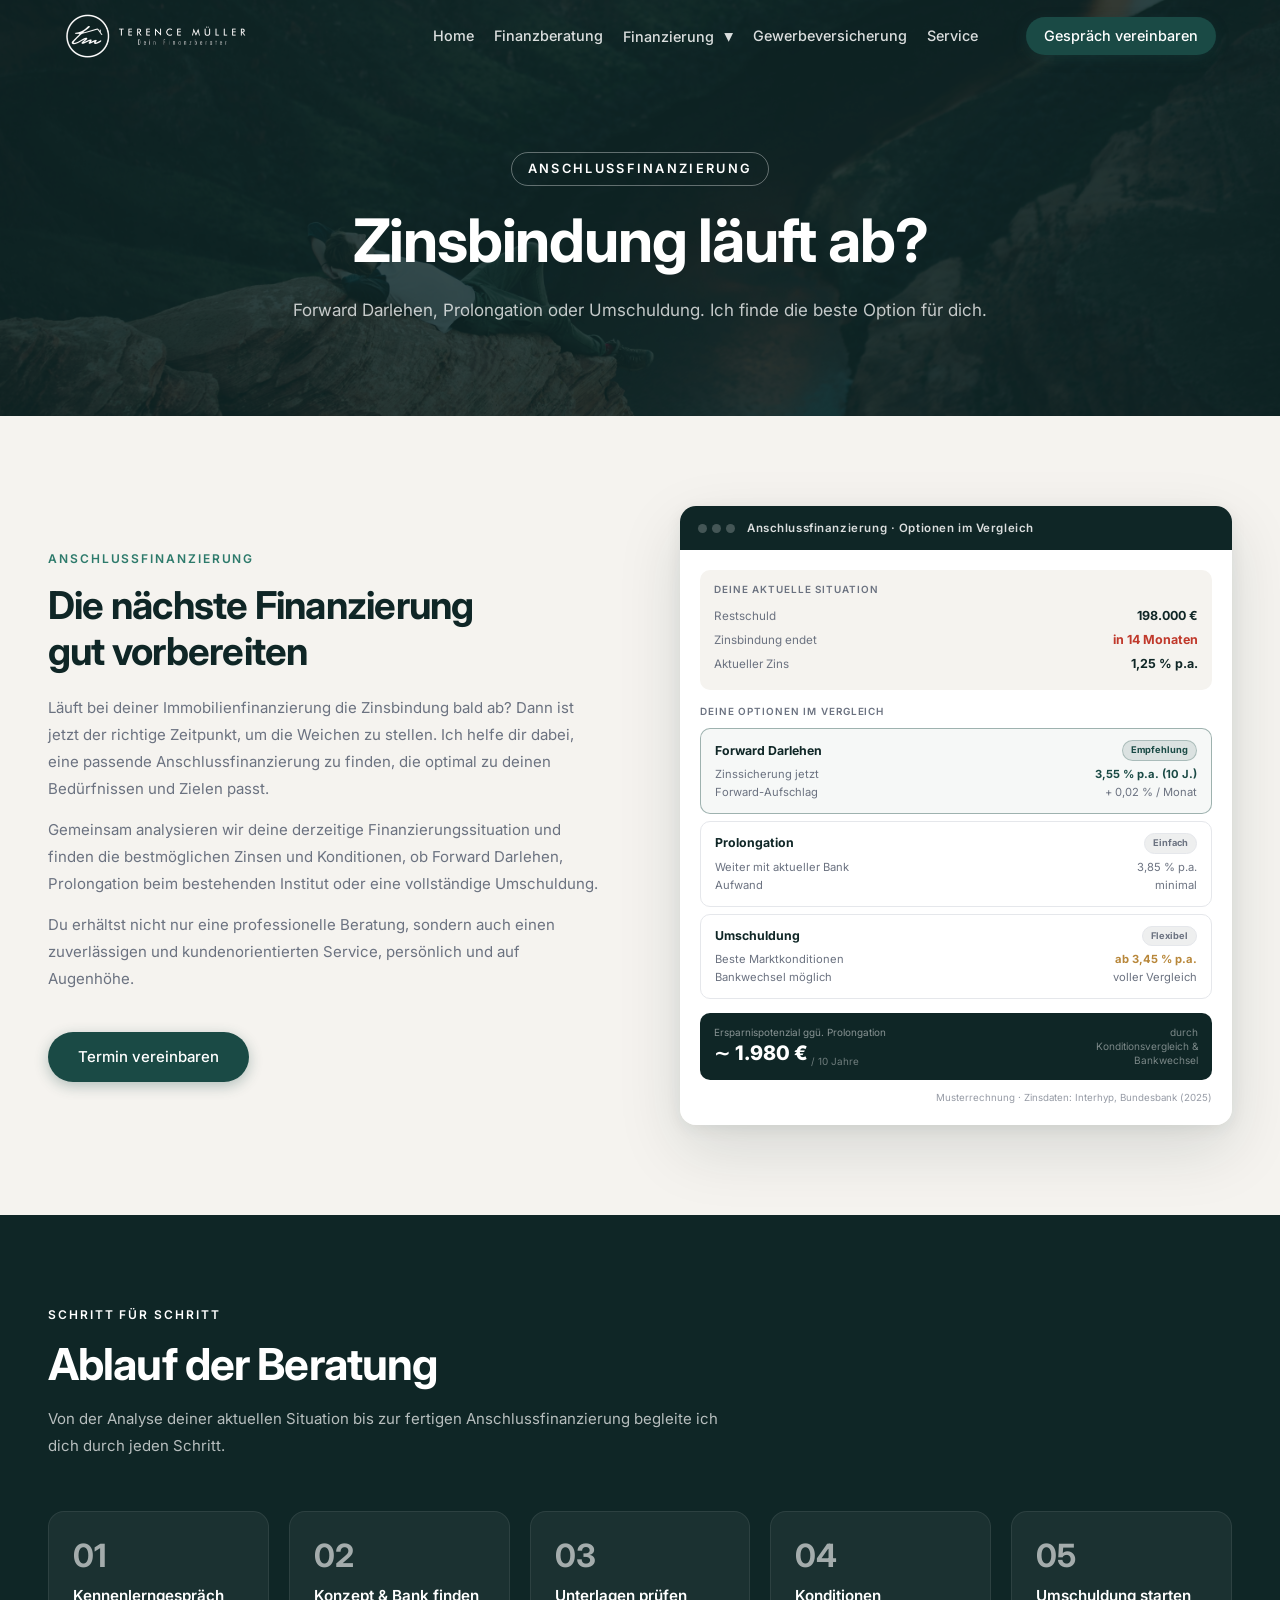
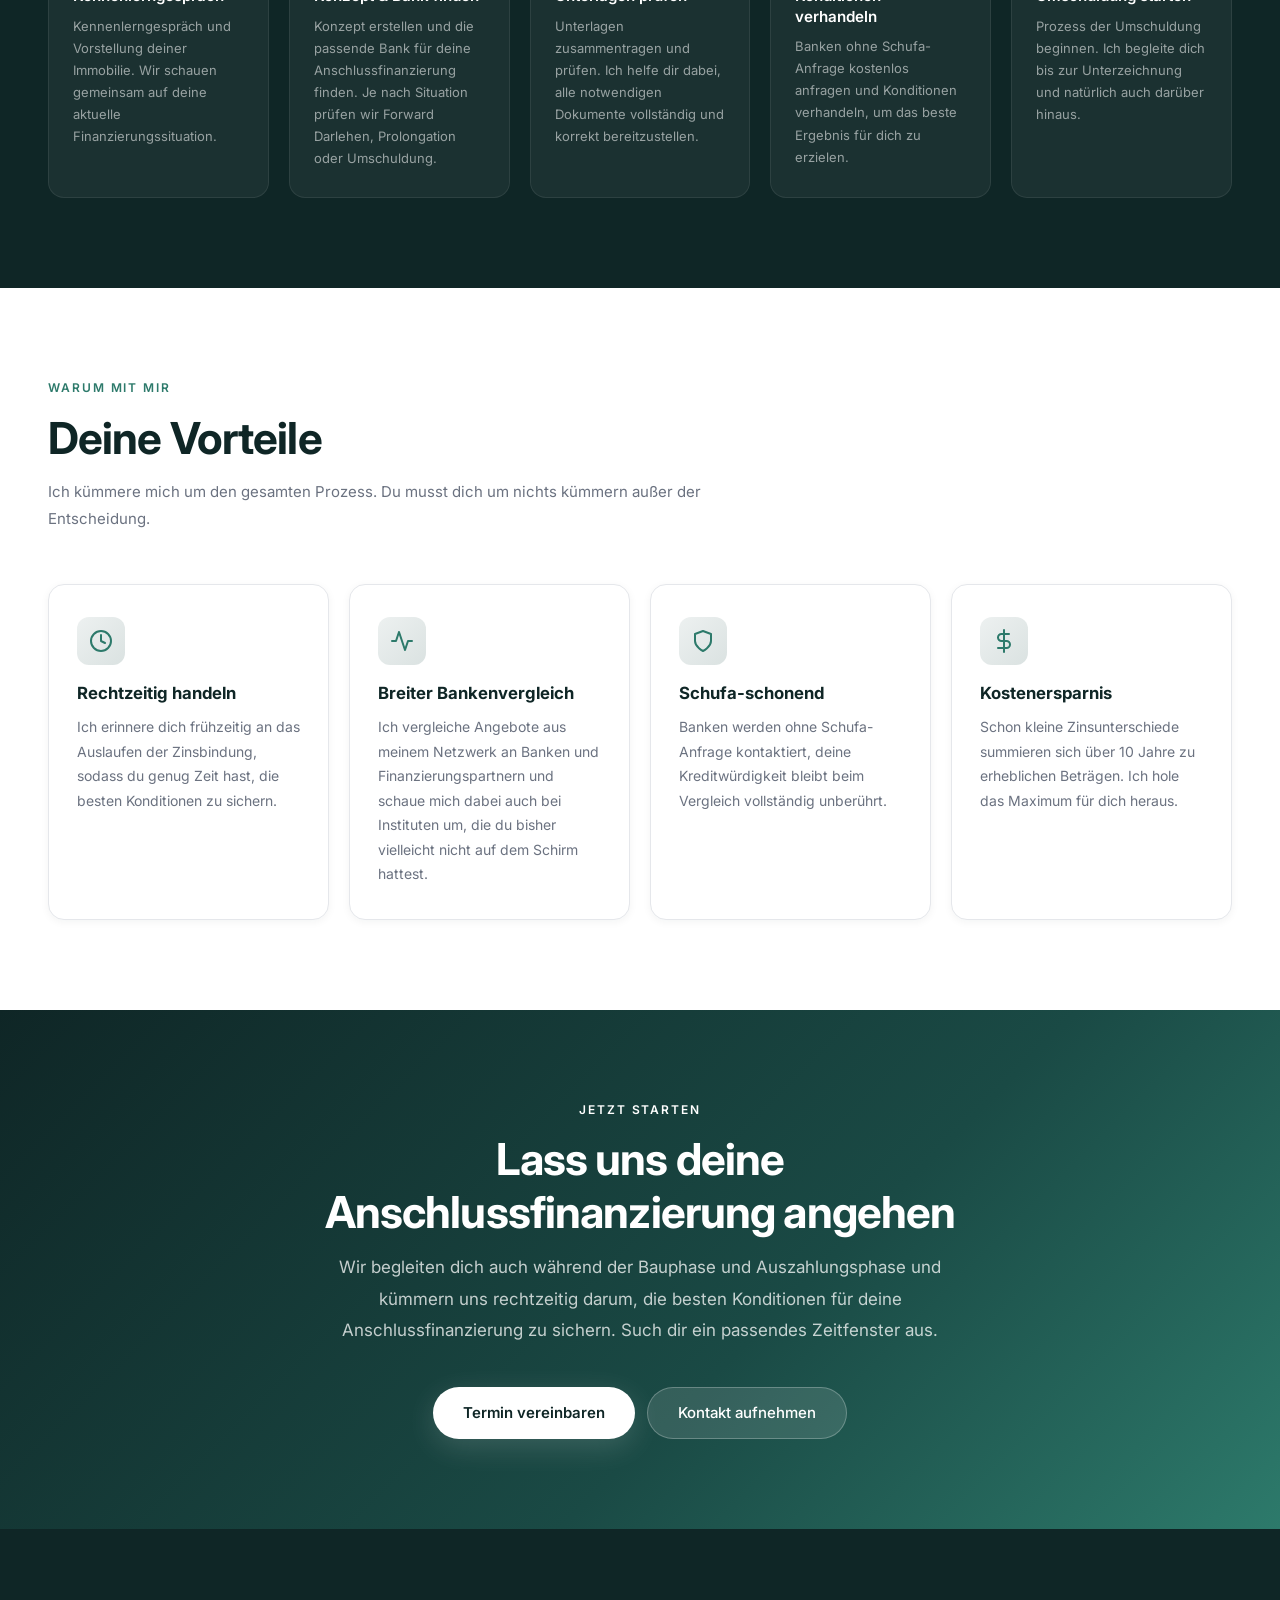
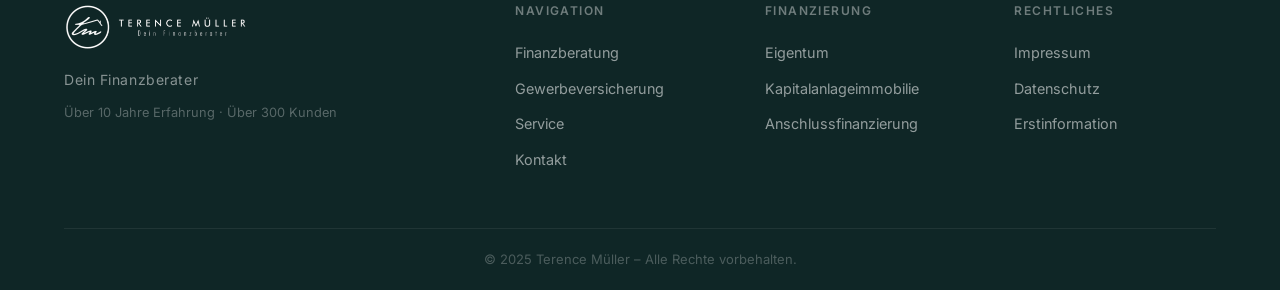
<file: anschlussfinanzierung.html>
<!DOCTYPE html>
<html lang="de">
<head>
  <meta charset="UTF-8" />
  <meta name="viewport" content="width=device-width, initial-scale=1.0" />
  <title>Anschlussfinanzierung – Finanzierung | Terence Müller</title>
  <meta name="description" content="Anschlussfinanzierung: Forward Darlehen, Prolongation oder Umschuldung – professionelle Beratung durch Terence Müller." />
  <link rel="preconnect" href="https://fonts.googleapis.com" />
  <link rel="preconnect" href="https://fonts.gstatic.com" crossorigin />
  <link href="https://fonts.googleapis.com/css2?family=Inter:wght@300;400;500;600;700&display=swap" rel="stylesheet" />
  <link rel="stylesheet" href="style.css" />
  <style>
    /* PAGE HERO */
    .page-hero {
      position: relative;
      background: var(--c-dark);
      padding: calc(var(--nav-h) + 80px) 24px 90px;
      overflow: hidden;
      text-align: center;
    }
    .page-hero::before {
      content: '';
      position: absolute; inset: 0;
      background: url('Bilder/Wallpaper.jpg') center/cover no-repeat;
      opacity: .18;
    }
    .page-hero__inner {
      position: relative; z-index: 2;
      max-width: 720px; margin: 0 auto;
    }
    .page-hero__eyebrow {
      display: inline-block;
      font-size: .8rem; font-weight: 600;
      letter-spacing: .18em; text-transform: uppercase;
      color: var(--c-gold); margin-bottom: 20px;
      padding: 6px 16px;
      border: 1px solid rgba(255,255,255,.35);
      border-radius: 50px;
    }
    .page-hero h1 {
      font-size: clamp(2.25rem, 5vw, 3.75rem);
      font-weight: 700; color: #fff;
      letter-spacing: -.02em; line-height: 1.15; margin-bottom: 20px;
    }
    .page-hero p { font-size: 1.0625rem; color: rgba(255,255,255,.75); line-height: 1.8; }

    /* === UNIFIED SECTION SYSTEM === */
    .gw-section { padding: 90px 0; }
    .gw-section--dark  { background: var(--c-dark); }
    .gw-section--light { background: var(--c-bg); }
    .gw-section--white { background: var(--c-bg-card); }

    .gw-inner { max-width: 1300px; margin: 0 auto; padding: 0 48px; }

    .gw-header { margin-bottom: 52px; max-width: 800px; }
    .gw-eyebrow {
      display: block; font-size: .75rem; font-weight: 600;
      letter-spacing: .16em; text-transform: uppercase; margin-bottom: 14px;
    }
    .gw-section--dark .gw-eyebrow  { color: var(--c-gold); }
    .gw-section--light .gw-eyebrow,
    .gw-section--white .gw-eyebrow { color: var(--c-teal-mid); }

    .gw-title {
      font-size: clamp(1.75rem, 3.5vw, 2.75rem);
      font-weight: 700; letter-spacing: -.02em; line-height: 1.2; margin-bottom: 14px;
    }
    .gw-section--dark .gw-title  { color: #fff; }
    .gw-section--light .gw-title,
    .gw-section--white .gw-title { color: var(--c-dark); }

    .gw-subtitle { font-size: .9375rem; line-height: 1.8; max-width: 680px; }
    .gw-section--dark .gw-subtitle  { color: rgba(255,255,255,.7); }
    .gw-section--light .gw-subtitle,
    .gw-section--white .gw-subtitle { color: var(--c-text-muted); }

    /* Grids */
    .gw-grid { display: grid; gap: 20px; }
    .gw-grid--4 { grid-template-columns: repeat(4, 1fr); }
    .gw-grid--3 { grid-template-columns: repeat(3, 1fr); }
    .gw-grid--2 { grid-template-columns: repeat(2, 1fr); }

    /* Base card */
    .gw-card {
      border-radius: var(--radius-md);
      padding: 32px 28px;
      position: relative; overflow: hidden;
      transition: transform var(--transition), border-color var(--transition), box-shadow var(--transition);
    }
    .gw-card::before {
      content: '';
      position: absolute; bottom: 0; left: 0; right: 0; height: 3px;
      transform: scaleX(0); transform-origin: left;
      transition: transform var(--transition);
    }
    .gw-card:hover { transform: translateY(-4px); }
    .gw-card:hover::before { transform: scaleX(1); }
    .gw-card__icon {
      width: 48px; height: 48px; border-radius: 12px;
      display: flex; align-items: center; justify-content: center;
      margin-bottom: 18px;
    }
    .gw-card__icon svg { width: 24px; height: 24px; }
    .gw-card h3 { font-size: 1.05rem; font-weight: 700; margin-bottom: 10px; line-height: 1.3; }
    .gw-card p  { font-size: .875rem; line-height: 1.75; }

    /* Dark section cards */
    .gw-section--dark .gw-card {
      background: rgba(255,255,255,.05);
      border: 1px solid rgba(255,255,255,.08);
    }
    .gw-section--dark .gw-card:hover { border-color: rgba(255,255,255,.3); }
    .gw-section--dark .gw-card::before { background: linear-gradient(90deg, var(--c-teal-mid), var(--c-gold)); }
    .gw-section--dark .gw-card__icon  { background: rgba(255,255,255,.12); }
    .gw-section--dark .gw-card__icon svg { color: var(--c-gold); }
    .gw-section--dark .gw-card h3 { color: #fff; }
    .gw-section--dark .gw-card p  { color: rgba(255,255,255,.6); }

    /* Light / white section cards */
    .gw-section--light .gw-card,
    .gw-section--white .gw-card {
      background: var(--c-bg-card);
      border: 1px solid var(--c-border);
      box-shadow: 0 2px 8px rgba(15,38,38,.05);
    }
    .gw-section--light .gw-card:hover,
    .gw-section--white .gw-card:hover { box-shadow: var(--shadow-lg); }
    .gw-section--light .gw-card::before,
    .gw-section--white .gw-card::before { background: linear-gradient(90deg, var(--c-teal), var(--c-gold)); }
    .gw-section--light .gw-card__icon,
    .gw-section--white .gw-card__icon { background: linear-gradient(135deg, rgba(26,74,69,.08), rgba(26,74,69,.16)); }
    .gw-section--light .gw-card__icon svg,
    .gw-section--white .gw-card__icon svg { color: var(--c-teal-mid); }
    .gw-section--light .gw-card h3,
    .gw-section--white .gw-card h3 { color: var(--c-dark); }
    .gw-section--light .gw-card p,
    .gw-section--white .gw-card p  { color: var(--c-text-muted); }

    /* Actions */
    .gw-actions { display: flex; gap: 12px; margin-top: 40px; flex-wrap: wrap; }

    /* Split layout */
    .split-row {
      display: grid;
      grid-template-columns: 1fr 1fr;
      gap: 80px;
      align-items: center;
    }
    .split-row--reversed { direction: rtl; }
    .split-row--reversed > * { direction: ltr; }

    .split-text .split-eyebrow {
      font-size: .75rem; font-weight: 600;
      letter-spacing: .16em; text-transform: uppercase;
      margin-bottom: 14px; display: block;
    }
    .gw-section--light .split-eyebrow,
    .gw-section--white .split-eyebrow { color: var(--c-teal-mid); }
    .gw-section--dark .split-eyebrow  { color: var(--c-gold); }

    .split-text h2 {
      font-size: clamp(1.75rem, 3vw, 2.5rem);
      font-weight: 700; letter-spacing: -.02em;
      line-height: 1.2; margin-bottom: 20px;
    }
    .gw-section--light .split-text h2,
    .gw-section--white .split-text h2 { color: var(--c-dark); }
    .gw-section--dark .split-text h2  { color: #fff; }

    .split-text p { font-size: .9375rem; line-height: 1.8; margin-bottom: 14px; }
    .gw-section--light .split-text p,
    .gw-section--white .split-text p { color: var(--c-text-muted); }
    .gw-section--dark .split-text p  { color: rgba(255,255,255,.7); }

    /* Mockup shared */
    .split-visual.mockup {
      background: none !important;
      border: none !important;
      padding: 0;
      align-items: stretch;
      display: flex;
    }
    .mock-card {
      width: 100%;
      border-radius: 16px;
      overflow: hidden;
      box-shadow: 0 24px 64px rgba(15,38,38,.13), 0 4px 16px rgba(15,38,38,.07);
      font-size: .8125rem;
    }
    .mock-header {
      display: flex; align-items: center; gap: 8px;
      padding: 13px 18px;
    }
    .mock-header__dots { display: flex; gap: 5px; }
    .mock-header__dots span {
      width: 9px; height: 9px; border-radius: 50%;
      background: rgba(255,255,255,.22);
    }
    .mock-header__title {
      font-size: .72rem; font-weight: 600;
      color: rgba(255,255,255,.85); letter-spacing: .05em;
      margin-left: 4px;
    }
    .mock-body { padding: 20px; background: #fff; }

    /* ── Mockup: Anschlussfinanzierung-Vergleich ── */
    .mock--anschluss .mock-header { background: var(--c-dark); }

    .ans-status-wrap {
      background: var(--c-bg);
      border-radius: 10px; padding: 12px 14px; margin-bottom: 14px;
    }
    .ans-status-label {
      font-size: .62rem; font-weight: 600; text-transform: uppercase;
      letter-spacing: .09em; color: var(--c-text-muted); margin-bottom: 8px;
    }
    .ans-status-row {
      display: flex; justify-content: space-between; align-items: center;
      margin-bottom: 4px;
    }
    .ans-status-row__key { font-size: .73rem; color: var(--c-text-muted); }
    .ans-status-row__val { font-size: .78rem; font-weight: 700; color: var(--c-dark); }
    .ans-status-row__val--alert { color: #c0392b; }

    .ans-options-label {
      font-size: .62rem; font-weight: 600; text-transform: uppercase;
      letter-spacing: .09em; color: var(--c-text-muted); margin: 14px 0 8px;
    }
    .ans-options { display: flex; flex-direction: column; gap: 7px; }
    .ans-option {
      border-radius: 10px; padding: 11px 14px;
      border: 1px solid var(--c-border);
      position: relative;
    }
    .ans-option--active {
      border-color: rgba(26,74,69,.4);
      background: rgba(26,74,69,.04);
    }
    .ans-option__top {
      display: flex; justify-content: space-between; align-items: center;
      margin-bottom: 5px;
    }
    .ans-option__name { font-size: .77rem; font-weight: 700; color: var(--c-dark); }
    .ans-option__badge {
      font-size: .58rem; font-weight: 700; padding: 2px 8px;
      border-radius: 99px;
    }
    .ans-option__badge--best {
      background: rgba(26,74,69,.12); color: var(--c-teal);
      border: 1px solid rgba(26,74,69,.25);
    }
    .ans-option__badge--neutral {
      background: rgba(15,38,38,.07); color: var(--c-text-muted);
      border: 1px solid var(--c-border);
    }
    .ans-option__row {
      display: flex; justify-content: space-between;
      font-size: .7rem; color: var(--c-text-muted);
    }
    .ans-option__row strong { color: var(--c-dark); font-weight: 600; }
    .ans-option__row .gold { color: #b8873a; font-weight: 700; }
    .ans-option__row .teal { color: var(--c-teal); font-weight: 700; }

    .ans-savings-box {
      display: flex; align-items: center; justify-content: space-between;
      background: var(--c-dark); border-radius: 10px; padding: 12px 14px; margin-top: 14px;
    }
    .ans-savings-box__left {}
    .ans-savings-lbl { font-size: .62rem; color: rgba(255,255,255,.5); margin-bottom: 2px; }
    .ans-savings-val { font-size: 1.25rem; font-weight: 800; color: var(--c-gold); line-height: 1; }
    .ans-savings-val sub { font-size: .62rem; font-weight: 400; color: rgba(255,255,255,.4); }
    .ans-savings-note { font-size: .63rem; color: rgba(255,255,255,.45); max-width: 110px; text-align: right; line-height: 1.4; }
    .ans-source {
      font-size: .61rem; color: var(--c-text-muted);
      margin-top: 10px; text-align: right; opacity: .7;
    }

    /* Numbered steps */
    .steps-grid {
      display: grid;
      grid-template-columns: repeat(5, 1fr);
      gap: 20px;
    }
    .step-card {
      border-radius: var(--radius-md);
      padding: 28px 24px;
      background: rgba(255,255,255,.05);
      border: 1px solid rgba(255,255,255,.08);
      position: relative;
      transition: transform var(--transition), border-color var(--transition);
    }
    .step-card:hover { transform: translateY(-4px); border-color: rgba(255,255,255,.3); }
    .step-num {
      font-size: 2rem; font-weight: 700;
      color: var(--c-gold); opacity: .6;
      line-height: 1; margin-bottom: 14px;
    }
    .step-card h3 { font-size: .95rem; font-weight: 600; color: #fff; margin-bottom: 8px; line-height: 1.35; }
    .step-card p  { font-size: .8125rem; color: rgba(255,255,255,.55); line-height: 1.7; }

    /* Gradient CTA */
    .gw-section--gradient { position: relative; }
    .gw-section--gradient::before {
      content: '';
      position: absolute; inset: 0;
      background: linear-gradient(135deg, var(--c-dark) 0%, var(--c-teal) 60%, var(--c-teal-mid) 100%);
      z-index: 0;
    }
    .gw-section--gradient .cta-inner { position: relative; z-index: 1; }
    .gw-section--gradient .gw-eyebrow { color: var(--c-gold); }
    .gw-section--gradient .gw-title   { color: #fff; }
    .gw-section--gradient .cta-inner p { color: rgba(255,255,255,.75); }
    .cta-inner { max-width: 640px; text-align: center; margin: 0 auto; }
    .cta-inner p { font-size: 1.0625rem; line-height: 1.85; margin-bottom: 36px; }

    /* Responsive */
    @media (max-width: 1023px) {
      .gw-grid--4 { grid-template-columns: repeat(2, 1fr); }
      .steps-grid { grid-template-columns: repeat(3, 1fr); }
    }

    /* ── Mobile (≤ 767px) ── */
    @media (max-width: 767px) {
      .page-hero { padding: calc(var(--nav-h) + 40px) 20px 56px; }
      .gw-section { padding: 60px 0; }
      .gw-inner { padding: 0 20px; }
      .gw-header { margin-bottom: 32px; }
      .split-row { grid-template-columns: 1fr; gap: 36px; padding: 0 20px; }
      .split-row--reversed { direction: ltr; }
      .steps-grid { grid-template-columns: 1fr; }
      .gw-actions { flex-direction: column; align-items: stretch; }
      .gw-actions .btn { justify-content: center; }
      .cta-inner { padding: 0 16px; }
    }

    @media (max-width: 480px) {
      .gw-grid--4,
      .gw-grid--3,
      .gw-grid--2 { grid-template-columns: 1fr; }
    }
  </style>
</head>
<body>

  <!-- NAVIGATION -->
  <nav class="nav" id="navbar">
    <div class="nav__inner">
      <a href="index.html" class="nav__logo">
        <img src="Bilder/Logo.png" alt="Terence Müller Logo" class="nav__logo-img" />
      </a>
      <ul class="nav__links">
        <li><a href="index.html">Home</a></li>
        <li><a href="finanzberatung.html">Finanzberatung</a></li>
        <li class="nav__has-dropdown">
          <a href="eigentum.html">Finanzierung <span class="nav__chevron">▾</span></a>
          <ul class="nav__dropdown">
            <li><a href="eigentum.html">Eigentum</a></li>
            <li><a href="kapitalanlage.html">Kapitalanlageimmobilie</a></li>
            <li><a href="anschlussfinanzierung.html">Anschlussfinanzierung</a></li>
          </ul>
        </li>
        <li><a href="gewerbeversicherung.html">Gewerbeversicherung</a></li>
        <li><a href="service.html">Service</a></li>
      </ul>
      <a href="index.html#kontakt" class="btn btn--primary nav__cta">Gespräch vereinbaren</a>
      <button class="nav__burger" id="burger" aria-label="Menü öffnen">
        <span></span><span></span><span></span>
      </button>
    </div>
  </nav>
  <div class="nav__mobile" id="mobileMenu">
      <ul>
        <li><a href="index.html" class="mobile-link">Home</a></li>
        <li><a href="finanzberatung.html" class="mobile-link">Finanzberatung</a></li>
        <li class="nav__mobile-group">
          <a href="#" class="mobile-link mobile-link--parent">Finanzierung</a>
          <ul class="nav__mobile-sub">
            <li><a href="eigentum.html" class="mobile-link mobile-link--sub">Eigentum</a></li>
            <li><a href="kapitalanlage.html" class="mobile-link mobile-link--sub">Kapitalanlageimmobilie</a></li>
            <li><a href="anschlussfinanzierung.html" class="mobile-link mobile-link--sub">Anschlussfinanzierung</a></li>
          </ul>
        </li>
        <li><a href="gewerbeversicherung.html" class="mobile-link">Gewerbeversicherung</a></li>
        <li><a href="service.html" class="mobile-link">Service</a></li>
        <li><a href="index.html#kontakt" class="btn btn--primary mobile-link">Gespräch vereinbaren</a></li>
      </ul>
  </div>

  <!-- PAGE HERO -->
  <section class="page-hero">
    <div class="page-hero__inner">
      <span class="page-hero__eyebrow">Anschlussfinanzierung</span>
      <h1>Zinsbindung<br class="mobile-br"> läuft ab?</h1>
      <p>Forward Darlehen, Prolongation oder Umschuldung. Ich finde die beste Option für dich.</p>
    </div>
  </section>

  <!-- INTRO + MOCKUP SPLIT -->
  <section class="gw-section gw-section--light">
    <div class="gw-inner">
      <div class="split-row">
        <div class="split-text">
          <span class="split-eyebrow">Anschlussfinanzierung</span>
          <h2>Die nächste Finanzierung<br>gut vorbereiten</h2>
          <p>Läuft bei deiner Immobilienfinanzierung die Zinsbindung bald ab? Dann ist jetzt der richtige Zeitpunkt, um die Weichen zu stellen. Ich helfe dir dabei, eine passende Anschlussfinanzierung zu finden, die optimal zu deinen Bedürfnissen und Zielen passt.</p>
          <p>Gemeinsam analysieren wir deine derzeitige Finanzierungssituation und finden die bestmöglichen Zinsen und Konditionen, ob Forward Darlehen, Prolongation beim bestehenden Institut oder eine vollständige Umschuldung.</p>
          <p>Du erhältst nicht nur eine professionelle Beratung, sondern auch einen zuverlässigen und kundenorientierten Service, persönlich und auf Augenhöhe.</p>
          <div class="gw-actions">
            <a href="http://anschlussfinanzierung.terence-mueller.de" target="_blank" class="btn btn--primary">Termin vereinbaren</a>
          </div>
        </div>
        <div class="split-visual mockup">
          <div class="mock-card mock--anschluss">
            <div class="mock-header">
              <div class="mock-header__dots"><span></span><span></span><span></span></div>
              <span class="mock-header__title">Anschlussfinanzierung · Optionen im Vergleich</span>
            </div>
            <div class="mock-body">
              <div class="ans-status-wrap">
                <p class="ans-status-label">Deine aktuelle Situation</p>
                <div class="ans-status-row">
                  <span class="ans-status-row__key">Restschuld</span>
                  <span class="ans-status-row__val">198.000 €</span>
                </div>
                <div class="ans-status-row">
                  <span class="ans-status-row__key">Zinsbindung endet</span>
                  <span class="ans-status-row__val ans-status-row__val--alert">in 14 Monaten</span>
                </div>
                <div class="ans-status-row">
                  <span class="ans-status-row__key">Aktueller Zins</span>
                  <span class="ans-status-row__val">1,25 % p.a.</span>
                </div>
              </div>

              <p class="ans-options-label">Deine Optionen im Vergleich</p>
              <div class="ans-options">

                <div class="ans-option ans-option--active">
                  <div class="ans-option__top">
                    <span class="ans-option__name">Forward Darlehen</span>
                    <span class="ans-option__badge ans-option__badge--best">Empfehlung</span>
                  </div>
                  <div class="ans-option__row">
                    <span>Zinssicherung jetzt</span>
                    <span class="teal">3,55 % p.a. (10 J.)</span>
                  </div>
                  <div class="ans-option__row">
                    <span>Forward-Aufschlag</span>
                    <span>+ 0,02 % / Monat</span>
                  </div>
                </div>

                <div class="ans-option">
                  <div class="ans-option__top">
                    <span class="ans-option__name">Prolongation</span>
                    <span class="ans-option__badge ans-option__badge--neutral">Einfach</span>
                  </div>
                  <div class="ans-option__row">
                    <span>Weiter mit aktueller Bank</span>
                    <span>3,85 % p.a.</span>
                  </div>
                  <div class="ans-option__row">
                    <span>Aufwand</span>
                    <span>minimal</span>
                  </div>
                </div>

                <div class="ans-option">
                  <div class="ans-option__top">
                    <span class="ans-option__name">Umschuldung</span>
                    <span class="ans-option__badge ans-option__badge--neutral">Flexibel</span>
                  </div>
                  <div class="ans-option__row">
                    <span>Beste Marktkonditionen</span>
                    <span class="gold">ab 3,45 % p.a.</span>
                  </div>
                  <div class="ans-option__row">
                    <span>Bankwechsel möglich</span>
                    <span>voller Vergleich</span>
                  </div>
                </div>

              </div>

              <div class="ans-savings-box">
                <div class="ans-savings-box__left">
                  <div class="ans-savings-lbl">Ersparnispotenzial ggü. Prolongation</div>
                  <div class="ans-savings-val">∼ 1.980 €<sub> / 10 Jahre</sub></div>
                </div>
                <div class="ans-savings-note">durch Konditionsvergleich &amp; Bankwechsel</div>
              </div>
              <p class="ans-source">Musterrechnung · Zinsdaten: Interhyp, Bundesbank (2025)</p>
            </div>
          </div>
        </div>
      </div>
    </div>
  </section>

  <!-- ABLAUF DER BERATUNG -->
  <section class="gw-section gw-section--dark">
    <div class="gw-inner">
      <div class="gw-header">
        <span class="gw-eyebrow">Schritt für Schritt</span>
        <h2 class="gw-title">Ablauf der Beratung</h2>
        <p class="gw-subtitle">Von der Analyse deiner aktuellen Situation bis zur fertigen Anschlussfinanzierung begleite ich dich durch jeden Schritt.</p>
      </div>
      <div class="steps-grid">
        <div class="step-card">
          <div class="step-num">01</div>
          <h3>Kennenlerngespräch</h3>
          <p>Kennenlerngespräch und Vorstellung deiner Immobilie. Wir schauen gemeinsam auf deine aktuelle Finanzierungssituation.</p>
        </div>
        <div class="step-card">
          <div class="step-num">02</div>
          <h3>Konzept &amp; Bank finden</h3>
          <p>Konzept erstellen und die passende Bank für deine Anschlussfinanzierung finden. Je nach Situation prüfen wir Forward Darlehen, Prolongation oder Umschuldung.</p>
        </div>
        <div class="step-card">
          <div class="step-num">03</div>
          <h3>Unterlagen prüfen</h3>
          <p>Unterlagen zusammentragen und prüfen. Ich helfe dir dabei, alle notwendigen Dokumente vollständig und korrekt bereitzustellen.</p>
        </div>
        <div class="step-card">
          <div class="step-num">04</div>
          <h3>Konditionen verhandeln</h3>
          <p>Banken ohne Schufa-Anfrage kostenlos anfragen und Konditionen verhandeln, um das beste Ergebnis für dich zu erzielen.</p>
        </div>
        <div class="step-card">
          <div class="step-num">05</div>
          <h3>Umschuldung starten</h3>
          <p>Prozess der Umschuldung beginnen. Ich begleite dich bis zur Unterzeichnung und natürlich auch darüber hinaus.</p>
        </div>
      </div>
    </div>
  </section>

  <!-- DEINE VORTEILE -->
  <section class="gw-section gw-section--white">
    <div class="gw-inner">
      <div class="gw-header">
        <span class="gw-eyebrow">Warum mit mir</span>
        <h2 class="gw-title">Deine Vorteile</h2>
        <p class="gw-subtitle">Ich kümmere mich um den gesamten Prozess. Du musst dich um nichts kümmern außer der Entscheidung.</p>
      </div>
      <div class="gw-grid gw-grid--4">

        <div class="gw-card">
          <div class="gw-card__icon">
            <svg viewBox="0 0 24 24" fill="none" stroke="currentColor" stroke-width="2" stroke-linecap="round" stroke-linejoin="round">
              <circle cx="12" cy="12" r="10"/><path d="M12 6v6l4 2"/>
            </svg>
          </div>
          <h3>Rechtzeitig handeln</h3>
          <p>Ich erinnere dich frühzeitig an das Auslaufen der Zinsbindung, sodass du genug Zeit hast, die besten Konditionen zu sichern.</p>
        </div>

        <div class="gw-card">
          <div class="gw-card__icon">
            <svg viewBox="0 0 24 24" fill="none" stroke="currentColor" stroke-width="2" stroke-linecap="round" stroke-linejoin="round">
              <polyline points="22 12 18 12 15 21 9 3 6 12 2 12"/>
            </svg>
          </div>
          <h3>Breiter Bankenvergleich</h3>
          <p>Ich vergleiche Angebote aus meinem Netzwerk an Banken und Finanzierungspartnern und schaue mich dabei auch bei Instituten um, die du bisher vielleicht nicht auf dem Schirm hattest.</p>
        </div>

        <div class="gw-card">
          <div class="gw-card__icon">
            <svg viewBox="0 0 24 24" fill="none" stroke="currentColor" stroke-width="2" stroke-linecap="round" stroke-linejoin="round">
              <path d="M12 22s8-4 8-10V5l-8-3-8 3v7c0 6 8 10 8 10z"/>
            </svg>
          </div>
          <h3>Schufa-schonend</h3>
          <p>Banken werden ohne Schufa-Anfrage kontaktiert, deine Kreditwürdigkeit bleibt beim Vergleich vollständig unberührt.</p>
        </div>

        <div class="gw-card">
          <div class="gw-card__icon">
            <svg viewBox="0 0 24 24" fill="none" stroke="currentColor" stroke-width="2" stroke-linecap="round" stroke-linejoin="round">
              <line x1="12" y1="1" x2="12" y2="23"/>
              <path d="M17 5H9.5a3.5 3.5 0 0 0 0 7h5a3.5 3.5 0 0 1 0 7H6"/>
            </svg>
          </div>
          <h3>Kostenersparnis</h3>
          <p>Schon kleine Zinsunterschiede summieren sich über 10 Jahre zu erheblichen Beträgen. Ich hole das Maximum für dich heraus.</p>
        </div>

      </div>
    </div>
  </section>

  <!-- CTA -->
  <section class="gw-section gw-section--gradient" style="padding: 90px 0;">
    <div class="gw-inner">
      <div class="cta-inner">
        <span class="gw-eyebrow">Jetzt starten</span>
        <h2 class="gw-title">Lass uns deine Anschlussfinanzierung angehen</h2>
        <p>Wir begleiten dich auch während der Bauphase und Auszahlungsphase und kümmern uns rechtzeitig darum, die besten Konditionen für deine Anschlussfinanzierung zu sichern. Such dir ein passendes Zeitfenster aus.</p>
        <div class="gw-actions" style="justify-content:center;">
          <a href="http://anschlussfinanzierung.terence-mueller.de" target="_blank" class="btn btn--gold">Termin vereinbaren</a>
          <a href="index.html#kontakt" class="btn" style="background:rgba(255,255,255,.12);color:#fff;border:1px solid rgba(255,255,255,.25);">Kontakt aufnehmen</a>
        </div>
      </div>
    </div>
  </section>

  <!-- FOOTER -->
  <footer class="footer">
    <div class="container">
      <div class="footer__grid">
        <div class="footer__brand">
          <div class="footer__logo">
            <img src="Bilder/Logo.png" alt="Terence Müller Logo" class="nav__logo-img" />
          </div>
          <p class="footer__tagline">Dein Finanzberater</p>
          <p class="footer__copy">Über 10 Jahre Erfahrung · Über 300 Kunden</p>
        </div>
        <div class="footer__links">
          <h4>Navigation</h4>
          <ul>
            <li><a href="finanzberatung.html">Finanzberatung</a></li>
            <li><a href="gewerbeversicherung.html">Gewerbeversicherung</a></li>
            <li><a href="service.html">Service</a></li>
            <li><a href="index.html#kontakt">Kontakt</a></li>
          </ul>
        </div>
        <div class="footer__links">
          <h4>Finanzierung</h4>
          <ul>
            <li><a href="eigentum.html">Eigentum</a></li>
            <li><a href="kapitalanlage.html">Kapitalanlageimmobilie</a></li>
            <li><a href="anschlussfinanzierung.html">Anschlussfinanzierung</a></li>
          </ul>
        </div>
        <div class="footer__links">
          <h4>Rechtliches</h4>
          <ul>
            <li><a href="impressum.html">Impressum</a></li>
            <li><a href="#">Datenschutz</a></li>
            <li><a href="#">Erstinformation</a></li>
          </ul>
        </div>
      </div>
      <div class="footer__bottom">
        <p>© 2025 Terence Müller – Alle Rechte vorbehalten.</p>
      </div>
    </div>
  </footer>

  <script src="script.js"></script>
</body>
</html>
</file>
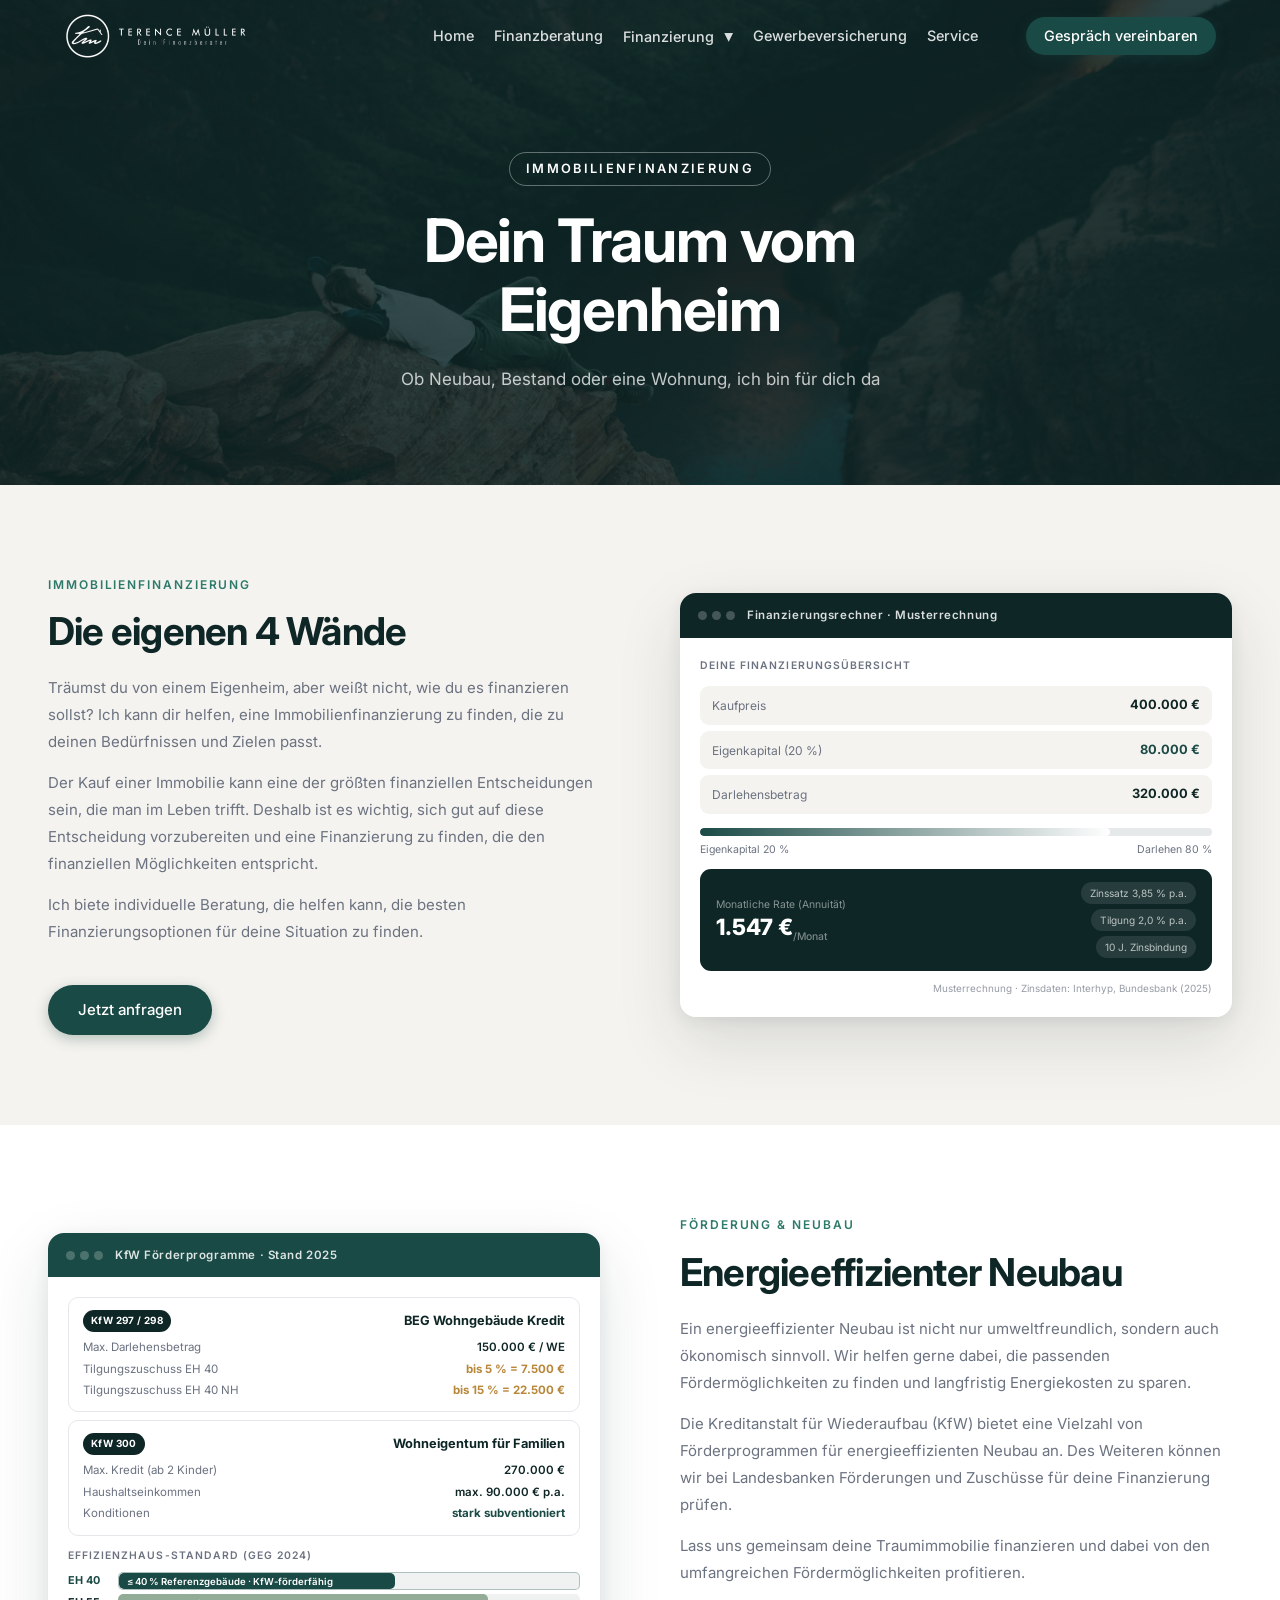
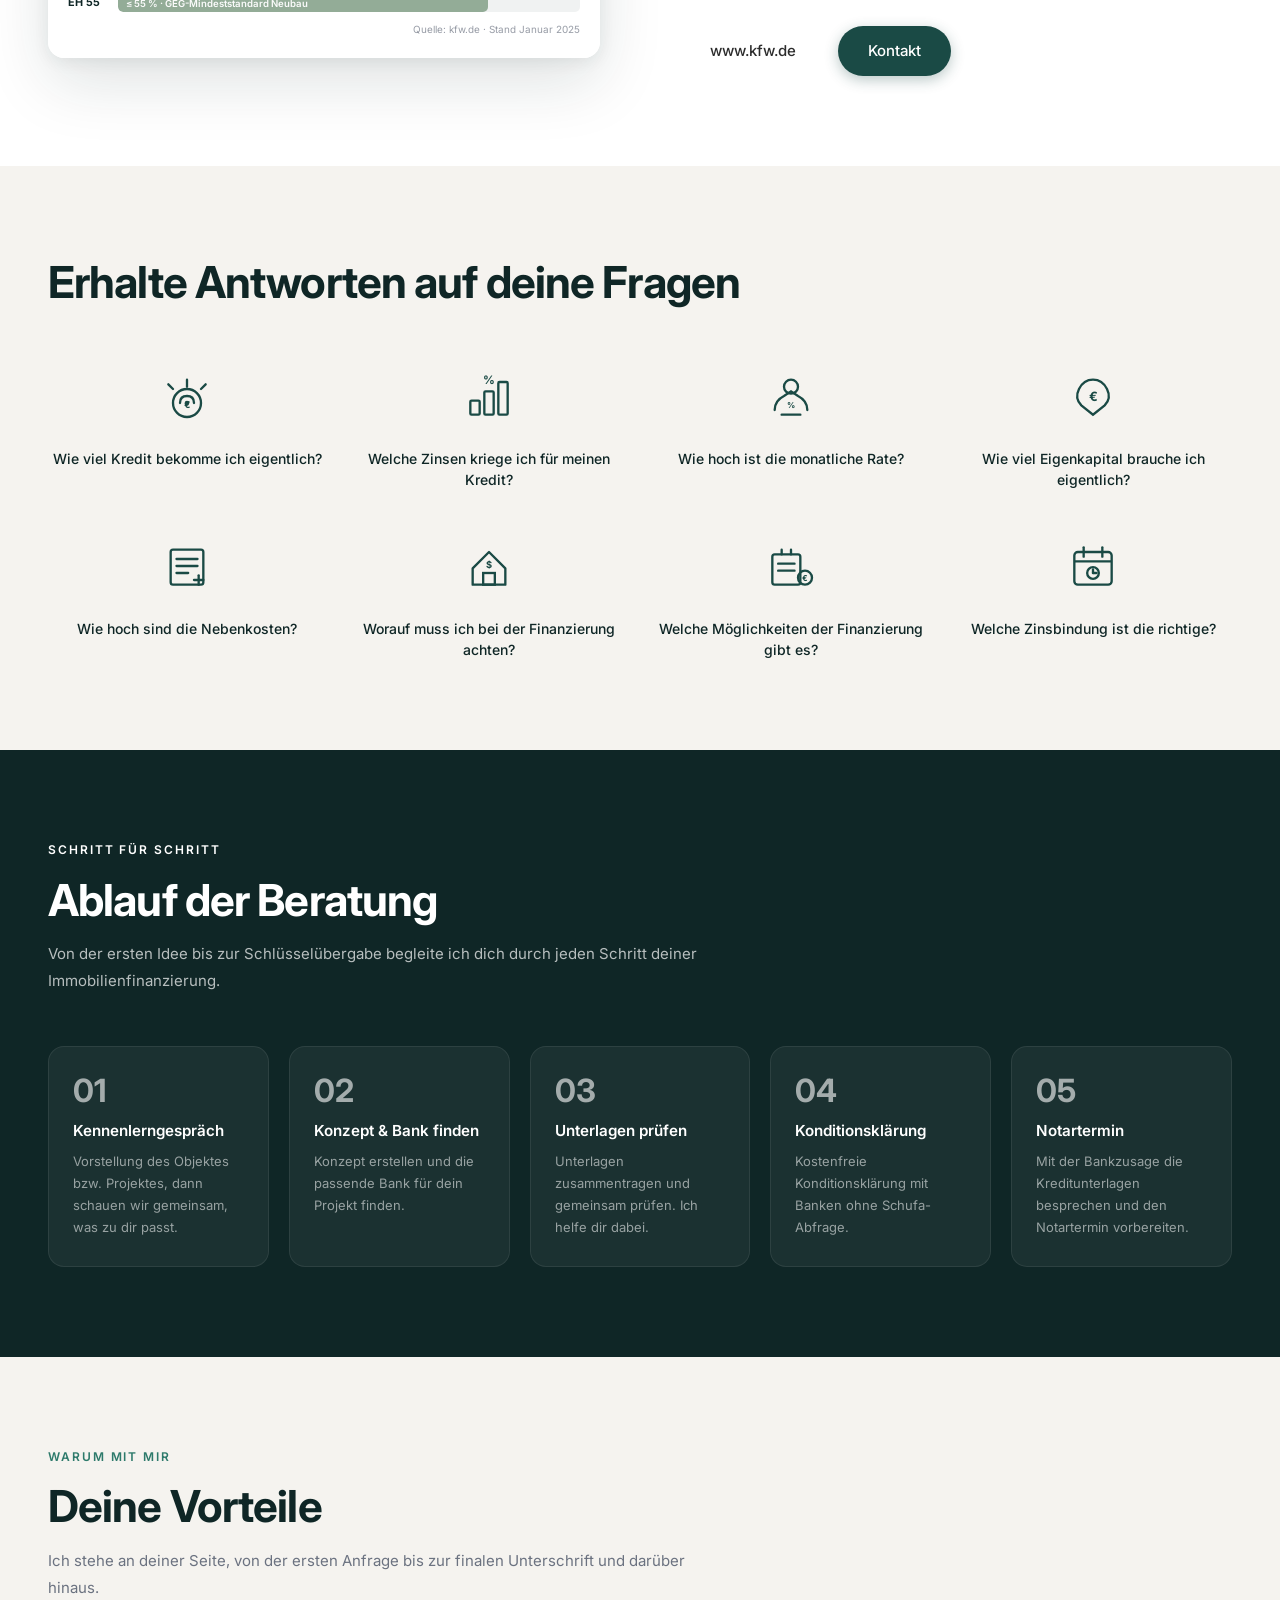
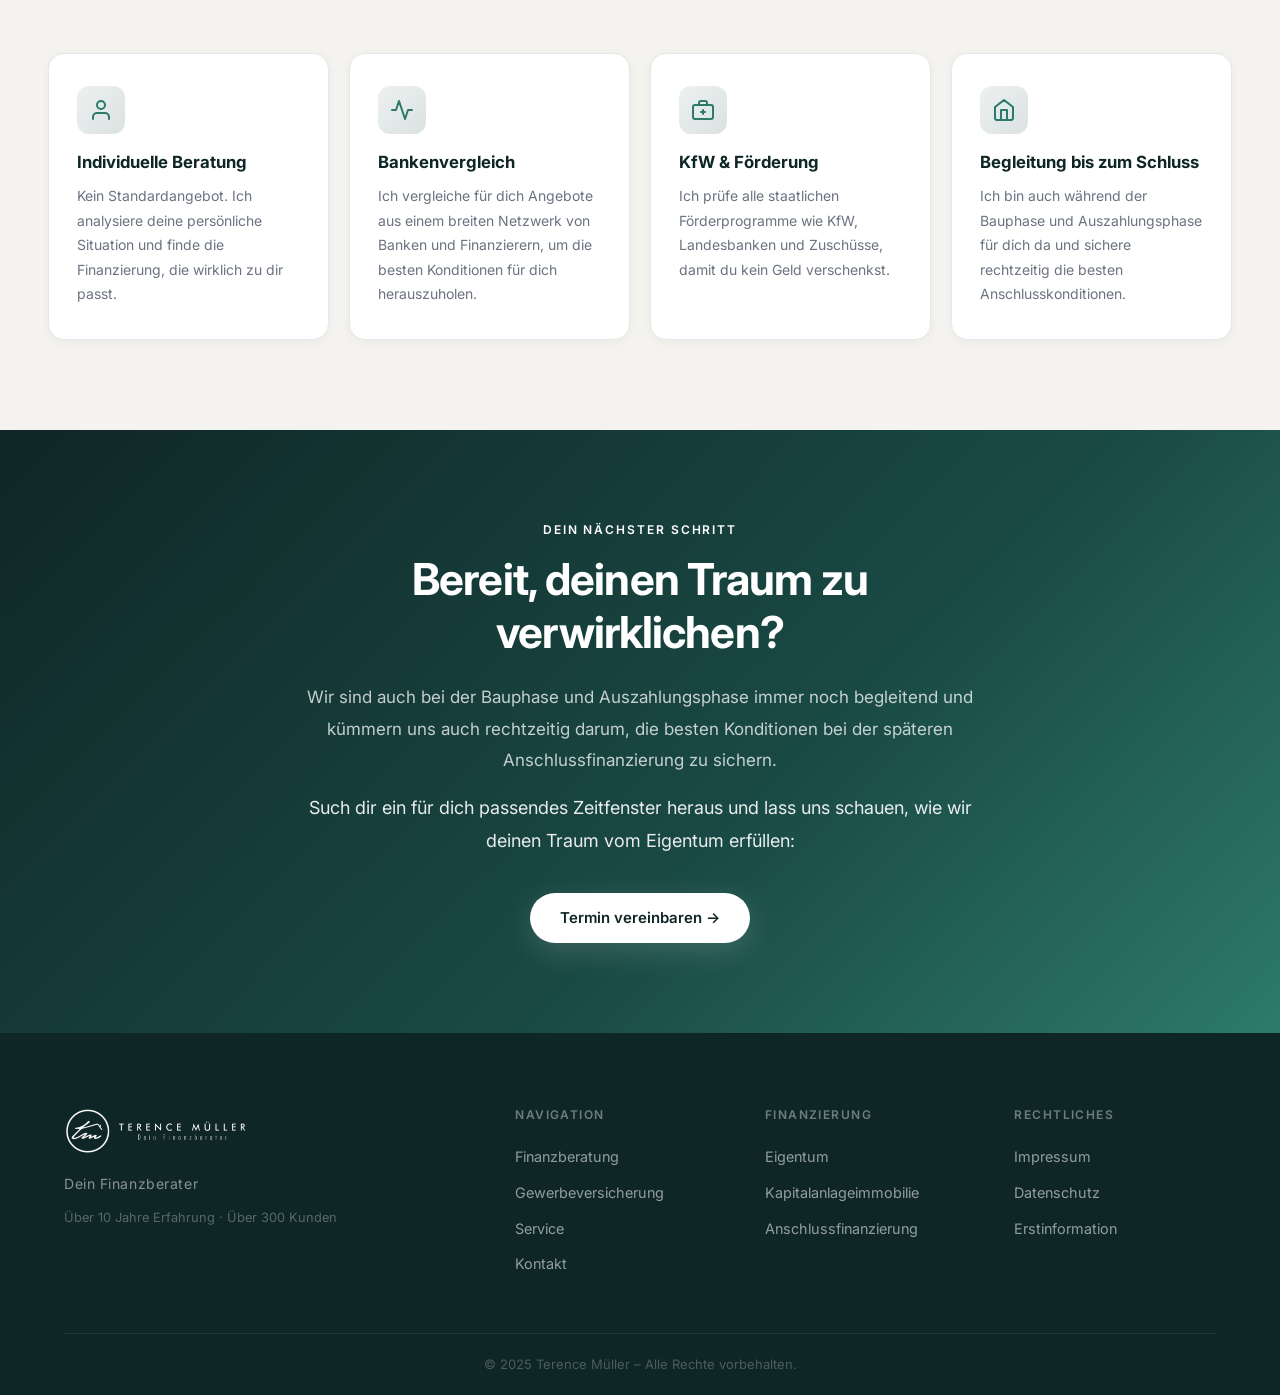
<file: eigentum.html>
<!DOCTYPE html>
<html lang="de">
<head>
  <meta charset="UTF-8" />
  <meta name="viewport" content="width=device-width, initial-scale=1.0" />
  <title>Eigentum – Immobilienfinanzierung | Terence Müller</title>
  <meta name="description" content="Dein Traum vom Eigenheim. Ob Neubau, Bestand oder eine Wohnung, ich bin für dich da." />
  <link rel="preconnect" href="https://fonts.googleapis.com" />
  <link rel="preconnect" href="https://fonts.gstatic.com" crossorigin />
  <link href="https://fonts.googleapis.com/css2?family=Inter:wght@300;400;500;600;700&display=swap" rel="stylesheet" />
  <link rel="stylesheet" href="style.css" />
  <style>
    /* PAGE HERO */
    .page-hero {
      position: relative;
      background: var(--c-dark);
      padding: calc(var(--nav-h) + 80px) 24px 90px;
      overflow: hidden;
      text-align: center;
    }
    .page-hero::before {
      content: '';
      position: absolute; inset: 0;
      background: url('Bilder/Wallpaper.jpg') center/cover no-repeat;
      opacity: .18;
    }
    .page-hero__inner {
      position: relative; z-index: 2;
      max-width: 720px; margin: 0 auto;
    }
    .page-hero__eyebrow {
      display: inline-block;
      font-size: .8rem; font-weight: 600;
      letter-spacing: .18em; text-transform: uppercase;
      color: var(--c-gold); margin-bottom: 20px;
      padding: 6px 16px;
      border: 1px solid rgba(255,255,255,.35);
      border-radius: 50px;
    }
    .page-hero h1 {
      font-size: clamp(2.25rem, 5vw, 3.75rem);
      font-weight: 700; color: #fff;
      letter-spacing: -.02em; line-height: 1.15; margin-bottom: 20px;
    }
    .page-hero p { font-size: 1.0625rem; color: rgba(255,255,255,.75); line-height: 1.8; }

    /* === UNIFIED SECTION SYSTEM === */
    .gw-section { padding: 90px 0; }
    .gw-section--dark  { background: var(--c-dark); }
    .gw-section--light { background: var(--c-bg); }
    .gw-section--white { background: var(--c-bg-card); }

    .gw-inner { max-width: 1300px; margin: 0 auto; padding: 0 48px; }

    /* Section header */
    .gw-header { margin-bottom: 52px; max-width: 800px; }
    .gw-eyebrow {
      display: block; font-size: .75rem; font-weight: 600;
      letter-spacing: .16em; text-transform: uppercase; margin-bottom: 14px;
    }
    .gw-section--dark .gw-eyebrow  { color: var(--c-gold); }
    .gw-section--light .gw-eyebrow,
    .gw-section--white .gw-eyebrow { color: var(--c-teal-mid); }

    .gw-title {
      font-size: clamp(1.75rem, 3.5vw, 2.75rem);
      font-weight: 700; letter-spacing: -.02em; line-height: 1.2; margin-bottom: 14px;
    }
    .gw-section--dark .gw-title  { color: #fff; }
    .gw-section--light .gw-title,
    .gw-section--white .gw-title { color: var(--c-dark); }

    .gw-subtitle { font-size: .9375rem; line-height: 1.8; max-width: 680px; }
    .gw-section--dark .gw-subtitle  { color: rgba(255,255,255,.7); }
    .gw-section--light .gw-subtitle,
    .gw-section--white .gw-subtitle { color: var(--c-text-muted); }

    /* Grids */
    .gw-grid { display: grid; gap: 20px; }
    .gw-grid--4 { grid-template-columns: repeat(4, 1fr); }
    .gw-grid--3 { grid-template-columns: repeat(3, 1fr); }
    .gw-grid--2 { grid-template-columns: repeat(2, 1fr); }

    /* Base card */
    .gw-card {
      border-radius: var(--radius-md);
      padding: 32px 28px;
      position: relative; overflow: hidden;
      transition: transform var(--transition), border-color var(--transition), box-shadow var(--transition);
    }
    .gw-card::before {
      content: '';
      position: absolute; bottom: 0; left: 0; right: 0; height: 3px;
      transform: scaleX(0); transform-origin: left;
      transition: transform var(--transition);
    }
    .gw-card:hover { transform: translateY(-4px); }
    .gw-card:hover::before { transform: scaleX(1); }
    .gw-card__icon {
      width: 48px; height: 48px; border-radius: 12px;
      display: flex; align-items: center; justify-content: center;
      margin-bottom: 18px;
    }
    .gw-card__icon svg { width: 24px; height: 24px; }
    .gw-card h3 { font-size: 1.05rem; font-weight: 700; margin-bottom: 10px; line-height: 1.3; }
    .gw-card p  { font-size: .875rem; line-height: 1.75; }

    /* Dark section cards */
    .gw-section--dark .gw-card {
      background: rgba(255,255,255,.05);
      border: 1px solid rgba(255,255,255,.08);
    }
    .gw-section--dark .gw-card:hover { border-color: rgba(255,255,255,.3); }
    .gw-section--dark .gw-card::before { background: linear-gradient(90deg, var(--c-teal-mid), var(--c-gold)); }
    .gw-section--dark .gw-card__icon  { background: rgba(255,255,255,.12); }
    .gw-section--dark .gw-card__icon svg { color: var(--c-gold); }
    .gw-section--dark .gw-card h3 { color: #fff; }
    .gw-section--dark .gw-card p  { color: rgba(255,255,255,.6); }

    /* Light / white section cards */
    .gw-section--light .gw-card,
    .gw-section--white .gw-card {
      background: var(--c-bg-card);
      border: 1px solid var(--c-border);
      box-shadow: 0 2px 8px rgba(15,38,38,.05);
    }
    .gw-section--light .gw-card:hover,
    .gw-section--white .gw-card:hover { box-shadow: var(--shadow-lg); }
    .gw-section--light .gw-card::before,
    .gw-section--white .gw-card::before { background: linear-gradient(90deg, var(--c-teal), var(--c-gold)); }
    .gw-section--light .gw-card__icon,
    .gw-section--white .gw-card__icon { background: linear-gradient(135deg, rgba(26,74,69,.08), rgba(26,74,69,.16)); }
    .gw-section--light .gw-card__icon svg,
    .gw-section--white .gw-card__icon svg { color: var(--c-teal-mid); }
    .gw-section--light .gw-card h3,
    .gw-section--white .gw-card h3 { color: var(--c-dark); }
    .gw-section--light .gw-card p,
    .gw-section--white .gw-card p  { color: var(--c-text-muted); }

    /* Actions row */
    .gw-actions { display: flex; gap: 12px; margin-top: 40px; flex-wrap: wrap; }

    /* Split layout */
    .split-row {
      display: grid;
      grid-template-columns: 1fr 1fr;
      gap: 80px;
      align-items: center;
    }
    .split-row--reversed { direction: rtl; }
    .split-row--reversed > * { direction: ltr; }

    .split-text .split-eyebrow {
      font-size: .75rem; font-weight: 600;
      letter-spacing: .16em; text-transform: uppercase;
      margin-bottom: 14px; display: block;
    }
    .gw-section--light .split-eyebrow,
    .gw-section--white .split-eyebrow { color: var(--c-teal-mid); }
    .gw-section--dark .split-eyebrow  { color: var(--c-gold); }

    .split-text h2 {
      font-size: clamp(1.75rem, 3vw, 2.5rem);
      font-weight: 700; letter-spacing: -.02em;
      line-height: 1.2; margin-bottom: 20px;
    }
    .gw-section--light .split-text h2,
    .gw-section--white .split-text h2 { color: var(--c-dark); }
    .gw-section--dark .split-text h2  { color: #fff; }

    .split-text p {
      font-size: .9375rem; line-height: 1.8; margin-bottom: 14px;
    }
    .gw-section--light .split-text p,
    .gw-section--white .split-text p { color: var(--c-text-muted); }
    .gw-section--dark .split-text p  { color: rgba(255,255,255,.7); }

    .split-visual {
      border-radius: var(--radius-lg);
      min-height: 320px;
      display: flex; align-items: center; justify-content: center;
    }
    .gw-section--light .split-visual,
    .gw-section--white .split-visual {
      background: linear-gradient(135deg, rgba(26,74,69,.07) 0%, rgba(255,255,255,.1) 100%);
      border: 1px solid var(--c-border);
    }
    .gw-section--dark .split-visual {
      background: rgba(255,255,255,.04);
      border: 1px solid rgba(255,255,255,.08);
    }
    .split-visual svg {
      width: 120px; height: 120px; opacity: .35;
    }
    .gw-section--light .split-visual svg,
    .gw-section--white .split-visual svg { color: var(--c-teal); }
    .gw-section--dark .split-visual svg  { color: var(--c-gold); }

    /* ── Mockup shared ── */
    .split-visual.mockup {
      background: none !important;
      border: none !important;
      padding: 0;
      align-items: stretch;
    }
    .mock-card {
      width: 100%;
      border-radius: 16px;
      overflow: hidden;
      box-shadow: 0 24px 64px rgba(15,38,38,.13), 0 4px 16px rgba(15,38,38,.07);
      font-size: .8125rem;
    }
    .mock-header {
      display: flex; align-items: center; gap: 8px;
      padding: 13px 18px;
    }
    .mock-header__dots { display: flex; gap: 5px; }
    .mock-header__dots span {
      width: 9px; height: 9px; border-radius: 50%;
      background: rgba(255,255,255,.22);
    }
    .mock-header__title {
      font-size: .72rem; font-weight: 600;
      color: rgba(255,255,255,.85); letter-spacing: .05em;
      margin-left: 4px;
    }
    .mock-body { padding: 20px; background: #fff; }

    /* ── Mockup 1 – Finanzierungsrechner ── */
    .mock--fin .mock-header { background: var(--c-dark); }
    .fin-label {
      font-size: .65rem; font-weight: 600;
      text-transform: uppercase; letter-spacing: .1em;
      color: var(--c-text-muted); margin-bottom: 12px;
    }
    .fin-row {
      display: flex; justify-content: space-between; align-items: center;
      padding: 9px 12px; border-radius: 9px;
      background: var(--c-bg); margin-bottom: 6px;
    }
    .fin-row__key { color: var(--c-text-muted); font-size: .75rem; }
    .fin-row__val { font-weight: 700; color: var(--c-dark); font-size: .8rem; }
    .fin-row__val--teal { color: var(--c-teal); }
    .fin-bar-wrap { margin: 14px 0 10px; }
    .fin-bar-track {
      height: 8px; background: rgba(15,38,38,.1);
      border-radius: 99px; overflow: hidden; margin-bottom: 6px;
    }
    .fin-bar-fill {
      height: 100%;
      background: linear-gradient(90deg, var(--c-teal) 0%, var(--c-gold) 100%);
      border-radius: 99px; width: 80%;
    }
    .fin-bar-labels {
      display: flex; justify-content: space-between;
      font-size: .66rem; color: var(--c-text-muted);
    }
    .fin-rate-box {
      display: flex; align-items: center; justify-content: space-between;
      padding: 13px 16px; border-radius: 11px;
      background: var(--c-dark); margin-top: 4px;
    }
    .fin-rate-box__left {}
    .fin-rate-lbl { font-size: .65rem; color: rgba(255,255,255,.5); margin-bottom: 2px; }
    .fin-rate-num {
      font-size: 1.4rem; font-weight: 800; color: var(--c-gold); line-height: 1;
    }
    .fin-rate-num sub { font-size: .65rem; font-weight: 500; color: rgba(255,255,255,.45); }
    .fin-chips { display: flex; flex-direction: column; gap: 5px; align-items: flex-end; }
    .fin-chip {
      font-size: .63rem; padding: 3px 9px; border-radius: 99px;
      background: rgba(255,255,255,.1); color: rgba(255,255,255,.7); white-space: nowrap;
    }
    .fin-source {
      font-size: .62rem; color: var(--c-text-muted);
      margin-top: 10px; text-align: right; opacity: .7;
    }

    /* ── Mockup 2 – KfW Programme ── */
    .mock--kfw .mock-header { background: #1a4a45; }
    .kfw-prog {
      border-radius: 10px; padding: 12px 14px; margin-bottom: 8px;
      border: 1px solid var(--c-border);
    }
    .kfw-prog__top {
      display: flex; align-items: center; justify-content: space-between;
      margin-bottom: 6px;
    }
    .kfw-prog__badge {
      font-size: .62rem; font-weight: 700;
      padding: 3px 8px; border-radius: 99px;
      background: var(--c-dark); color: var(--c-gold);
      letter-spacing: .04em;
    }
    .kfw-prog__name { font-weight: 700; color: var(--c-dark); font-size: .8rem; }
    .kfw-prog__rows { display: flex; flex-direction: column; gap: 3px; }
    .kfw-prog__row {
      display: flex; justify-content: space-between;
      font-size: .72rem; color: var(--c-text-muted);
    }
    .kfw-prog__row strong { color: var(--c-dark); font-weight: 600; }
    .kfw-prog__row .gold { color: #b8873a; font-weight: 700; }
    .kfw-prog__row .teal { color: var(--c-teal); font-weight: 700; }
    .kfw-ef-wrap { margin-top: 12px; }
    .kfw-ef-title {
      font-size: .65rem; font-weight: 600; text-transform: uppercase;
      letter-spacing: .1em; color: var(--c-text-muted); margin-bottom: 8px;
    }
    .kfw-ef-bars { display: flex; flex-direction: column; gap: 4px; }
    .kfw-ef-row { display: flex; align-items: center; gap: 8px; }
    .kfw-ef-label { font-size: .68rem; font-weight: 700; width: 42px; color: var(--c-dark); flex-shrink: 0; }
    .kfw-ef-bar-track { flex: 1; height: 18px; background: rgba(15,38,38,.06); border-radius: 5px; overflow: hidden; position: relative; }
    .kfw-ef-bar-fill { height: 100%; border-radius: 5px; display: flex; align-items: center; padding-left: 8px; }
    .kfw-ef-bar-fill span { font-size: .6rem; color: #fff; font-weight: 600; white-space: nowrap; }
    .kfw-ef-row--active .kfw-ef-label { color: var(--c-teal); }
    .kfw-ef-row--active .kfw-ef-bar-track { border: 1px solid rgba(26,74,69,.3); }
    .kfw-source {
      font-size: .62rem; color: var(--c-text-muted);
      margin-top: 10px; text-align: right; opacity: .7;
    }

    /* Numbered steps */
    .steps-grid {
      display: grid;
      grid-template-columns: repeat(5, 1fr);
      gap: 20px;
    }
    .step-card {
      border-radius: var(--radius-md);
      padding: 28px 24px;
      background: rgba(255,255,255,.05);
      border: 1px solid rgba(255,255,255,.08);
      position: relative;
      transition: transform var(--transition), border-color var(--transition);
    }
    .step-card:hover { transform: translateY(-4px); border-color: rgba(255,255,255,.3); }
    .step-num {
      font-size: 2rem; font-weight: 700;
      color: var(--c-gold); opacity: .6;
      line-height: 1; margin-bottom: 14px;
      font-family: var(--font-serif);
    }
    .step-card h3 { font-size: .95rem; font-weight: 600; color: #fff; margin-bottom: 8px; line-height: 1.35; }
    .step-card p  { font-size: .8125rem; color: rgba(255,255,255,.55); line-height: 1.7; }

    /* Bauphase section */
    .gw-section--gradient {
      position: relative;
    }
    .gw-section--gradient::before {
      content: '';
      position: absolute; inset: 0;
      background: linear-gradient(135deg, var(--c-dark) 0%, var(--c-teal) 60%, var(--c-teal-mid) 100%);
      z-index: 0;
    }
    .gw-section--gradient .bauphase-inner {
      position: relative; z-index: 1;
    }
    .gw-section--gradient .gw-eyebrow { color: var(--c-gold); }
    .gw-section--gradient .gw-title   { color: #fff; }
    .gw-section--gradient .bauphase-inner p { color: rgba(255,255,255,.75); }
    .gw-section--gradient .bauphase-inner .lead-text { color: rgba(255,255,255,.9); }
    .bauphase-inner {
      max-width: 760px;
      text-align: center;
      margin: 0 auto;
      padding: 0 24px;
    }
    .bauphase-inner p {
      font-size: 1.0625rem;
      color: rgba(255,255,255,.75);
      line-height: 1.85;
      margin-bottom: 14px;
    }
    .bauphase-inner .lead-text {
      font-size: 1.125rem;
      color: rgba(255,255,255,.85);
      margin-bottom: 36px;
    }

    /* Fragen Grid */
    .fragen-grid {
      display: grid;
      grid-template-columns: repeat(4, 1fr);
      gap: 40px 24px;
    }
    .frage-item {
      display: flex;
      flex-direction: column;
      align-items: center;
      text-align: center;
      gap: 16px;
    }
    .frage-icon {
      width: 72px; height: 72px;
      display: flex; align-items: center; justify-content: center;
    }
    .frage-icon svg {
      width: 56px; height: 56px;
      color: var(--c-teal);
    }
    .frage-item p {
      font-size: .875rem;
      color: var(--c-dark);
      line-height: 1.5;
      font-weight: 500;
    }

    /* Responsive */
    @media (max-width: 1023px) {
      .fragen-grid { grid-template-columns: repeat(4, 1fr); }
      .steps-grid { grid-template-columns: repeat(3, 1fr); }
      .gw-grid--4 { grid-template-columns: repeat(2, 1fr); }
    }

    /* ── Mobile (≤ 767px) ── */
    @media (max-width: 767px) {
      .page-hero { padding: calc(var(--nav-h) + 40px) 20px 56px; }
      .gw-section { padding: 60px 0; }
      .gw-inner { padding: 0 20px; }
      .gw-header { margin-bottom: 32px; }
      .split-row { grid-template-columns: 1fr; gap: 36px; padding: 0 20px; }
      .split-row--reversed { direction: ltr; }
      .split-visual { min-height: 160px; padding: 24px; }
      .steps-grid { grid-template-columns: 1fr 1fr; }
      .gw-grid--3 { grid-template-columns: 1fr 1fr; }
      .fragen-grid { grid-template-columns: repeat(2, 1fr); gap: 28px 16px; }
      .bauphase-inner { padding: 0 16px; }
      .gw-actions { flex-direction: column; align-items: stretch; }
      .gw-actions .btn { justify-content: center; }
    }

    @media (max-width: 480px) {
      .steps-grid { grid-template-columns: 1fr; }
      .fragen-grid { grid-template-columns: repeat(2, 1fr); }
      .gw-grid--4,
      .gw-grid--3,
      .gw-grid--2 { grid-template-columns: 1fr; }
    }
  </style>
</head>
<body>

  <!-- NAVIGATION -->
  <nav class="nav" id="navbar">
    <div class="nav__inner">
      <a href="index.html" class="nav__logo">
        <img src="Bilder/Logo.png" alt="Terence Müller Logo" class="nav__logo-img" />
      </a>
      <ul class="nav__links">
        <li><a href="index.html">Home</a></li>
        <li><a href="finanzberatung.html">Finanzberatung</a></li>
        <li class="nav__has-dropdown">
          <a href="eigentum.html">Finanzierung <span class="nav__chevron">▾</span></a>
          <ul class="nav__dropdown">
            <li><a href="eigentum.html">Eigentum</a></li>
            <li><a href="kapitalanlage.html">Kapitalanlageimmobilie</a></li>
            <li><a href="anschlussfinanzierung.html">Anschlussfinanzierung</a></li>
          </ul>
        </li>
        <li><a href="gewerbeversicherung.html">Gewerbeversicherung</a></li>
        <li><a href="service.html">Service</a></li>
      </ul>
      <a href="index.html#kontakt" class="btn btn--primary nav__cta">Gespräch vereinbaren</a>
      <button class="nav__burger" id="burger" aria-label="Menü öffnen">
        <span></span><span></span><span></span>
      </button>
    </div>
  </nav>
  <div class="nav__mobile" id="mobileMenu">
      <ul>
        <li><a href="index.html" class="mobile-link">Home</a></li>
        <li><a href="finanzberatung.html" class="mobile-link">Finanzberatung</a></li>
        <li class="nav__mobile-group">
          <a href="#" class="mobile-link mobile-link--parent">Finanzierung</a>
          <ul class="nav__mobile-sub">
            <li><a href="eigentum.html" class="mobile-link mobile-link--sub">Eigentum</a></li>
            <li><a href="kapitalanlage.html" class="mobile-link mobile-link--sub">Kapitalanlageimmobilie</a></li>
            <li><a href="anschlussfinanzierung.html" class="mobile-link mobile-link--sub">Anschlussfinanzierung</a></li>
          </ul>
        </li>
        <li><a href="gewerbeversicherung.html" class="mobile-link">Gewerbeversicherung</a></li>
        <li><a href="service.html" class="mobile-link">Service</a></li>
        <li><a href="index.html#kontakt" class="btn btn--primary mobile-link">Gespräch vereinbaren</a></li>
      </ul>
  </div>

  <!-- PAGE HERO -->
  <section class="page-hero">
    <div class="page-hero__inner">
      <span class="page-hero__eyebrow">Immobilienfinanzierung</span>
      <h1>Dein Traum vom Eigenheim</h1>
      <p>Ob Neubau, Bestand oder eine Wohnung, ich bin für dich da</p>
    </div>
  </section>

  <!-- DIE EIGENEN 4 WÄNDE -->
  <section class="gw-section gw-section--light">
    <div class="gw-inner">
      <div class="split-row">
        <div class="split-text">
          <span class="split-eyebrow">Immobilienfinanzierung</span>
          <h2>Die eigenen 4 Wände</h2>
          <p>Träumst du von einem Eigenheim, aber weißt nicht, wie du es finanzieren sollst? Ich kann dir helfen, eine Immobilienfinanzierung zu finden, die zu deinen Bedürfnissen und Zielen passt.</p>
          <p>Der Kauf einer Immobilie kann eine der größten finanziellen Entscheidungen sein, die man im Leben trifft. Deshalb ist es wichtig, sich gut auf diese Entscheidung vorzubereiten und eine Finanzierung zu finden, die den finanziellen Möglichkeiten entspricht.</p>
          <p>Ich biete individuelle Beratung, die helfen kann, die besten Finanzierungsoptionen für deine Situation zu finden.</p>
          <div class="gw-actions">
            <a href="index.html#kontakt" class="btn btn--primary">Jetzt anfragen</a>
          </div>
        </div>
        <div class="split-visual mockup">
          <div class="mock-card mock--fin">
            <div class="mock-header">
              <div class="mock-header__dots"><span></span><span></span><span></span></div>
              <span class="mock-header__title">Finanzierungsrechner · Musterrechnung</span>
            </div>
            <div class="mock-body">
              <p class="fin-label">Deine Finanzierungsübersicht</p>
              <div class="fin-row">
                <span class="fin-row__key">Kaufpreis</span>
                <span class="fin-row__val">400.000 €</span>
              </div>
              <div class="fin-row">
                <span class="fin-row__key">Eigenkapital (20 %)</span>
                <span class="fin-row__val fin-row__val--teal">80.000 €</span>
              </div>
              <div class="fin-row">
                <span class="fin-row__key">Darlehensbetrag</span>
                <span class="fin-row__val">320.000 €</span>
              </div>
              <div class="fin-bar-wrap">
                <div class="fin-bar-track"><div class="fin-bar-fill"></div></div>
                <div class="fin-bar-labels">
                  <span>Eigenkapital 20 %</span>
                  <span>Darlehen 80 %</span>
                </div>
              </div>
              <div class="fin-rate-box">
                <div class="fin-rate-box__left">
                  <div class="fin-rate-lbl">Monatliche Rate (Annuität)</div>
                  <div class="fin-rate-num">1.547 €<sub>/Monat</sub></div>
                </div>
                <div class="fin-chips">
                  <span class="fin-chip">Zinssatz 3,85 % p.a.</span>
                  <span class="fin-chip">Tilgung 2,0 % p.a.</span>
                  <span class="fin-chip">10 J. Zinsbindung</span>
                </div>
              </div>
              <p class="fin-source">Musterrechnung · Zinsdaten: Interhyp, Bundesbank (2025)</p>
            </div>
          </div>
        </div>
      </div>
    </div>
  </section>

  <!-- ENERGIEEFFIZIENTER NEUBAU -->
  <section class="gw-section gw-section--white">
    <div class="gw-inner">
      <div class="split-row split-row--reversed">
        <div class="split-text">
          <span class="split-eyebrow">Förderung &amp; Neubau</span>
          <h2>Energieeffizienter Neubau</h2>
          <p>Ein energieeffizienter Neubau ist nicht nur umweltfreundlich, sondern auch ökonomisch sinnvoll. Wir helfen gerne dabei, die passenden Fördermöglichkeiten zu finden und langfristig Energiekosten zu sparen.</p>
          <p>Die Kreditanstalt für Wiederaufbau (KfW) bietet eine Vielzahl von Förderprogrammen für energieeffizienten Neubau an. Des Weiteren können wir bei Landesbanken Förderungen und Zuschüsse für deine Finanzierung prüfen.</p>
          <p>Lass uns gemeinsam deine Traumimmobilie finanzieren und dabei von den umfangreichen Fördermöglichkeiten profitieren.</p>
          <div class="gw-actions">
            <a href="https://www.kfw.de" target="_blank" class="btn btn--outline">www.kfw.de</a>
            <a href="index.html#kontakt" class="btn btn--primary">Kontakt</a>
          </div>
        </div>
        <div class="split-visual mockup">
          <div class="mock-card mock--kfw">
            <div class="mock-header">
              <div class="mock-header__dots"><span></span><span></span><span></span></div>
              <span class="mock-header__title">KfW Förderprogramme · Stand 2025</span>
            </div>
            <div class="mock-body">
              <div class="kfw-prog">
                <div class="kfw-prog__top">
                  <span class="kfw-prog__badge">KfW 297 / 298</span>
                  <span class="kfw-prog__name">BEG Wohngebäude Kredit</span>
                </div>
                <div class="kfw-prog__rows">
                  <div class="kfw-prog__row"><span>Max. Darlehensbetrag</span><strong>150.000 € / WE</strong></div>
                  <div class="kfw-prog__row"><span>Tilgungszuschuss EH 40</span><span class="gold">bis 5 % = 7.500 €</span></div>
                  <div class="kfw-prog__row"><span>Tilgungszuschuss EH 40 NH</span><span class="gold">bis 15 % = 22.500 €</span></div>
                </div>
              </div>
              <div class="kfw-prog">
                <div class="kfw-prog__top">
                  <span class="kfw-prog__badge">KfW 300</span>
                  <span class="kfw-prog__name">Wohneigentum für Familien</span>
                </div>
                <div class="kfw-prog__rows">
                  <div class="kfw-prog__row"><span>Max. Kredit (ab 2 Kinder)</span><strong>270.000 €</strong></div>
                  <div class="kfw-prog__row"><span>Haushaltseinkommen</span><strong>max. 90.000 € p.a.</strong></div>
                  <div class="kfw-prog__row"><span>Konditionen</span><span class="teal">stark subventioniert</span></div>
                </div>
              </div>
              <div class="kfw-ef-wrap">
                <p class="kfw-ef-title">Effizienzhaus-Standard (GEG 2024)</p>
                <div class="kfw-ef-bars">
                  <div class="kfw-ef-row kfw-ef-row--active">
                    <span class="kfw-ef-label">EH 40</span>
                    <div class="kfw-ef-bar-track">
                      <div class="kfw-ef-bar-fill" style="width:60%;background:#1a4a45;">
                        <span>≤ 40 % Referenzgebäude · KfW-förderfähig</span>
                      </div>
                    </div>
                  </div>
                  <div class="kfw-ef-row">
                    <span class="kfw-ef-label">EH 55</span>
                    <div class="kfw-ef-bar-track">
                      <div class="kfw-ef-bar-fill" style="width:80%;background:#6b8f71;opacity:.7;">
                        <span>≤ 55 % · GEG-Mindeststandard Neubau</span>
                      </div>
                    </div>
                  </div>
                </div>
              </div>
              <p class="kfw-source">Quelle: kfw.de · Stand Januar 2025</p>
            </div>
          </div>
        </div>
      </div>
    </div>
  </section>

  <!-- FRAGEN -->
  <section class="gw-section gw-section--light">
    <div class="gw-inner">
      <div class="gw-header">
        <h2 class="gw-title">Erhalte Antworten auf deine Fragen</h2>
      </div>
      <div class="fragen-grid">
        <div class="frage-item">
          <div class="frage-icon">
            <svg viewBox="0 0 48 48" fill="none" xmlns="http://www.w3.org/2000/svg">
              <circle cx="24" cy="30" r="12" stroke="currentColor" stroke-width="2"/>
              <path d="M18 30 Q18 24 24 24 Q30 24 30 30" stroke="currentColor" stroke-width="2" stroke-linecap="round"/>
              <path d="M12 18 L8 14 M36 18 L40 14 M24 16 L24 10" stroke="currentColor" stroke-width="2" stroke-linecap="round"/>
              <circle cx="24" cy="30" r="2" fill="currentColor"/>
              <text x="24" y="34" text-anchor="middle" font-size="8" fill="currentColor" font-weight="700">€</text>
            </svg>
          </div>
          <p>Wie viel Kredit bekomme ich eigentlich?</p>
        </div>
        <div class="frage-item">
          <div class="frage-icon">
            <svg viewBox="0 0 48 48" fill="none" xmlns="http://www.w3.org/2000/svg">
              <rect x="8" y="28" width="8" height="12" rx="1" stroke="currentColor" stroke-width="2"/>
              <rect x="20" y="20" width="8" height="20" rx="1" stroke="currentColor" stroke-width="2"/>
              <rect x="32" y="12" width="8" height="28" rx="1" stroke="currentColor" stroke-width="2"/>
              <text x="24" y="14" text-anchor="middle" font-size="10" fill="currentColor" font-weight="700">%</text>
            </svg>
          </div>
          <p>Welche Zinsen kriege ich für meinen Kredit?</p>
        </div>
        <div class="frage-item">
          <div class="frage-icon">
            <svg viewBox="0 0 48 48" fill="none" xmlns="http://www.w3.org/2000/svg">
              <path d="M10 36 Q10 28 18 24 L24 20 L30 24 Q38 28 38 36" stroke="currentColor" stroke-width="2" stroke-linecap="round"/>
              <circle cx="24" cy="16" r="6" stroke="currentColor" stroke-width="2"/>
              <text x="24" y="34" text-anchor="middle" font-size="7" fill="currentColor" font-weight="700">%</text>
              <path d="M16 40 L32 40" stroke="currentColor" stroke-width="2" stroke-linecap="round"/>
            </svg>
          </div>
          <p>Wie hoch ist die monatliche Rate?</p>
        </div>
        <div class="frage-item">
          <div class="frage-icon">
            <svg viewBox="0 0 48 48" fill="none" xmlns="http://www.w3.org/2000/svg">
              <path d="M24 10 Q32 10 36 18 Q40 26 34 32 L24 40 L14 32 Q8 26 12 18 Q16 10 24 10Z" stroke="currentColor" stroke-width="2"/>
              <text x="24" y="28" text-anchor="middle" font-size="11" fill="currentColor" font-weight="700">€</text>
            </svg>
          </div>
          <p>Wie viel Eigenkapital brauche ich eigentlich?</p>
        </div>
        <div class="frage-item">
          <div class="frage-icon">
            <svg viewBox="0 0 48 48" fill="none" xmlns="http://www.w3.org/2000/svg">
              <rect x="10" y="10" width="28" height="30" rx="2" stroke="currentColor" stroke-width="2"/>
              <line x1="15" y1="18" x2="33" y2="18" stroke="currentColor" stroke-width="2" stroke-linecap="round"/>
              <line x1="15" y1="24" x2="33" y2="24" stroke="currentColor" stroke-width="2" stroke-linecap="round"/>
              <line x1="15" y1="30" x2="25" y2="30" stroke="currentColor" stroke-width="2" stroke-linecap="round"/>
              <line x1="30" y1="36" x2="38" y2="36" stroke="currentColor" stroke-width="2" stroke-linecap="round"/>
              <line x1="34" y1="32" x2="34" y2="40" stroke="currentColor" stroke-width="2" stroke-linecap="round"/>
            </svg>
          </div>
          <p>Wie hoch sind die Nebenkosten?</p>
        </div>
        <div class="frage-item">
          <div class="frage-icon">
            <svg viewBox="0 0 48 48" fill="none" xmlns="http://www.w3.org/2000/svg">
              <path d="M10 26 L24 12 L38 26 L38 40 L10 40 Z" stroke="currentColor" stroke-width="2" stroke-linejoin="round"/>
              <rect x="19" y="30" width="10" height="10" stroke="currentColor" stroke-width="2"/>
              <text x="24" y="26" text-anchor="middle" font-size="8" fill="currentColor" font-weight="700">$</text>
            </svg>
          </div>
          <p>Worauf muss ich bei der Finanzierung achten?</p>
        </div>
        <div class="frage-item">
          <div class="frage-icon">
            <svg viewBox="0 0 48 48" fill="none" xmlns="http://www.w3.org/2000/svg">
              <rect x="8" y="14" width="24" height="26" rx="2" stroke="currentColor" stroke-width="2"/>
              <path d="M16 14 L16 10 M24 14 L24 10" stroke="currentColor" stroke-width="2" stroke-linecap="round"/>
              <line x1="13" y1="22" x2="27" y2="22" stroke="currentColor" stroke-width="2" stroke-linecap="round"/>
              <line x1="13" y1="28" x2="27" y2="28" stroke="currentColor" stroke-width="2" stroke-linecap="round"/>
              <circle cx="36" cy="34" r="6" stroke="currentColor" stroke-width="2"/>
              <text x="36" y="37" text-anchor="middle" font-size="7" fill="currentColor" font-weight="700">€</text>
            </svg>
          </div>
          <p>Welche Möglichkeiten der Finanzierung gibt es?</p>
        </div>
        <div class="frage-item">
          <div class="frage-icon">
            <svg viewBox="0 0 48 48" fill="none" xmlns="http://www.w3.org/2000/svg">
              <rect x="8" y="12" width="32" height="28" rx="3" stroke="currentColor" stroke-width="2"/>
              <line x1="8" y1="20" x2="40" y2="20" stroke="currentColor" stroke-width="2"/>
              <line x1="16" y1="8" x2="16" y2="16" stroke="currentColor" stroke-width="2" stroke-linecap="round"/>
              <line x1="32" y1="8" x2="32" y2="16" stroke="currentColor" stroke-width="2" stroke-linecap="round"/>
              <circle cx="24" cy="30" r="5" stroke="currentColor" stroke-width="2"/>
              <line x1="24" y1="27" x2="24" y2="30" stroke="currentColor" stroke-width="2" stroke-linecap="round"/>
              <line x1="24" y1="30" x2="27" y2="30" stroke="currentColor" stroke-width="2" stroke-linecap="round"/>
            </svg>
          </div>
          <p>Welche Zinsbindung ist die richtige?</p>
        </div>
      </div>
    </div>
  </section>

  <!-- ABLAUF DER BERATUNG -->
  <section class="gw-section gw-section--dark">
    <div class="gw-inner">
      <div class="gw-header">
        <span class="gw-eyebrow">Schritt für Schritt</span>
        <h2 class="gw-title">Ablauf der Beratung</h2>
        <p class="gw-subtitle">Von der ersten Idee bis zur Schlüsselübergabe begleite ich dich durch jeden Schritt deiner Immobilienfinanzierung.</p>
      </div>
      <div class="steps-grid">
        <div class="step-card">
          <div class="step-num">01</div>
          <h3>Kennenlerngespräch</h3>
          <p>Vorstellung des Objektes bzw. Projektes, dann schauen wir gemeinsam, was zu dir passt.</p>
        </div>
        <div class="step-card">
          <div class="step-num">02</div>
          <h3>Konzept &amp; Bank finden</h3>
          <p>Konzept erstellen und die passende Bank für dein Projekt finden.</p>
        </div>
        <div class="step-card">
          <div class="step-num">03</div>
          <h3>Unterlagen prüfen</h3>
          <p>Unterlagen zusammentragen und gemeinsam prüfen. Ich helfe dir dabei.</p>
        </div>
        <div class="step-card">
          <div class="step-num">04</div>
          <h3>Konditionsklärung</h3>
          <p>Kostenfreie Konditionsklärung mit Banken ohne Schufa-Abfrage.</p>
        </div>
        <div class="step-card">
          <div class="step-num">05</div>
          <h3>Notartermin</h3>
          <p>Mit der Bankzusage die Kreditunterlagen besprechen und den Notartermin vorbereiten.</p>
        </div>
      </div>
    </div>
  </section>

  <!-- DEINE VORTEILE -->
  <section class="gw-section gw-section--light">
    <div class="gw-inner">
      <div class="gw-header">
        <span class="gw-eyebrow">Warum mit mir</span>
        <h2 class="gw-title">Deine Vorteile</h2>
        <p class="gw-subtitle">Ich stehe an deiner Seite, von der ersten Anfrage bis zur finalen Unterschrift und darüber hinaus.</p>
      </div>
      <div class="gw-grid gw-grid--4">
        <div class="gw-card">
          <div class="gw-card__icon">
            <svg viewBox="0 0 24 24" fill="none" stroke="currentColor" stroke-width="2" stroke-linecap="round" stroke-linejoin="round"><path d="M20 21v-2a4 4 0 0 0-4-4H8a4 4 0 0 0-4 4v2"/><circle cx="12" cy="7" r="4"/></svg>
          </div>
          <h3>Individuelle Beratung</h3>
          <p>Kein Standardangebot. Ich analysiere deine persönliche Situation und finde die Finanzierung, die wirklich zu dir passt.</p>
        </div>
        <div class="gw-card">
          <div class="gw-card__icon">
            <svg viewBox="0 0 24 24" fill="none" stroke="currentColor" stroke-width="2" stroke-linecap="round" stroke-linejoin="round"><polyline points="22 12 18 12 15 21 9 3 6 12 2 12"/></svg>
          </div>
          <h3>Bankenvergleich</h3>
          <p>Ich vergleiche für dich Angebote aus einem breiten Netzwerk von Banken und Finanzierern, um die besten Konditionen für dich herauszuholen.</p>
        </div>
        <div class="gw-card">
          <div class="gw-card__icon">
            <svg viewBox="0 0 24 24" fill="none" stroke="currentColor" stroke-width="2" stroke-linecap="round" stroke-linejoin="round"><rect x="2" y="7" width="20" height="14" rx="2"/><path d="M16 7V5a2 2 0 0 0-2-2h-4a2 2 0 0 0-2 2v2"/><line x1="12" y1="12" x2="12" y2="16"/><line x1="10" y1="14" x2="14" y2="14"/></svg>
          </div>
          <h3>KfW &amp; Förderung</h3>
          <p>Ich prüfe alle staatlichen Förderprogramme wie KfW, Landesbanken und Zuschüsse, damit du kein Geld verschenkst.</p>
        </div>
        <div class="gw-card">
          <div class="gw-card__icon">
            <svg viewBox="0 0 24 24" fill="none" stroke="currentColor" stroke-width="2" stroke-linecap="round" stroke-linejoin="round"><path d="M3 9l9-7 9 7v11a2 2 0 0 1-2 2H5a2 2 0 0 1-2-2z"/><polyline points="9 22 9 12 15 12 15 22"/></svg>
          </div>
          <h3>Begleitung bis zum Schluss</h3>
          <p>Ich bin auch während der Bauphase und Auszahlungsphase für dich da und sichere rechtzeitig die besten Anschlusskonditionen.</p>
        </div>
      </div>
    </div>
  </section>

  <!-- BAUPHASE & TERMIN -->
  <section class="gw-section gw-section--gradient">
    <div class="bauphase-inner">
      <span class="gw-eyebrow" style="text-align:center;">Dein nächster Schritt</span>
      <h2 class="gw-title" style="color:#fff;text-align:center;margin-bottom:24px;">Bereit, deinen Traum zu verwirklichen?</h2>
      <p>Wir sind auch bei der Bauphase und Auszahlungsphase immer noch begleitend und kümmern uns auch rechtzeitig darum, die besten Konditionen bei der späteren Anschlussfinanzierung zu sichern.</p>
      <p class="lead-text">Such dir ein für dich passendes Zeitfenster heraus und lass uns schauen, wie wir deinen Traum vom Eigentum erfüllen:</p>
      <a href="http://immobilienfinanzierung.terence-mueller.de" target="_blank" class="btn btn--gold">Termin vereinbaren →</a>
    </div>
  </section>

  <!-- FOOTER -->
  <footer class="footer">
    <div class="container">
      <div class="footer__grid">
        <div class="footer__brand">
          <div class="footer__logo">
            <img src="Bilder/Logo.png" alt="Terence Müller Logo" class="nav__logo-img" />
          </div>
          <p class="footer__tagline">Dein Finanzberater</p>
          <p class="footer__copy">Über 10 Jahre Erfahrung · Über 300 Kunden</p>
        </div>
        <div class="footer__links">
          <h4>Navigation</h4>
          <ul>
            <li><a href="finanzberatung.html">Finanzberatung</a></li>
            <li><a href="gewerbeversicherung.html">Gewerbeversicherung</a></li>
            <li><a href="service.html">Service</a></li>
            <li><a href="index.html#kontakt">Kontakt</a></li>
          </ul>
        </div>
        <div class="footer__links">
          <h4>Finanzierung</h4>
          <ul>
            <li><a href="eigentum.html">Eigentum</a></li>
            <li><a href="kapitalanlage.html">Kapitalanlageimmobilie</a></li>
            <li><a href="anschlussfinanzierung.html">Anschlussfinanzierung</a></li>
          </ul>
        </div>
        <div class="footer__links">
          <h4>Rechtliches</h4>
          <ul>
            <li><a href="impressum.html">Impressum</a></li>
            <li><a href="#">Datenschutz</a></li>
            <li><a href="#">Erstinformation</a></li>
          </ul>
        </div>
      </div>
      <div class="footer__bottom">
        <p>© 2025 Terence Müller – Alle Rechte vorbehalten.</p>
      </div>
    </div>
  </footer>

  <script src="script.js"></script>
</body>
</html>
</file>
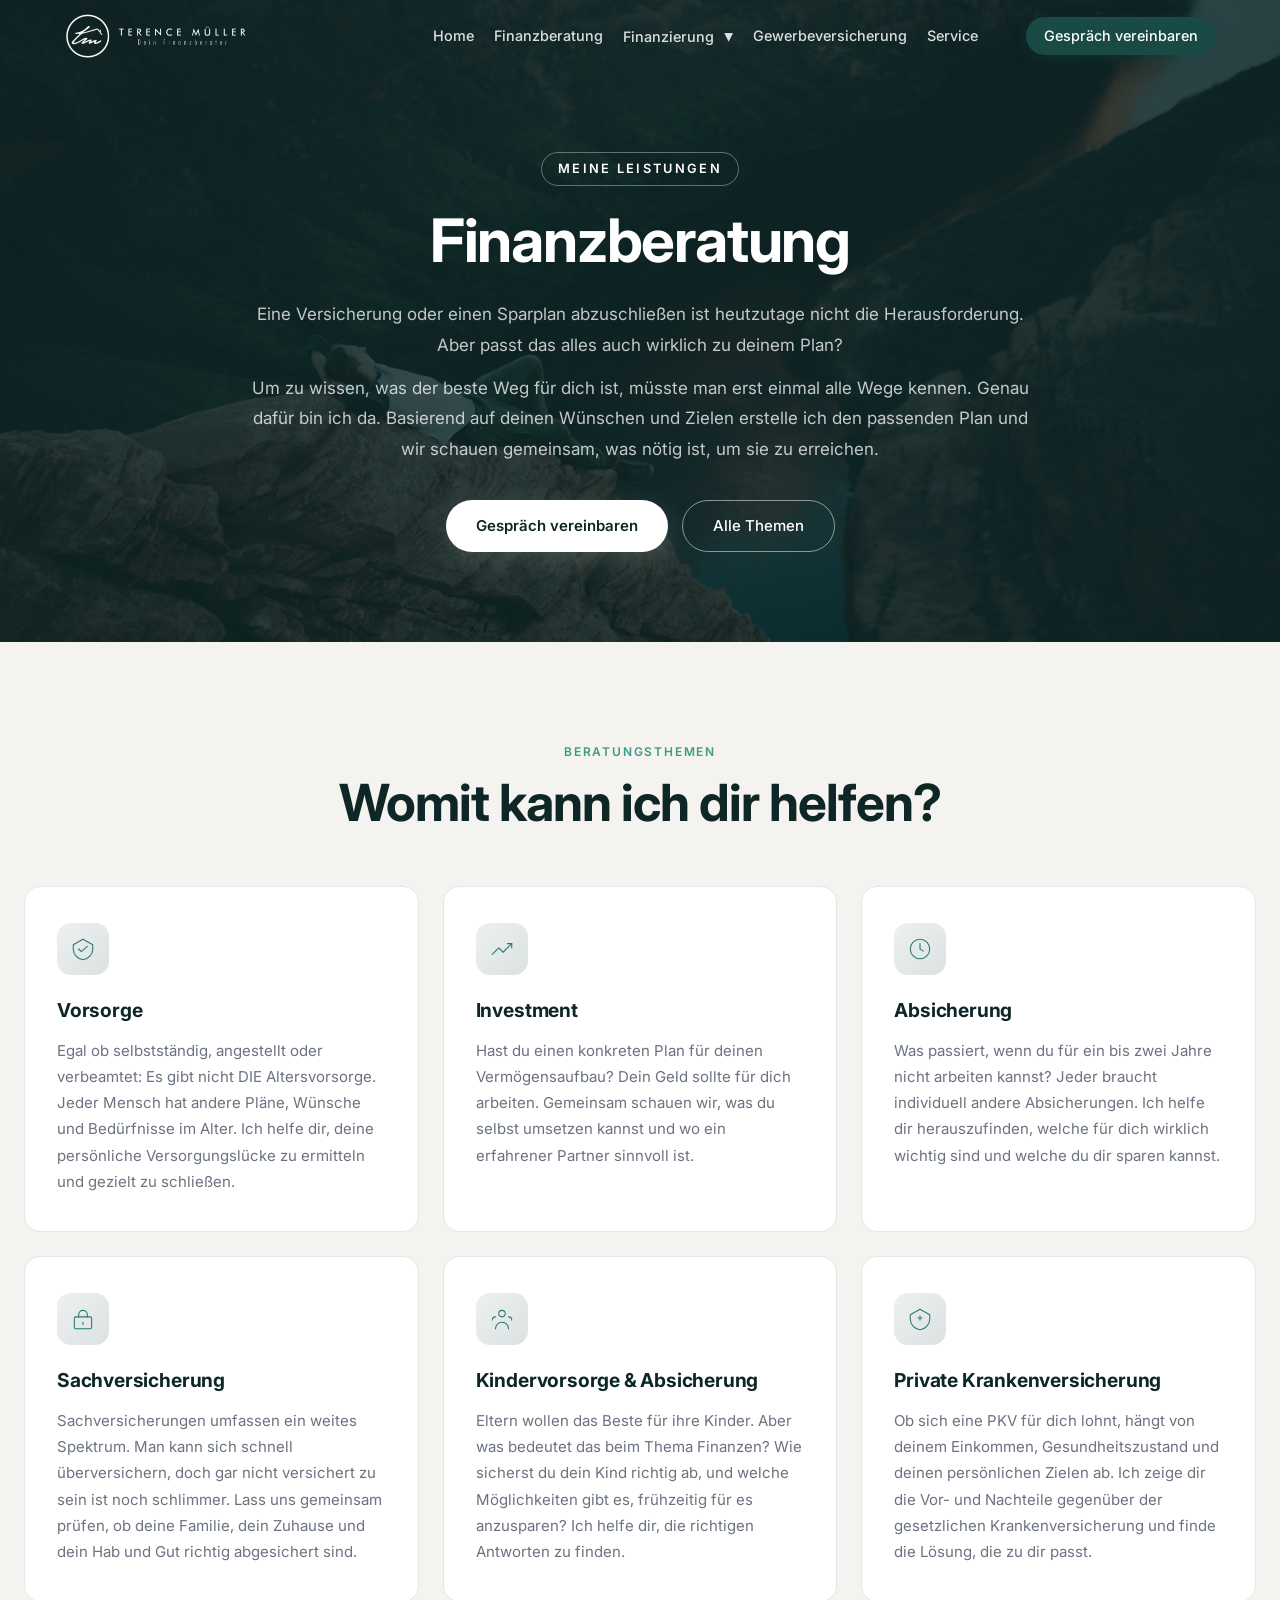
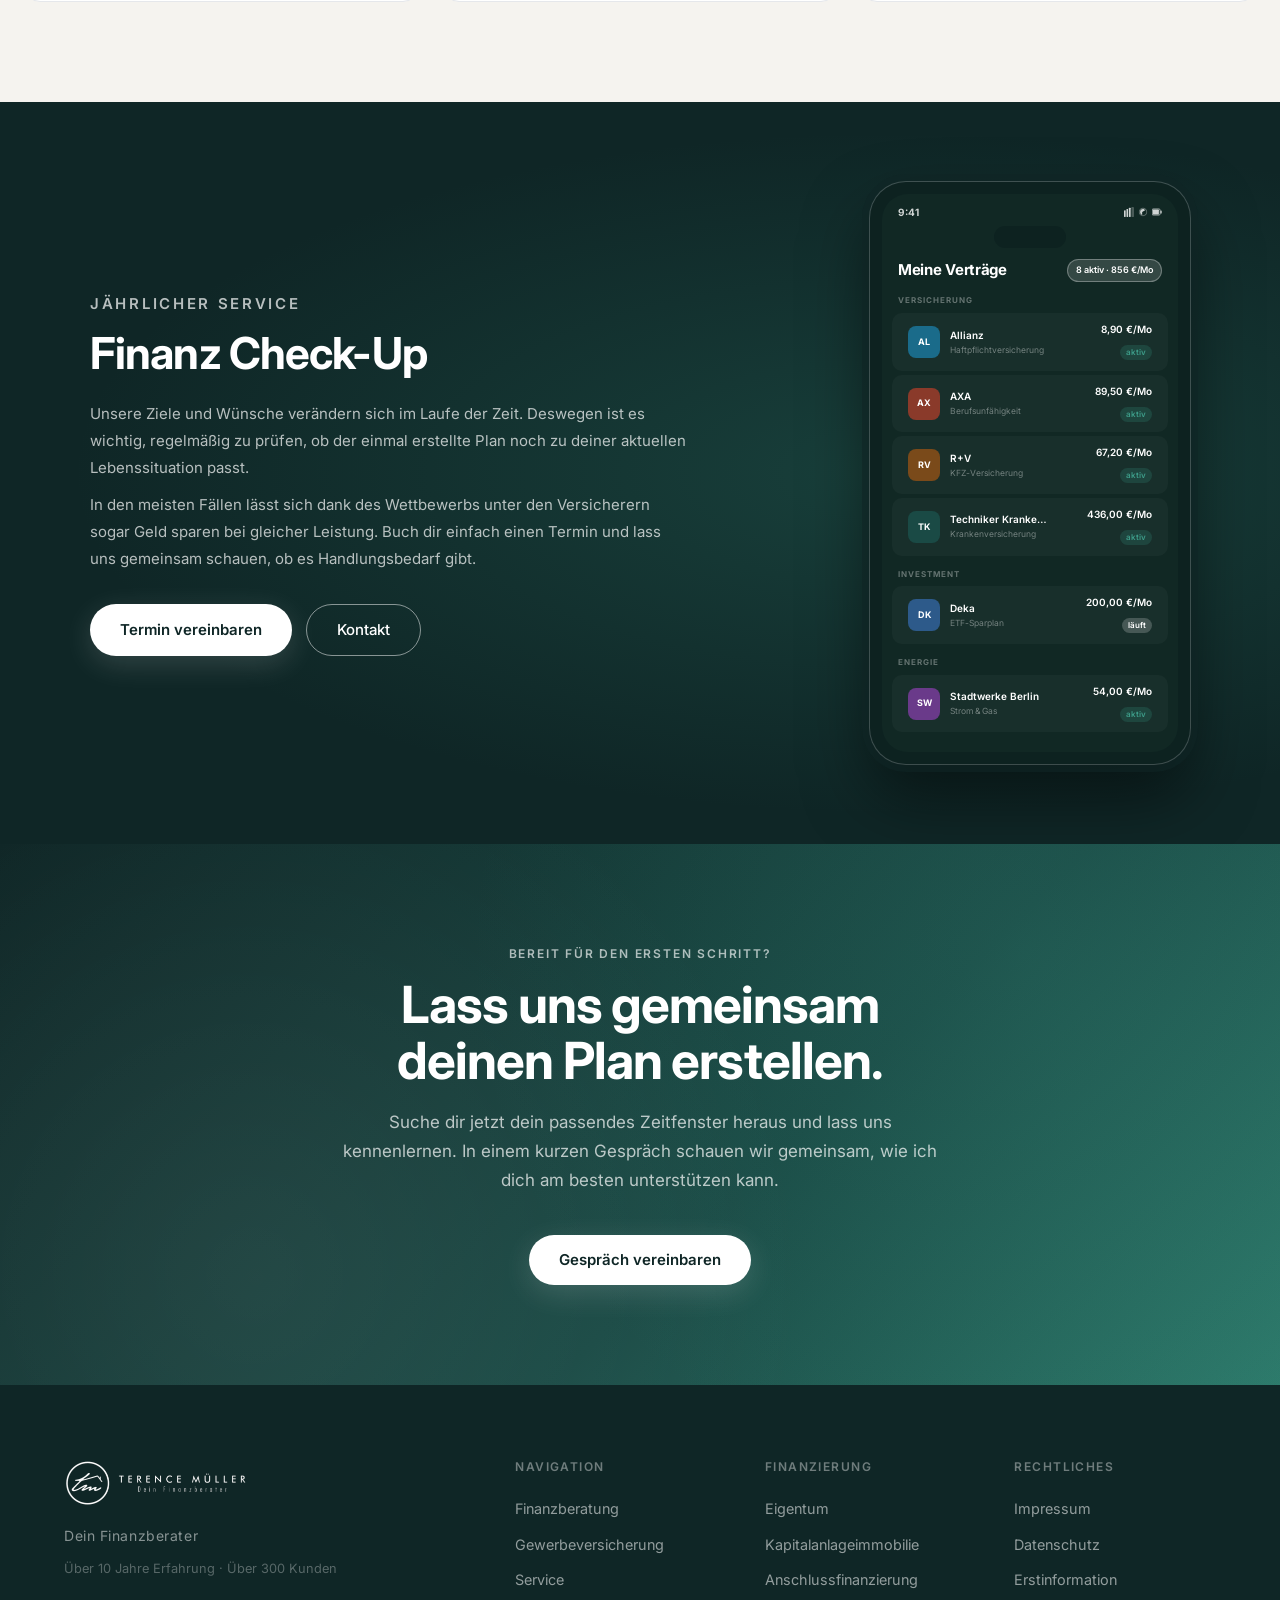
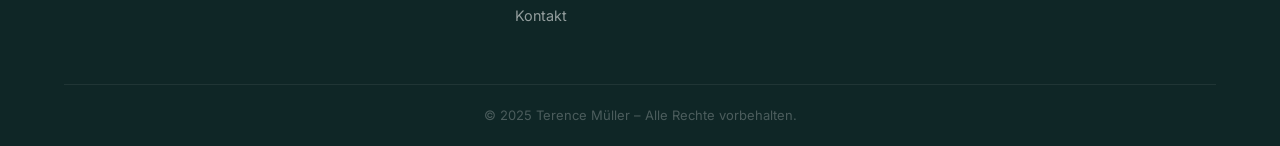
<file: finanzberatung.html>
<!DOCTYPE html>
<html lang="de">
<head>
  <meta charset="UTF-8" />
  <meta name="viewport" content="width=device-width, initial-scale=1.0" />
  <title>Finanzberatung – Terence Müller</title>
  <link rel="preconnect" href="https://fonts.googleapis.com" />
  <link rel="preconnect" href="https://fonts.gstatic.com" crossorigin />
  <link href="https://fonts.googleapis.com/css2?family=Inter:wght@300;400;500;600;700&display=swap" rel="stylesheet" />
  <link rel="stylesheet" href="style.css" />
  <style>
    /* ── Page Hero ── */
    .page-hero {
      position: relative;
      background: var(--c-dark);
      padding: calc(var(--nav-h) + 80px) 24px 90px;
      overflow: hidden;
      text-align: center;
    }
    .page-hero::before {
      content: '';
      position: absolute;
      inset: 0;
      background: url('Bilder/Wallpaper.jpg') center/cover no-repeat;
      opacity: .18;
    }
    .page-hero__inner {
      position: relative;
      z-index: 2;
      max-width: 780px;
      margin: 0 auto;
    }
    .page-hero__eyebrow {
      display: inline-block;
      font-size: .8rem;
      font-weight: 600;
      letter-spacing: .18em;
      text-transform: uppercase;
      color: var(--c-gold);
      margin-bottom: 20px;
      padding: 6px 16px;
      border: 1px solid rgba(255,255,255,.35);
      border-radius: 50px;
    }
    .page-hero h1 {
      font-size: clamp(2.25rem, 5vw, 3.75rem);
      font-weight: 700;
      color: #fff;
      letter-spacing: -.02em;
      line-height: 1.15;
      margin-bottom: 24px;
    }
    .page-hero p {
      font-size: 1.0625rem;
      color: rgba(255,255,255,.75);
      line-height: 1.8;
      margin-bottom: 12px;
    }
    .page-hero__actions {
      display: flex;
      gap: 14px;
      justify-content: center;
      flex-wrap: wrap;
      margin-top: 36px;
    }

    /* ── Topics Grid ── */
    .fb-topics {
      padding: 100px 0;
      background: var(--c-bg);
    }
    .fb-topics .container {
      max-width: 1300px;
    }
    .fb-topics__grid {
      display: grid;
      grid-template-columns: repeat(3, 1fr);
      gap: 24px;
      margin-top: 56px;
    }
    .fb-card {
      background: var(--c-bg-card);
      border-radius: var(--radius-md);
      padding: 36px 32px;
      border: 1px solid var(--c-border);
      position: relative;
      overflow: hidden;
      transition: transform var(--transition), box-shadow var(--transition), border-color var(--transition);
    }
    .fb-card::before {
      content: '';
      position: absolute;
      bottom: 0; left: 0; right: 0;
      height: 3px;
      background: linear-gradient(90deg, var(--c-teal), var(--c-gold));
      transform: scaleX(0);
      transform-origin: left;
      transition: transform var(--transition);
    }
    .fb-card:hover {
      transform: translateY(-5px);
      box-shadow: var(--shadow-lg);
      border-color: transparent;
    }
    .fb-card:hover::before { transform: scaleX(1); }

    .fb-card__icon {
      width: 52px; height: 52px;
      background: linear-gradient(135deg, rgba(26,74,69,.08), rgba(26,74,69,.16));
      border-radius: 14px;
      display: flex; align-items: center; justify-content: center;
      margin-bottom: 20px;
    }
    .fb-card__icon svg {
      width: 26px; height: 26px;
      color: var(--c-teal-mid);
    }
    .fb-card h3 {
      font-size: 1.2rem;
      font-weight: 700;
      color: var(--c-dark);
      margin-bottom: 12px;
      letter-spacing: -.01em;
    }
    .fb-card p {
      font-size: .9375rem;
      color: var(--c-text-muted);
      line-height: 1.75;
    }

    /* ── Check-Up Banner ── */
    .fb-checkup {
      background: var(--c-dark);
      padding: 80px 24px;
      position: relative;
      overflow: hidden;
    }
    .fb-checkup::before {
      content: '';
      position: absolute;
      inset: 0;
      background: radial-gradient(ellipse at 70% 50%, rgba(45,122,107,.3) 0%, transparent 65%);
    }
    .fb-checkup__inner {
      position: relative;
      z-index: 2;
      max-width: 1100px;
      margin: 0 auto;
      display: grid;
      grid-template-columns: 1fr auto;
      gap: 60px;
      align-items: center;
    }
    .fb-checkup__label {
      font-size: .8rem;
      font-weight: 600;
      letter-spacing: .18em;
      text-transform: uppercase;
      color: var(--c-gold);
      margin-bottom: 16px;
    }
    .fb-checkup h2 {
      font-size: clamp(1.75rem, 3.5vw, 2.75rem);
      font-weight: 700;
      color: #fff;
      letter-spacing: -.02em;
      line-height: 1.2;
      margin-bottom: 20px;
    }
    .fb-checkup p {
      font-size: .9375rem;
      color: rgba(255,255,255,.7);
      line-height: 1.8;
      margin-bottom: 10px;
      max-width: 600px;
    }
    .fb-checkup__actions {
      display: flex;
      gap: 14px;
      flex-wrap: wrap;
      margin-top: 32px;
    }
    /* ── Phone Mockup ── */
    .phone-mockup {
      flex-shrink: 0;
      width: 320px;
      background: #0d2220;
      border-radius: 36px;
      padding: 12px;
      box-shadow:
        0 0 0 1px rgba(255,255,255,.2),
        0 0 0 8px rgba(15,38,38,.6),
        0 32px 64px rgba(0,0,0,.5);
      position: relative;
    }
    .phone-screen {
      background: #112824;
      border-radius: 26px;
      overflow: hidden;
      padding: 0 0 16px;
    }
    /* Status bar */
    .phone-status {
      display: flex;
      justify-content: space-between;
      align-items: center;
      padding: 10px 16px 6px;
      font-size: 9px;
      font-weight: 600;
      color: rgba(255,255,255,.8);
    }
    .phone-status__time { font-size: 10px; font-weight: 700; }
    .phone-status__icons { display: flex; gap: 4px; align-items: center; }
    .phone-status__icons svg { width: 10px; height: 10px; }
    /* Dynamic island */
    .phone-island {
      width: 72px; height: 22px;
      background: #0d2220;
      border-radius: 20px;
      margin: 0 auto 10px;
    }
    /* App content */
    .phone-header {
      padding: 0 16px 12px;
      display: flex;
      align-items: center;
      justify-content: space-between;
    }
    .phone-header h4 {
      font-size: 15px;
      font-weight: 700;
      color: #fff;
      letter-spacing: -.02em;
    }
    .phone-badge {
      font-size: 9px;
      font-weight: 600;
      background: rgba(255,255,255,.15);
      color: var(--c-gold);
      border: 1px solid rgba(255,255,255,.3);
      border-radius: 20px;
      padding: 3px 8px;
      white-space: nowrap;
    }
    .phone-section-label {
      font-size: 8px;
      font-weight: 700;
      letter-spacing: .12em;
      text-transform: uppercase;
      color: rgba(255,255,255,.35);
      padding: 0 16px 6px;
    }
    .phone-item {
      display: flex;
      align-items: center;
      gap: 10px;
      padding: 8px 16px;
      background: rgba(255,255,255,.03);
      margin: 0 10px 4px;
      border-radius: 10px;
    }
    .phone-item__avatar {
      width: 32px; height: 32px;
      border-radius: 8px;
      display: flex; align-items: center; justify-content: center;
      font-size: 9px; font-weight: 700; color: #fff;
      flex-shrink: 0;
    }
    .phone-item__info { flex: 1; min-width: 0; }
    .phone-item__name {
      font-size: 10px; font-weight: 600;
      color: #fff;
      white-space: nowrap; overflow: hidden; text-overflow: ellipsis;
    }
    .phone-item__sub {
      font-size: 8.5px; color: rgba(255,255,255,.4);
      margin-top: 1px;
    }
    .phone-item__right { text-align: right; flex-shrink: 0; }
    .phone-item__amount { font-size: 10px; font-weight: 600; color: #fff; }
    .phone-item__status {
      font-size: 8px; font-weight: 600;
      border-radius: 20px;
      padding: 1px 6px;
      margin-top: 2px;
      display: inline-block;
    }
    .phone-item__status--aktiv {
      background: rgba(45,122,107,.3);
      color: #3d9b88;
    }
    .phone-item__status--lauft {
      background: rgba(255,255,255,.2);
      color: #ffffff;
    }
    .phone-spacer { height: 8px; }

    /* ── Mobile (≤ 767px) ── */
    @media (max-width: 767px) {
      .page-hero { padding: calc(var(--nav-h) + 40px) 20px 56px; }
      .fb-topics { padding: 60px 0; }
      .fb-topics__grid { grid-template-columns: 1fr; gap: 16px; margin-top: 32px; }
      .fb-card { padding: 24px 20px; }
      .fb-checkup { padding: 56px 20px; }
      .fb-checkup__inner { grid-template-columns: 1fr; gap: 40px; }
      .phone-mockup { width: 100%; max-width: 300px; margin: 0 auto; flex-shrink: 1; }
      .fb-checkup__actions { flex-direction: column; align-items: stretch; }
      .fb-checkup__actions .btn { justify-content: center; }
    }

    /* ── Tablet (768px – 1023px) ── */
    @media (min-width: 768px) and (max-width: 1023px) {
      .page-hero { padding: calc(var(--nav-h) + 60px) 24px 70px; }
      .fb-topics { padding: 80px 0; }
      .fb-topics__grid { grid-template-columns: repeat(2, 1fr); gap: 20px; }
      .fb-checkup__inner { gap: 40px; }
      .phone-mockup { width: 260px; }
    }
  </style>
</head>
<body>

  <!-- NAVIGATION -->
  <nav class="nav" id="navbar">
    <div class="nav__inner">
      <a href="index.html" class="nav__logo">
        <img src="Bilder/Logo.png" alt="Terence Müller Logo" class="nav__logo-img" />
      </a>
      <ul class="nav__links">
        <li><a href="index.html">Home</a></li>
        <li><a href="finanzberatung.html">Finanzberatung</a></li>
        <li class="nav__has-dropdown">
          <a href="eigentum.html">Finanzierung <span class="nav__chevron">▾</span></a>
          <ul class="nav__dropdown">
            <li><a href="eigentum.html">Eigentum</a></li>
            <li><a href="kapitalanlage.html">Kapitalanlageimmobilie</a></li>
            <li><a href="anschlussfinanzierung.html">Anschlussfinanzierung</a></li>
          </ul>
        </li>
        <li><a href="gewerbeversicherung.html">Gewerbeversicherung</a></li>
        <li><a href="service.html">Service</a></li>
      </ul>
      <a href="index.html#kontakt" class="btn btn--primary nav__cta">Gespräch vereinbaren</a>
      <button class="nav__burger" id="burger" aria-label="Menü öffnen">
        <span></span><span></span><span></span>
      </button>
    </div>
  </nav>
  <div class="nav__mobile" id="mobileMenu">
      <ul>
        <li><a href="index.html" class="mobile-link">Home</a></li>
        <li><a href="finanzberatung.html" class="mobile-link">Finanzberatung</a></li>
        <li class="nav__mobile-group">
          <a href="#" class="mobile-link mobile-link--parent">Finanzierung</a>
          <ul class="nav__mobile-sub">
            <li><a href="eigentum.html" class="mobile-link mobile-link--sub">Eigentum</a></li>
            <li><a href="kapitalanlage.html" class="mobile-link mobile-link--sub">Kapitalanlageimmobilie</a></li>
            <li><a href="anschlussfinanzierung.html" class="mobile-link mobile-link--sub">Anschlussfinanzierung</a></li>
          </ul>
        </li>
        <li><a href="gewerbeversicherung.html" class="mobile-link">Gewerbeversicherung</a></li>
        <li><a href="service.html" class="mobile-link">Service</a></li>
        <li><a href="index.html#kontakt" class="btn btn--primary mobile-link">Gespräch vereinbaren</a></li>
      </ul>
  </div>

  <!-- PAGE HERO -->
  <section class="page-hero">
    <div class="page-hero__inner">
      <span class="page-hero__eyebrow">Meine Leistungen</span>
      <h1>Finanzberatung</h1>
      <p>Eine Versicherung oder einen Sparplan abzuschließen ist heutzutage nicht die Herausforderung. Aber passt das alles auch wirklich zu deinem Plan?</p>
      <p>Um zu wissen, was der beste Weg für dich ist, müsste man erst einmal alle Wege kennen. Genau dafür bin ich da. Basierend auf deinen Wünschen und Zielen erstelle ich den passenden Plan und wir schauen gemeinsam, was nötig ist, um sie zu erreichen.</p>
      <div class="page-hero__actions">
        <a href="index.html#kontakt" class="btn btn--gold">Gespräch vereinbaren</a>
        <a href="#themen" class="btn btn--ghost">Alle Themen</a>
      </div>
    </div>
  </section>

  <!-- TOPICS GRID -->
  <section class="fb-topics" id="themen">
    <div class="container">
      <div class="section-header">
        <p class="section-eyebrow">Beratungsthemen</p>
        <h2 class="section-title">Womit kann ich dir helfen?</h2>
      </div>
      <div class="fb-topics__grid">

        <!-- Vorsorge -->
        <div class="fb-card">
          <div class="fb-card__icon">
            <svg viewBox="0 0 48 48" fill="none"><path d="M24 6L6 16v8c0 10 8 18 18 20 10-2 18-10 18-20v-8L24 6z" stroke="currentColor" stroke-width="2" stroke-linejoin="round"/><path d="M16 24l5 5 11-10" stroke="currentColor" stroke-width="2" stroke-linecap="round" stroke-linejoin="round"/></svg>
          </div>
          <h3>Vorsorge</h3>
          <p>Egal ob selbstständig, angestellt oder verbeamtet: Es gibt nicht DIE Altersvorsorge. Jeder Mensch hat andere Pläne, Wünsche und Bedürfnisse im Alter. Ich helfe dir, deine persönliche Versorgungslücke zu ermitteln und gezielt zu schließen.</p>
        </div>

        <!-- Investment -->
        <div class="fb-card">
          <div class="fb-card__icon">
            <svg viewBox="0 0 48 48" fill="none"><polyline points="6,34 18,22 26,30 42,14" stroke="currentColor" stroke-width="2" stroke-linecap="round" stroke-linejoin="round"/><path d="M34 14h8v8" stroke="currentColor" stroke-width="2" stroke-linecap="round" stroke-linejoin="round"/></svg>
          </div>
          <h3>Investment</h3>
          <p>Hast du einen konkreten Plan für deinen Vermögensaufbau? Dein Geld sollte für dich arbeiten. Gemeinsam schauen wir, was du selbst umsetzen kannst und wo ein erfahrener Partner sinnvoll ist.</p>
        </div>

        <!-- Absicherung -->
        <div class="fb-card">
          <div class="fb-card__icon">
            <svg viewBox="0 0 48 48" fill="none"><circle cx="24" cy="24" r="18" stroke="currentColor" stroke-width="2"/><path d="M24 14v10l6 4" stroke="currentColor" stroke-width="2" stroke-linecap="round"/></svg>
          </div>
          <h3>Absicherung</h3>
          <p>Was passiert, wenn du für ein bis zwei Jahre nicht arbeiten kannst? Jeder braucht individuell andere Absicherungen. Ich helfe dir herauszufinden, welche für dich wirklich wichtig sind und welche du dir sparen kannst.</p>
        </div>

        <!-- Sachversicherung -->
        <div class="fb-card">
          <div class="fb-card__icon">
            <svg viewBox="0 0 48 48" fill="none"><rect x="8" y="20" width="32" height="22" rx="3" stroke="currentColor" stroke-width="2"/><path d="M16 20v-4a8 8 0 0116 0v4" stroke="currentColor" stroke-width="2" stroke-linecap="round"/><path d="M24 30v4" stroke="currentColor" stroke-width="2" stroke-linecap="round"/></svg>
          </div>
          <h3>Sachversicherung</h3>
          <p>Sachversicherungen umfassen ein weites Spektrum. Man kann sich schnell überversichern, doch gar nicht versichert zu sein ist noch schlimmer. Lass uns gemeinsam prüfen, ob deine Familie, dein Zuhause und dein Hab und Gut richtig abgesichert sind.</p>
        </div>

        <!-- Kindervorsorge -->
        <div class="fb-card">
          <div class="fb-card__icon">
            <svg viewBox="0 0 48 48" fill="none"><circle cx="24" cy="14" r="6" stroke="currentColor" stroke-width="2"/><path d="M12 42c0-6.627 5.373-12 12-12s12 5.373 12 12" stroke="currentColor" stroke-width="2" stroke-linecap="round"/><path d="M6 26c0-3.314 2.686-6 6-6" stroke="currentColor" stroke-width="2" stroke-linecap="round"/><path d="M42 26c0-3.314-2.686-6-6-6" stroke="currentColor" stroke-width="2" stroke-linecap="round"/></svg>
          </div>
          <h3>Kindervorsorge &amp; Absicherung</h3>
          <p>Eltern wollen das Beste für ihre Kinder. Aber was bedeutet das beim Thema Finanzen? Wie sicherst du dein Kind richtig ab, und welche Möglichkeiten gibt es, frühzeitig für es anzusparen? Ich helfe dir, die richtigen Antworten zu finden.</p>
        </div>

        <!-- PKV -->
        <div class="fb-card">
          <div class="fb-card__icon">
            <svg viewBox="0 0 48 48" fill="none"><path d="M24 6L6 16v8c0 10 8 18 18 20 10-2 18-10 18-20v-8L24 6z" stroke="currentColor" stroke-width="2" stroke-linejoin="round"/><path d="M24 18v8m-4-4h8" stroke="currentColor" stroke-width="2" stroke-linecap="round"/></svg>
          </div>
          <h3>Private Krankenversicherung</h3>
          <p>Ob sich eine PKV für dich lohnt, hängt von deinem Einkommen, Gesundheitszustand und deinen persönlichen Zielen ab. Ich zeige dir die Vor- und Nachteile gegenüber der gesetzlichen Krankenversicherung und finde die Lösung, die zu dir passt.</p>
        </div>

      </div>
    </div>
  </section>

  <!-- FINANZ CHECK-UP -->
  <section class="fb-checkup">
    <div class="fb-checkup__inner">
      <div>
        <p class="fb-checkup__label">Jährlicher Service</p>
        <h2>Finanz Check-Up</h2>
        <p>Unsere Ziele und Wünsche verändern sich im Laufe der Zeit. Deswegen ist es wichtig, regelmäßig zu prüfen, ob der einmal erstellte Plan noch zu deiner aktuellen Lebenssituation passt.</p>
        <p>In den meisten Fällen lässt sich dank des Wettbewerbs unter den Versicherern sogar Geld sparen bei gleicher Leistung. Buch dir einfach einen Termin und lass uns gemeinsam schauen, ob es Handlungsbedarf gibt.</p>
        <div class="fb-checkup__actions">
          <a href="index.html#kontakt" class="btn btn--gold">Termin vereinbaren</a>
          <a href="index.html#kontakt" class="btn btn--ghost">Kontakt</a>
        </div>
      </div>
      <div class="phone-mockup">
        <div class="phone-screen">
          <!-- Status Bar -->
          <div class="phone-status">
            <span class="phone-status__time">9:41</span>
            <div class="phone-status__icons">
              <svg viewBox="0 0 12 12" fill="currentColor"><rect x="0" y="4" width="2" height="8" rx=".5"/><rect x="3" y="2.5" width="2" height="9.5" rx=".5"/><rect x="6" y="1" width="2" height="11" rx=".5"/><rect x="9" y="0" width="3" height="12" rx=".5" opacity=".3"/></svg>
              <svg viewBox="0 0 12 12" fill="currentColor"><path d="M6 1C3.2 1 1 3.2 1 6s2.2 5 5 5 5-2.2 5-5-2.2-5-5-5zm0 9c-2.2 0-4-1.8-4-4s1.8-4 4-4 4 1.8 4 4-1.8 4-4 4z" opacity=".4"/><path d="M6 2.5C4 2.5 2.5 4 2.5 6c0 1.7 1.1 3.1 2.5 3.7V6l3.5-2c-.6-.9-1.6-1.5-2.5-1.5z"/></svg>
              <svg viewBox="0 0 16 12" fill="currentColor"><rect x="0" y="1" width="13" height="10" rx="2" stroke="currentColor" stroke-width="1" fill="none"/><rect x="1" y="2" width="10" height="8" rx="1"/><rect x="13.5" y="3.5" width="2" height="5" rx="1"/></svg>
            </div>
          </div>
          <!-- Dynamic Island -->
          <div class="phone-island"></div>
          <!-- App Header -->
          <div class="phone-header">
            <h4>Meine Verträge</h4>
            <span class="phone-badge">8 aktiv · 856 €/Mo</span>
          </div>
          <!-- Versicherung -->
          <div class="phone-section-label">Versicherung</div>
          <div class="phone-item">
            <div class="phone-item__avatar" style="background:#1a6b8a;">AL</div>
            <div class="phone-item__info">
              <div class="phone-item__name">Allianz</div>
              <div class="phone-item__sub">Haftpflichtversicherung</div>
            </div>
            <div class="phone-item__right">
              <div class="phone-item__amount">8,90 €/Mo</div>
              <span class="phone-item__status phone-item__status--aktiv">aktiv</span>
            </div>
          </div>
          <div class="phone-item">
            <div class="phone-item__avatar" style="background:#8a3a2a;">AX</div>
            <div class="phone-item__info">
              <div class="phone-item__name">AXA</div>
              <div class="phone-item__sub">Berufsunfähigkeit</div>
            </div>
            <div class="phone-item__right">
              <div class="phone-item__amount">89,50 €/Mo</div>
              <span class="phone-item__status phone-item__status--aktiv">aktiv</span>
            </div>
          </div>
          <div class="phone-item">
            <div class="phone-item__avatar" style="background:#7a4a1a;">RV</div>
            <div class="phone-item__info">
              <div class="phone-item__name">R+V</div>
              <div class="phone-item__sub">KFZ-Versicherung</div>
            </div>
            <div class="phone-item__right">
              <div class="phone-item__amount">67,20 €/Mo</div>
              <span class="phone-item__status phone-item__status--aktiv">aktiv</span>
            </div>
          </div>
          <div class="phone-item">
            <div class="phone-item__avatar" style="background:#1a4a45;">TK</div>
            <div class="phone-item__info">
              <div class="phone-item__name">Techniker Kranke…</div>
              <div class="phone-item__sub">Krankenversicherung</div>
            </div>
            <div class="phone-item__right">
              <div class="phone-item__amount">436,00 €/Mo</div>
              <span class="phone-item__status phone-item__status--aktiv">aktiv</span>
            </div>
          </div>
          <div class="phone-spacer"></div>
          <!-- Investment -->
          <div class="phone-section-label">Investment</div>
          <div class="phone-item">
            <div class="phone-item__avatar" style="background:#2d5a8a;">DK</div>
            <div class="phone-item__info">
              <div class="phone-item__name">Deka</div>
              <div class="phone-item__sub">ETF-Sparplan</div>
            </div>
            <div class="phone-item__right">
              <div class="phone-item__amount">200,00 €/Mo</div>
              <span class="phone-item__status phone-item__status--lauft">läuft</span>
            </div>
          </div>
          <div class="phone-spacer"></div>
          <!-- Energie -->
          <div class="phone-section-label">Energie</div>
          <div class="phone-item">
            <div class="phone-item__avatar" style="background:#6a3a8a;">SW</div>
            <div class="phone-item__info">
              <div class="phone-item__name">Stadtwerke Berlin</div>
              <div class="phone-item__sub">Strom &amp; Gas</div>
            </div>
            <div class="phone-item__right">
              <div class="phone-item__amount">54,00 €/Mo</div>
              <span class="phone-item__status phone-item__status--aktiv">aktiv</span>
            </div>
          </div>
        </div>
      </div>
    </div>
  </section>

  <!-- SERVICE CTA -->
  <section class="service-cta" id="service">
    <div class="service-cta__bg"></div>
    <div class="container">
      <div class="service-cta__content">
        <p class="section-eyebrow section-eyebrow--light">Bereit für den ersten Schritt?</p>
        <h2 class="service-cta__title">Lass uns gemeinsam<br />deinen Plan erstellen.</h2>
        <p class="service-cta__text">
          Suche dir jetzt dein passendes Zeitfenster heraus und lass uns kennenlernen. In einem kurzen Gespräch schauen wir gemeinsam, wie ich dich am besten unterstützen kann.
        </p>
        <a href="index.html#kontakt" class="btn btn--gold">Gespräch vereinbaren</a>
      </div>
    </div>
  </section>

  <!-- FOOTER -->
  <footer class="footer">
    <div class="container">
      <div class="footer__grid">
        <div class="footer__brand">
          <div class="footer__logo">
            <img src="Bilder/Logo.png" alt="Terence Müller Logo" class="nav__logo-img" />
          </div>
          <p class="footer__tagline">Dein Finanzberater</p>
          <p class="footer__copy">Über 10 Jahre Erfahrung · Über 300 Kunden</p>
        </div>
        <div class="footer__links">
          <h4>Navigation</h4>
          <ul>
            <li><a href="finanzberatung.html">Finanzberatung</a></li>
            <li><a href="gewerbeversicherung.html">Gewerbeversicherung</a></li>
            <li><a href="service.html">Service</a></li>
            <li><a href="index.html#kontakt">Kontakt</a></li>
          </ul>
        </div>
        <div class="footer__links">
          <h4>Finanzierung</h4>
          <ul>
            <li><a href="eigentum.html">Eigentum</a></li>
            <li><a href="kapitalanlage.html">Kapitalanlageimmobilie</a></li>
            <li><a href="anschlussfinanzierung.html">Anschlussfinanzierung</a></li>
          </ul>
        </div>
        <div class="footer__links">
          <h4>Rechtliches</h4>
          <ul>
            <li><a href="impressum.html">Impressum</a></li>
            <li><a href="#">Datenschutz</a></li>
            <li><a href="#">Erstinformation</a></li>
          </ul>
        </div>
      </div>
      <div class="footer__bottom">
        <p>© 2025 Terence Müller – Alle Rechte vorbehalten.</p>
      </div>
    </div>
  </footer>

  <script src="script.js"></script>
</body>
</html>
</file>
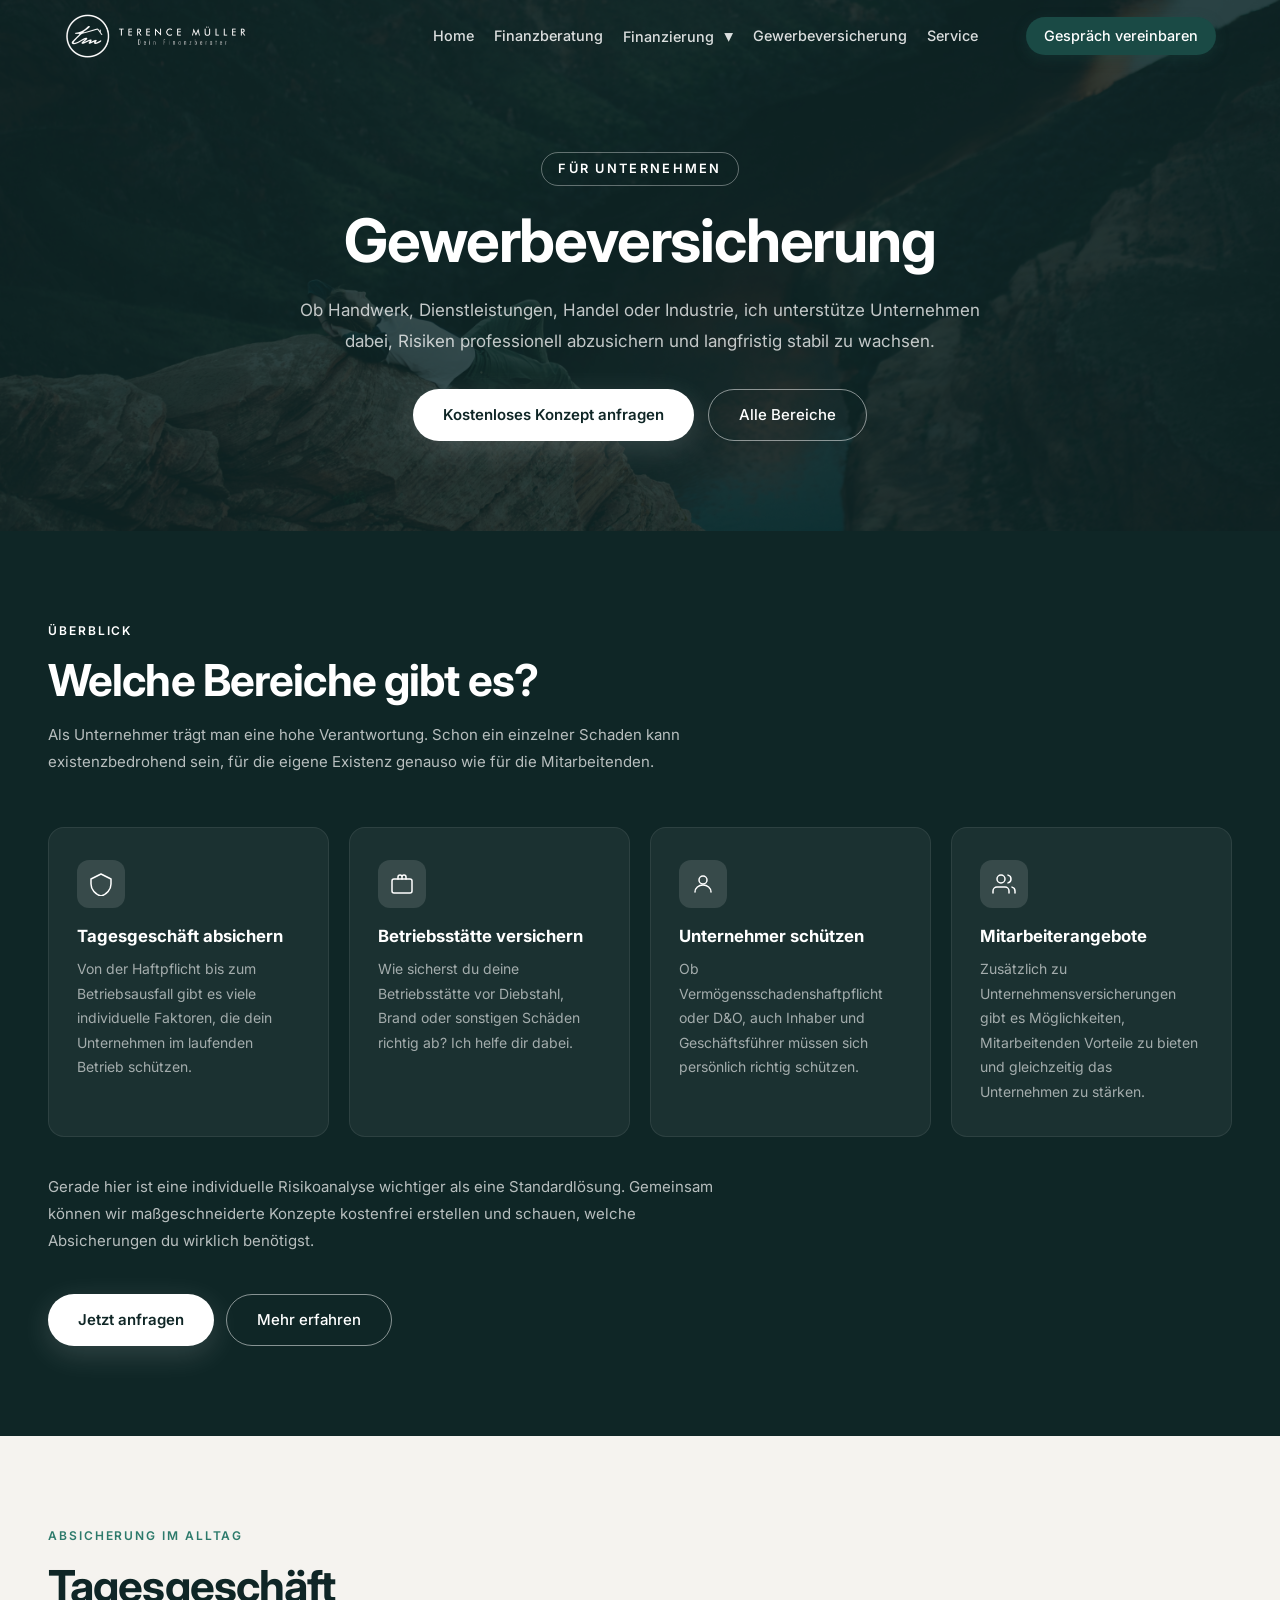
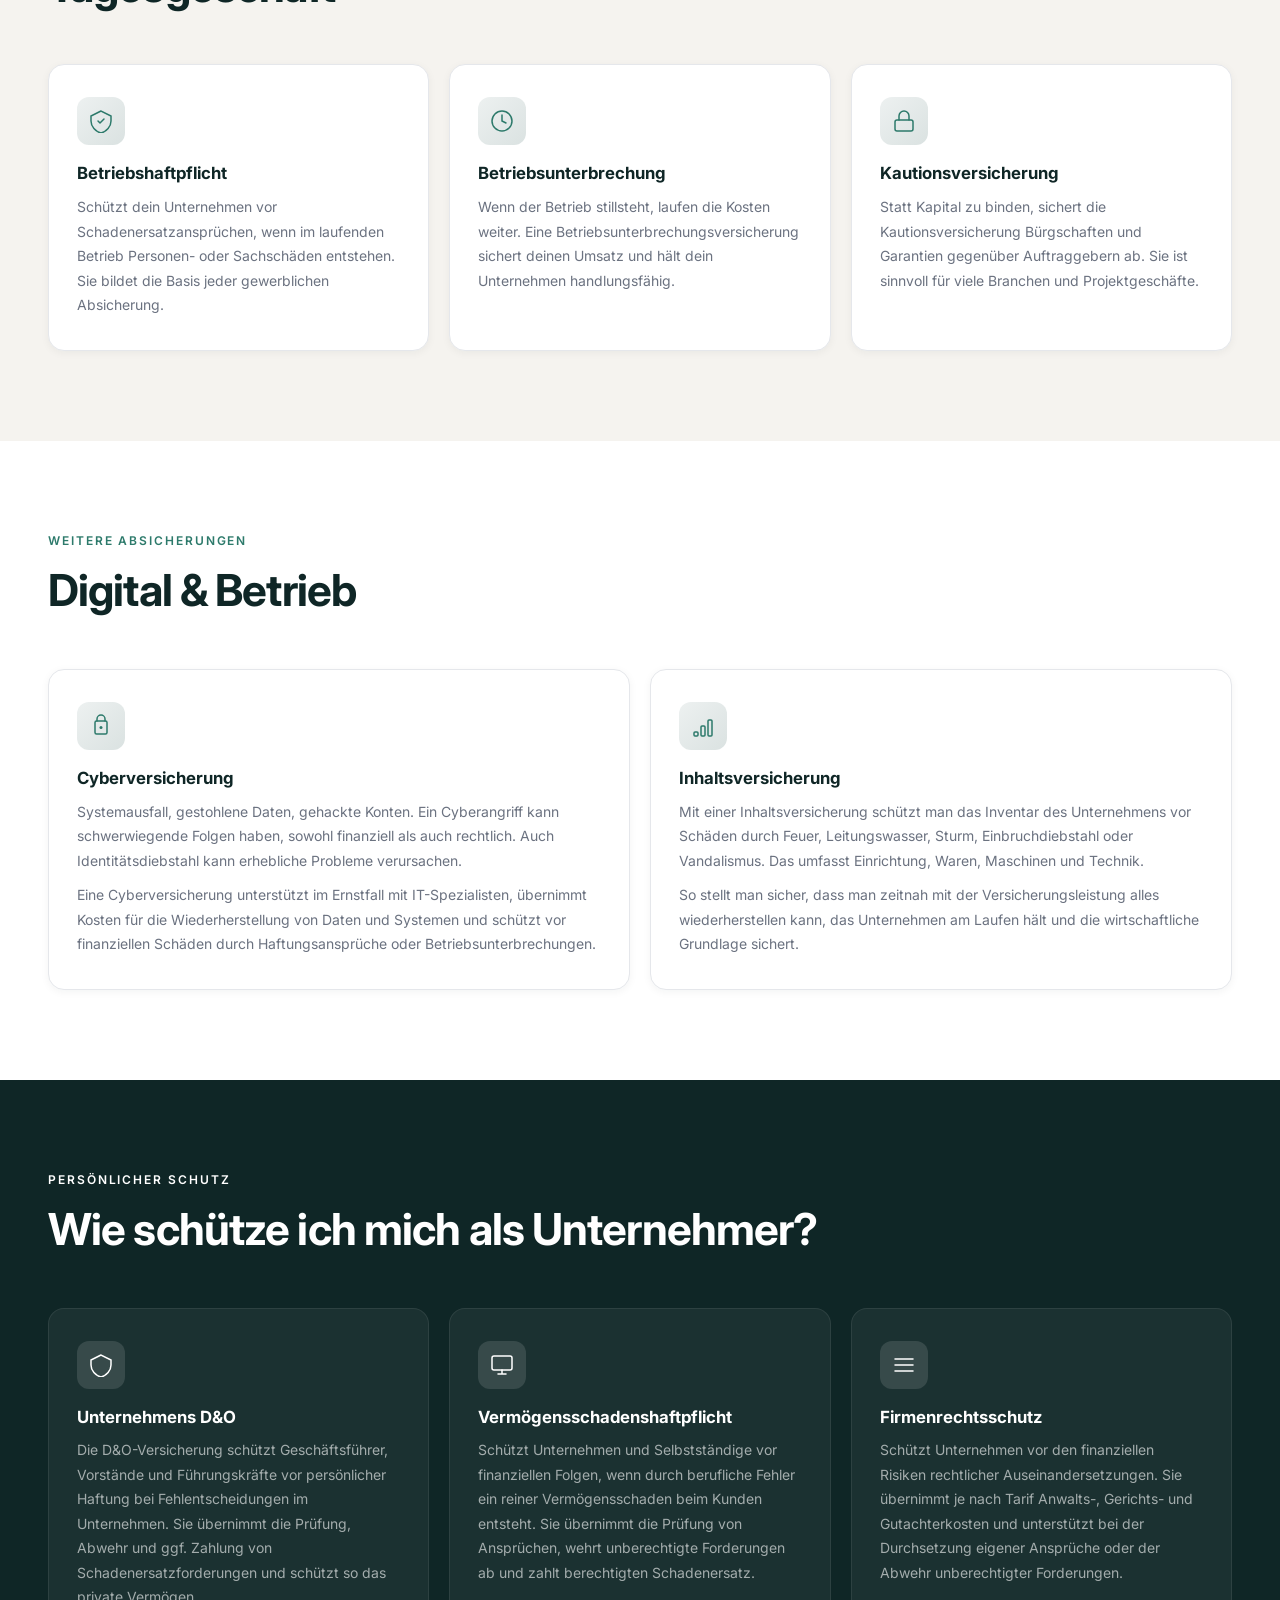
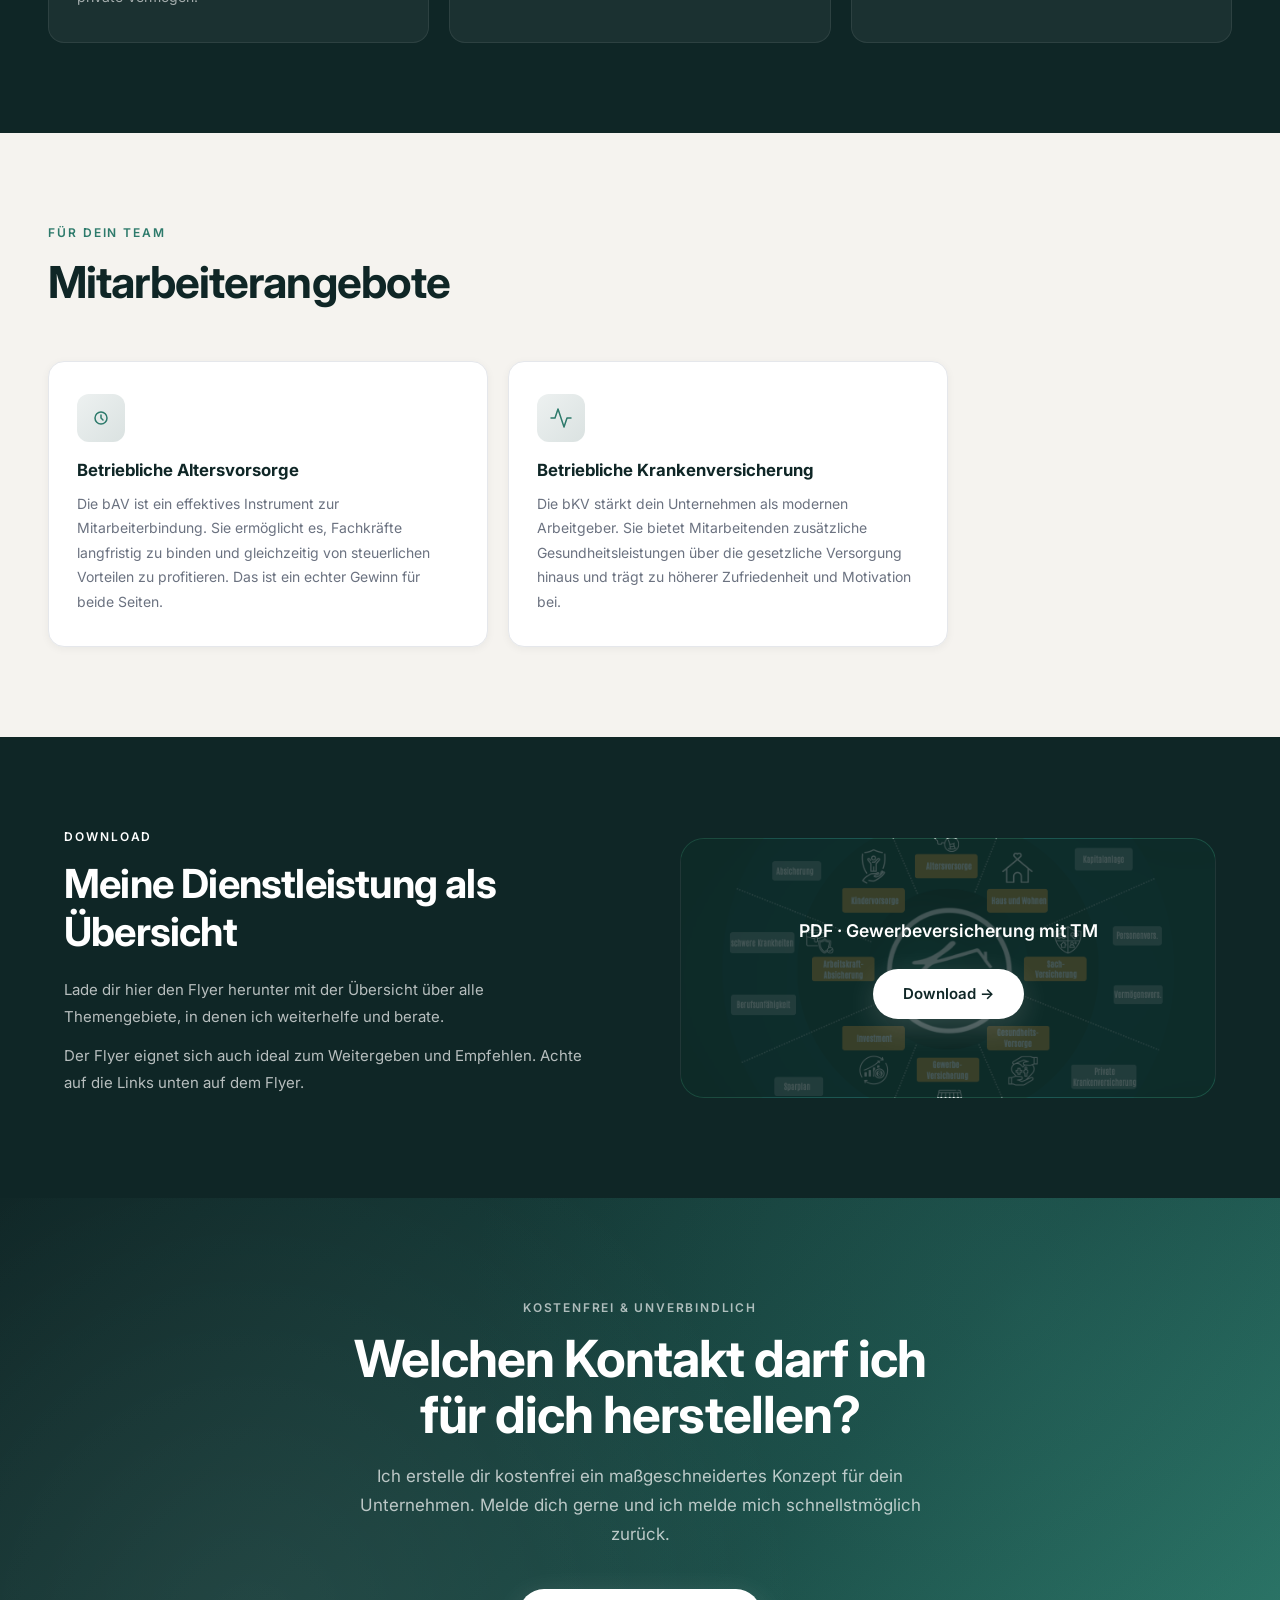
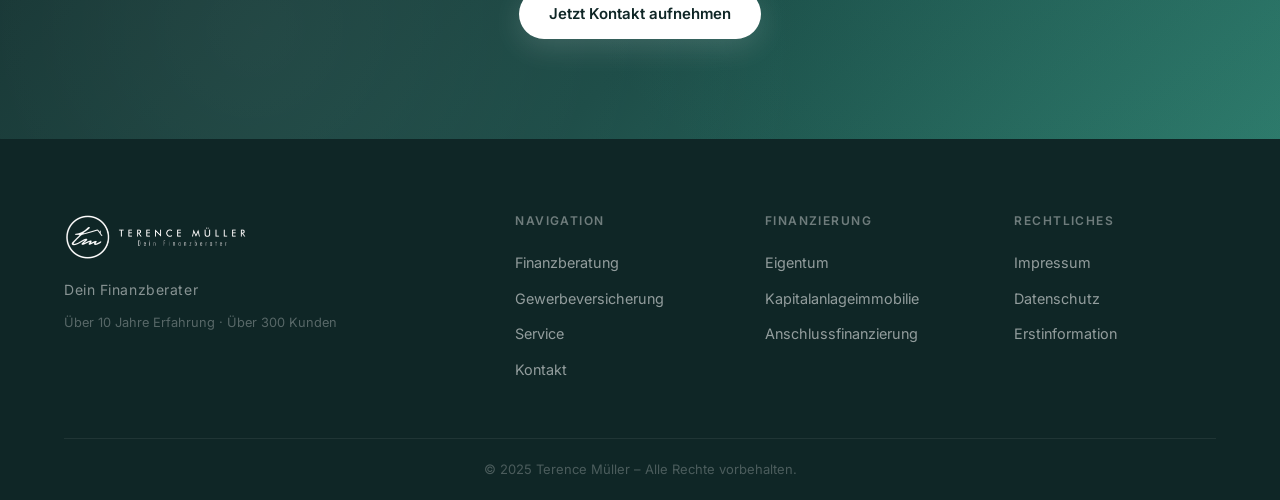
<file: gewerbeversicherung.html>
<!DOCTYPE html>
<html lang="de">
<head>
  <meta charset="UTF-8" />
  <meta name="viewport" content="width=device-width, initial-scale=1.0" />
  <title>Gewerbeversicherung – Terence Müller</title>
  <link rel="preconnect" href="https://fonts.googleapis.com" />
  <link rel="preconnect" href="https://fonts.gstatic.com" crossorigin />
  <link href="https://fonts.googleapis.com/css2?family=Inter:wght@300;400;500;600;700&display=swap" rel="stylesheet" />
  <link rel="stylesheet" href="style.css" />
  <style>
    /* PAGE HERO */
    .page-hero {
      position: relative;
      background: var(--c-dark);
      padding: calc(var(--nav-h) + 80px) 24px 90px;
      overflow: hidden;
      text-align: center;
    }
    .page-hero::before {
      content: '';
      position: absolute; inset: 0;
      background: url('Bilder/Wallpaper.jpg') center/cover no-repeat;
      opacity: .18;
    }
    .page-hero__inner {
      position: relative; z-index: 2;
      max-width: 720px; margin: 0 auto;
    }
    .page-hero__eyebrow {
      display: inline-block;
      font-size: .8rem; font-weight: 600;
      letter-spacing: .18em; text-transform: uppercase;
      color: var(--c-gold); margin-bottom: 20px;
      padding: 6px 16px;
      border: 1px solid rgba(255,255,255,.35);
      border-radius: 50px;
    }
    .page-hero h1 {
      font-size: clamp(2.25rem, 5vw, 3.75rem);
      font-weight: 700; color: #fff;
      letter-spacing: -.02em; line-height: 1.15; margin-bottom: 20px;
    }
    .page-hero p { font-size: 1.0625rem; color: rgba(255,255,255,.75); line-height: 1.8; }
    .page-hero__actions {
      display: flex; gap: 14px; justify-content: center;
      flex-wrap: wrap; margin-top: 32px;
    }

    /* === UNIFIED SECTION SYSTEM === */
    .gw-section { padding: 90px 0; }
    .gw-section--dark  { background: var(--c-dark); }
    .gw-section--light { background: var(--c-bg); }
    .gw-section--white { background: var(--c-bg-card); }

    .gw-inner { max-width: 1300px; margin: 0 auto; padding: 0 48px; }

    /* Section header */
    .gw-header { margin-bottom: 52px; max-width: 800px; }
    .gw-eyebrow {
      display: block; font-size: .75rem; font-weight: 600;
      letter-spacing: .16em; text-transform: uppercase; margin-bottom: 14px;
    }
    .gw-section--dark .gw-eyebrow  { color: var(--c-gold); }
    .gw-section--light .gw-eyebrow,
    .gw-section--white .gw-eyebrow { color: var(--c-teal-mid); }

    .gw-title {
      font-size: clamp(1.75rem, 3.5vw, 2.75rem);
      font-weight: 700; letter-spacing: -.02em; line-height: 1.2; margin-bottom: 14px;
    }
    .gw-section--dark .gw-title  { color: #fff; }
    .gw-section--light .gw-title,
    .gw-section--white .gw-title { color: var(--c-dark); }

    .gw-subtitle { font-size: .9375rem; line-height: 1.8; max-width: 680px; }
    .gw-section--dark .gw-subtitle  { color: rgba(255,255,255,.7); }
    .gw-section--light .gw-subtitle,
    .gw-section--white .gw-subtitle { color: var(--c-text-muted); }

    /* Grids */
    .gw-grid { display: grid; gap: 20px; }
    .gw-grid--4 { grid-template-columns: repeat(4, 1fr); }
    .gw-grid--3 { grid-template-columns: repeat(3, 1fr); }
    .gw-grid--2 { grid-template-columns: repeat(2, 1fr); }

    /* Base card */
    .gw-card {
      border-radius: var(--radius-md);
      padding: 32px 28px;
      position: relative; overflow: hidden;
      transition: transform var(--transition), border-color var(--transition), box-shadow var(--transition);
    }
    .gw-card::before {
      content: '';
      position: absolute; bottom: 0; left: 0; right: 0; height: 3px;
      transform: scaleX(0); transform-origin: left;
      transition: transform var(--transition);
    }
    .gw-card:hover { transform: translateY(-4px); }
    .gw-card:hover::before { transform: scaleX(1); }
    .gw-card__icon {
      width: 48px; height: 48px; border-radius: 12px;
      display: flex; align-items: center; justify-content: center;
      margin-bottom: 18px;
    }
    .gw-card__icon svg { width: 24px; height: 24px; }
    .gw-card h3 { font-size: 1.05rem; font-weight: 700; margin-bottom: 10px; line-height: 1.3; }
    .gw-card p  { font-size: .875rem; line-height: 1.75; }

    /* Dark section cards */
    .gw-section--dark .gw-card {
      background: rgba(255,255,255,.05);
      border: 1px solid rgba(255,255,255,.08);
    }
    .gw-section--dark .gw-card:hover { border-color: rgba(255,255,255,.3); }
    .gw-section--dark .gw-card::before { background: linear-gradient(90deg, var(--c-teal-mid), var(--c-gold)); }
    .gw-section--dark .gw-card__icon  { background: rgba(255,255,255,.12); }
    .gw-section--dark .gw-card__icon svg { color: var(--c-gold); }
    .gw-section--dark .gw-card h3 { color: #fff; }
    .gw-section--dark .gw-card p  { color: rgba(255,255,255,.6); }

    /* Light / white section cards */
    .gw-section--light .gw-card,
    .gw-section--white .gw-card {
      background: var(--c-bg-card);
      border: 1px solid var(--c-border);
      box-shadow: 0 2px 8px rgba(15,38,38,.05);
    }
    .gw-section--light .gw-card:hover,
    .gw-section--white .gw-card:hover { box-shadow: var(--shadow-lg); }
    .gw-section--light .gw-card::before,
    .gw-section--white .gw-card::before { background: linear-gradient(90deg, var(--c-teal), var(--c-gold)); }
    .gw-section--light .gw-card__icon,
    .gw-section--white .gw-card__icon { background: linear-gradient(135deg, rgba(26,74,69,.08), rgba(26,74,69,.16)); }
    .gw-section--light .gw-card__icon svg,
    .gw-section--white .gw-card__icon svg { color: var(--c-teal-mid); }
    .gw-section--light .gw-card h3,
    .gw-section--white .gw-card h3 { color: var(--c-dark); }
    .gw-section--light .gw-card p,
    .gw-section--white .gw-card p  { color: var(--c-text-muted); }

    /* Actions row */
    .gw-actions { display: flex; gap: 12px; margin-top: 40px; flex-wrap: wrap; }

    /* Download split */
    .split-row {
      display: grid;
      grid-template-columns: 1fr 1fr;
      gap: 80px;
      align-items: center;
      max-width: 1200px;
      margin: 0 auto;
      padding: 0 24px;
    }
    .split-content p.eyebrow {
      font-size: .75rem; font-weight: 600;
      letter-spacing: .16em; text-transform: uppercase;
      color: var(--c-gold); margin-bottom: 14px;
    }
    .split-content h2 {
      font-size: clamp(1.75rem, 3.5vw, 2.5rem);
      font-weight: 700; letter-spacing: -.02em;
      line-height: 1.2; margin-bottom: 20px; color: #fff;
    }
    .split-content p.text {
      font-size: .9375rem; color: rgba(255,255,255,.7);
      line-height: 1.8; margin-bottom: 12px;
    }
    .flyer-visual {
      border-radius: var(--radius-lg);
      padding: 40px;
      display: flex;
      flex-direction: column;
      align-items: center;
      justify-content: center;
      gap: 16px;
      min-height: 260px;
    }

    /* ── Mobile (≤ 767px) ── */
    @media (max-width: 767px) {
      .page-hero { padding: calc(var(--nav-h) + 40px) 20px 56px; }
      .gw-section { padding: 60px 0; }
      .gw-inner { padding: 0 20px; }
      .gw-grid--4 { grid-template-columns: 1fr; }
      .gw-grid--3 { grid-template-columns: 1fr; }
      .gw-grid--2 { grid-template-columns: 1fr; }
      .gw-header { margin-bottom: 32px; }
      .gw-actions { flex-direction: column; align-items: stretch; }
      .gw-actions .btn { justify-content: center; }
      .split-row { grid-template-columns: 1fr; gap: 32px; padding: 0 20px; }
      .flyer-visual { min-height: 180px; padding: 24px; }
    }

    /* ── Tablet (768px – 1023px) ── */
    @media (min-width: 768px) and (max-width: 1023px) {
      .page-hero { padding: calc(var(--nav-h) + 60px) 24px 70px; }
      .gw-section { padding: 70px 0; }
      .gw-inner { padding: 0 32px; }
      .gw-grid--4 { grid-template-columns: repeat(2, 1fr); }
      .gw-grid--3 { grid-template-columns: repeat(2, 1fr); }
      .split-row { gap: 48px; }
    }
  </style>
</head>
<body>

  <!-- NAVIGATION -->
  <nav class="nav" id="navbar">
    <div class="nav__inner">
      <a href="index.html" class="nav__logo">
        <img src="Bilder/Logo.png" alt="Terence Müller Logo" class="nav__logo-img" />
      </a>
      <ul class="nav__links">
        <li><a href="index.html">Home</a></li>
        <li><a href="finanzberatung.html">Finanzberatung</a></li>
        <li class="nav__has-dropdown">
          <a href="eigentum.html">Finanzierung <span class="nav__chevron">▾</span></a>
          <ul class="nav__dropdown">
            <li><a href="eigentum.html">Eigentum</a></li>
            <li><a href="kapitalanlage.html">Kapitalanlageimmobilie</a></li>
            <li><a href="anschlussfinanzierung.html">Anschlussfinanzierung</a></li>
          </ul>
        </li>
        <li><a href="gewerbeversicherung.html">Gewerbeversicherung</a></li>
        <li><a href="service.html">Service</a></li>
      </ul>
      <a href="index.html#kontakt" class="btn btn--primary nav__cta">Gespräch vereinbaren</a>
      <button class="nav__burger" id="burger" aria-label="Menü öffnen">
        <span></span><span></span><span></span>
      </button>
    </div>
  </nav>
  <div class="nav__mobile" id="mobileMenu">
      <ul>
        <li><a href="index.html" class="mobile-link">Home</a></li>
        <li><a href="finanzberatung.html" class="mobile-link">Finanzberatung</a></li>
        <li class="nav__mobile-group">
          <a href="#" class="mobile-link mobile-link--parent">Finanzierung</a>
          <ul class="nav__mobile-sub">
            <li><a href="eigentum.html" class="mobile-link mobile-link--sub">Eigentum</a></li>
            <li><a href="kapitalanlage.html" class="mobile-link mobile-link--sub">Kapitalanlageimmobilie</a></li>
            <li><a href="anschlussfinanzierung.html" class="mobile-link mobile-link--sub">Anschlussfinanzierung</a></li>
          </ul>
        </li>
        <li><a href="gewerbeversicherung.html" class="mobile-link">Gewerbeversicherung</a></li>
        <li><a href="service.html" class="mobile-link">Service</a></li>
        <li><a href="index.html#kontakt" class="btn btn--primary mobile-link">Gespräch vereinbaren</a></li>
      </ul>
  </div>

  <!-- HERO -->
  <section class="page-hero">
    <div class="page-hero__inner">
      <span class="page-hero__eyebrow">Für Unternehmen</span>
      <h1>Gewerbe<span class="mobile-hyphen">-<br></span>versicherung</h1>
      <p>Ob Handwerk, Dienstleistungen, Handel oder Industrie, ich unterstütze Unternehmen dabei, Risiken professionell abzusichern und langfristig stabil zu wachsen.</p>
      <div class="page-hero__actions">
        <a href="index.html#kontakt" class="btn btn--gold">Kostenloses Konzept anfragen</a>
        <a href="#bereiche" class="btn btn--ghost">Alle Bereiche</a>
      </div>
    </div>
  </section>

  <!-- BEREICHE -->
  <section class="gw-section gw-section--dark" id="bereiche">
    <div class="gw-inner">
      <div class="gw-header">
        <span class="gw-eyebrow">Überblick</span>
        <h2 class="gw-title">Welche Bereiche gibt es?</h2>
        <p class="gw-subtitle">Als Unternehmer trägt man eine hohe Verantwortung. Schon ein einzelner Schaden kann existenzbedrohend sein, für die eigene Existenz genauso wie für die Mitarbeitenden.</p>
      </div>
      <div class="gw-grid gw-grid--4">
        <div class="gw-card">
          <div class="gw-card__icon">
            <svg viewBox="0 0 24 24" fill="none"><path d="M12 2L2 7v5c0 5.5 4.4 10.7 10 12 5.6-1.3 10-6.5 10-12V7L12 2z" stroke="currentColor" stroke-width="1.5" stroke-linejoin="round"/></svg>
          </div>
          <h3>Tagesgeschäft absichern</h3>
          <p>Von der Haftpflicht bis zum Betriebsausfall gibt es viele individuelle Faktoren, die dein Unternehmen im laufenden Betrieb schützen.</p>
        </div>
        <div class="gw-card">
          <div class="gw-card__icon">
            <svg viewBox="0 0 24 24" fill="none"><rect x="2" y="7" width="20" height="14" rx="2" stroke="currentColor" stroke-width="1.5"/><path d="M16 7V5a2 2 0 00-4 0v2M8 7V5a2 2 0 014 0" stroke="currentColor" stroke-width="1.5" stroke-linecap="round"/></svg>
          </div>
          <h3>Betriebsstätte versichern</h3>
          <p>Wie sicherst du deine Betriebsstätte vor Diebstahl, Brand oder sonstigen Schäden richtig ab? Ich helfe dir dabei.</p>
        </div>
        <div class="gw-card">
          <div class="gw-card__icon">
            <svg viewBox="0 0 24 24" fill="none"><circle cx="12" cy="8" r="4" stroke="currentColor" stroke-width="1.5"/><path d="M4 20c0-4 3.6-7 8-7s8 3 8 7" stroke="currentColor" stroke-width="1.5" stroke-linecap="round"/></svg>
          </div>
          <h3>Unternehmer schützen</h3>
          <p>Ob Vermögensschadenshaftpflicht oder D&O, auch Inhaber und Geschäftsführer müssen sich persönlich richtig schützen.</p>
        </div>
        <div class="gw-card">
          <div class="gw-card__icon">
            <svg viewBox="0 0 24 24" fill="none"><path d="M17 21v-2a4 4 0 00-4-4H5a4 4 0 00-4 4v2" stroke="currentColor" stroke-width="1.5" stroke-linecap="round"/><circle cx="9" cy="7" r="4" stroke="currentColor" stroke-width="1.5"/><path d="M23 21v-2a4 4 0 00-3-3.87M16 3.13a4 4 0 010 7.75" stroke="currentColor" stroke-width="1.5" stroke-linecap="round"/></svg>
          </div>
          <h3>Mitarbeiterangebote</h3>
          <p>Zusätzlich zu Unternehmensversicherungen gibt es Möglichkeiten, Mitarbeitenden Vorteile zu bieten und gleichzeitig das Unternehmen zu stärken.</p>
        </div>
      </div>
      <p class="gw-subtitle" style="margin-top:36px;">Gerade hier ist eine individuelle Risikoanalyse wichtiger als eine Standardlösung. Gemeinsam können wir maßgeschneiderte Konzepte kostenfrei erstellen und schauen, welche Absicherungen du wirklich benötigst.</p>
      <div class="gw-actions">
        <a href="index.html#kontakt" class="btn btn--gold">Jetzt anfragen</a>
        <a href="#tagesgeschaeft" class="btn btn--ghost">Mehr erfahren</a>
      </div>
    </div>
  </section>

  <!-- TAGESGESCHÄFT -->
  <section class="gw-section gw-section--light" id="tagesgeschaeft">
    <div class="gw-inner">
      <div class="gw-header">
        <span class="gw-eyebrow">Absicherung im Alltag</span>
        <h2 class="gw-title">Tagesgeschäft</h2>
      </div>
      <div class="gw-grid gw-grid--3">
        <div class="gw-card">
          <div class="gw-card__icon">
            <svg viewBox="0 0 24 24" fill="none"><path d="M12 2L2 7v5c0 5.5 4.4 10.7 10 12 5.6-1.3 10-6.5 10-12V7L12 2z" stroke="currentColor" stroke-width="1.5"/><path d="M9 12l2 2 4-4" stroke="currentColor" stroke-width="1.5" stroke-linecap="round" stroke-linejoin="round"/></svg>
          </div>
          <h3>Betriebshaftpflicht</h3>
          <p>Schützt dein Unternehmen vor Schadenersatzansprüchen, wenn im laufenden Betrieb Personen- oder Sachschäden entstehen. Sie bildet die Basis jeder gewerblichen Absicherung.</p>
        </div>
        <div class="gw-card">
          <div class="gw-card__icon">
            <svg viewBox="0 0 24 24" fill="none"><circle cx="12" cy="12" r="10" stroke="currentColor" stroke-width="1.5"/><path d="M12 6v6l4 2" stroke="currentColor" stroke-width="1.5" stroke-linecap="round"/></svg>
          </div>
          <h3>Betriebsunterbrechung</h3>
          <p>Wenn der Betrieb stillsteht, laufen die Kosten weiter. Eine Betriebsunterbrechungsversicherung sichert deinen Umsatz und hält dein Unternehmen handlungsfähig.</p>
        </div>
        <div class="gw-card">
          <div class="gw-card__icon">
            <svg viewBox="0 0 24 24" fill="none"><rect x="3" y="11" width="18" height="11" rx="2" stroke="currentColor" stroke-width="1.5"/><path d="M7 11V7a5 5 0 0110 0v4" stroke="currentColor" stroke-width="1.5" stroke-linecap="round"/></svg>
          </div>
          <h3>Kautionsversicherung</h3>
          <p>Statt Kapital zu binden, sichert die Kautionsversicherung Bürgschaften und Garantien gegenüber Auftraggebern ab. Sie ist sinnvoll für viele Branchen und Projektgeschäfte.</p>
        </div>
      </div>
    </div>
  </section>

  <!-- CYBER + INHALTSVERSICHERUNG -->
  <section class="gw-section gw-section--white">
    <div class="gw-inner">
      <div class="gw-header">
        <span class="gw-eyebrow">Weitere Absicherungen</span>
        <h2 class="gw-title">Digital &amp; Betrieb</h2>
      </div>
      <div class="gw-grid gw-grid--2">
        <div class="gw-card">
          <div class="gw-card__icon">
            <svg viewBox="0 0 24 24" fill="none"><rect x="6" y="7" width="12" height="13" rx="1.5" stroke="currentColor" stroke-width="1.5"/><path d="M8 7V5a4 4 0 018 0v2" stroke="currentColor" stroke-width="1.5" stroke-linecap="round"/><circle cx="12" cy="13.5" r="1.5" fill="currentColor"/></svg>
          </div>
          <h3>Cyberversicherung</h3>
          <p>Systemausfall, gestohlene Daten, gehackte Konten. Ein Cyberangriff kann schwerwiegende Folgen haben, sowohl finanziell als auch rechtlich. Auch Identitätsdiebstahl kann erhebliche Probleme verursachen.</p>
          <p style="margin-top:10px;">Eine Cyberversicherung unterstützt im Ernstfall mit IT-Spezialisten, übernimmt Kosten für die Wiederherstellung von Daten und Systemen und schützt vor finanziellen Schäden durch Haftungsansprüche oder Betriebsunterbrechungen.</p>
        </div>
        <div class="gw-card">
          <div class="gw-card__icon">
            <svg viewBox="0 0 24 24" fill="none"><rect x="3" y="18" width="4" height="4" rx="1" stroke="currentColor" stroke-width="1.5"/><rect x="10" y="12" width="4" height="10" rx="1" stroke="currentColor" stroke-width="1.5"/><rect x="17" y="6" width="4" height="16" rx="1" stroke="currentColor" stroke-width="1.5"/></svg>
          </div>
          <h3>Inhaltsversicherung</h3>
          <p>Mit einer Inhaltsversicherung schützt man das Inventar des Unternehmens vor Schäden durch Feuer, Leitungswasser, Sturm, Einbruchdiebstahl oder Vandalismus. Das umfasst Einrichtung, Waren, Maschinen und Technik.</p>
          <p style="margin-top:10px;">So stellt man sicher, dass man zeitnah mit der Versicherungsleistung alles wiederherstellen kann, das Unternehmen am Laufen hält und die wirtschaftliche Grundlage sichert.</p>
        </div>
      </div>
    </div>
  </section>

  <!-- UNTERNEHMER SCHÜTZEN -->
  <section class="gw-section gw-section--dark">
    <div class="gw-inner">
      <div class="gw-header">
        <span class="gw-eyebrow">Persönlicher Schutz</span>
        <h2 class="gw-title">Wie schütze ich mich als Unternehmer?</h2>
      </div>
      <div class="gw-grid gw-grid--3">
        <div class="gw-card">
          <div class="gw-card__icon">
            <svg viewBox="0 0 24 24" fill="none"><path d="M12 2L2 7v5c0 5.5 4.4 10.7 10 12 5.6-1.3 10-6.5 10-12V7L12 2z" stroke="currentColor" stroke-width="1.5"/></svg>
          </div>
          <h3>Unternehmens D&amp;O</h3>
          <p>Die D&O-Versicherung schützt Geschäftsführer, Vorstände und Führungskräfte vor persönlicher Haftung bei Fehlentscheidungen im Unternehmen. Sie übernimmt die Prüfung, Abwehr und ggf. Zahlung von Schadenersatzforderungen und schützt so das private Vermögen.</p>
        </div>
        <div class="gw-card">
          <div class="gw-card__icon">
            <svg viewBox="0 0 24 24" fill="none"><rect x="2" y="3" width="20" height="14" rx="2" stroke="currentColor" stroke-width="1.5"/><path d="M8 21h8M12 17v4" stroke="currentColor" stroke-width="1.5" stroke-linecap="round"/></svg>
          </div>
          <h3>Vermögensschadenshaftpflicht</h3>
          <p>Schützt Unternehmen und Selbstständige vor finanziellen Folgen, wenn durch berufliche Fehler ein reiner Vermögensschaden beim Kunden entsteht. Sie übernimmt die Prüfung von Ansprüchen, wehrt unberechtigte Forderungen ab und zahlt berechtigten Schadenersatz.</p>
        </div>
        <div class="gw-card">
          <div class="gw-card__icon">
            <svg viewBox="0 0 24 24" fill="none"><path d="M3 6h18M3 12h18M3 18h18" stroke="currentColor" stroke-width="1.5" stroke-linecap="round"/></svg>
          </div>
          <h3>Firmenrechtsschutz</h3>
          <p>Schützt Unternehmen vor den finanziellen Risiken rechtlicher Auseinandersetzungen. Sie übernimmt je nach Tarif Anwalts-, Gerichts- und Gutachterkosten und unterstützt bei der Durchsetzung eigener Ansprüche oder der Abwehr unberechtigter Forderungen.</p>
        </div>
      </div>
    </div>
  </section>

  <!-- MITARBEITERANGEBOTE -->
  <section class="gw-section gw-section--light">
    <div class="gw-inner">
      <div class="gw-header">
        <span class="gw-eyebrow">Für dein Team</span>
        <h2 class="gw-title">Mitarbeiterangebote</h2>
      </div>
      <div class="gw-grid gw-grid--2" style="max-width:900px;">
        <div class="gw-card">
          <div class="gw-card__icon">
            <svg viewBox="0 0 24 24" fill="none"><path d="M12 6a6 6 0 100 12A6 6 0 0012 6z" stroke="currentColor" stroke-width="1.5"/><path d="M12 9v3l2 2" stroke="currentColor" stroke-width="1.5" stroke-linecap="round"/></svg>
          </div>
          <h3>Betriebliche Altersvorsorge</h3>
          <p>Die bAV ist ein effektives Instrument zur Mitarbeiterbindung. Sie ermöglicht es, Fachkräfte langfristig zu binden und gleichzeitig von steuerlichen Vorteilen zu profitieren. Das ist ein echter Gewinn für beide Seiten.</p>
        </div>
        <div class="gw-card">
          <div class="gw-card__icon">
            <svg viewBox="0 0 24 24" fill="none"><path d="M22 12h-4l-3 9L9 3l-3 9H2" stroke="currentColor" stroke-width="1.5" stroke-linecap="round" stroke-linejoin="round"/></svg>
          </div>
          <h3>Betriebliche Krankenversicherung</h3>
          <p>Die bKV stärkt dein Unternehmen als modernen Arbeitgeber. Sie bietet Mitarbeitenden zusätzliche Gesundheitsleistungen über die gesetzliche Versorgung hinaus und trägt zu höherer Zufriedenheit und Motivation bei.</p>
        </div>
      </div>
    </div>
  </section>

  <!-- FLYER DOWNLOAD -->
  <section class="gw-section gw-section--dark">
    <div class="split-row">
      <div class="split-content">
        <p class="eyebrow">Download</p>
        <h2>Meine Dienstleistung als Übersicht</h2>
        <p class="text">Lade dir hier den Flyer herunter mit der Übersicht über alle Themengebiete, in denen ich weiterhelfe und berate.</p>
        <p class="text">Der Flyer eignet sich auch ideal zum Weitergeben und Empfehlen. Achte auf die Links unten auf dem Flyer.</p>
      </div>
      <div class="flyer-visual" style="
        background: url('Bilder/Dienstleistungsuebersicht.png') center/cover no-repeat;
        border: 1px solid rgba(255,255,255,.08);
        position: relative;
        overflow: hidden;
      ">
        <div style="position:absolute;inset:0;background:rgba(15,38,38,.78);"></div>
        <span style="position:relative;z-index:2;color:#fff;font-size:1.1rem;font-weight:600;text-align:center;">PDF · Gewerbeversicherung mit TM</span>
        <a href="https://storage.e.jimdo.com/file/bae9b566-3a4e-4684-b65c-89db2de11bff/Gewerbeversicherung%20mit%20TM.pdf" target="_blank" class="btn btn--gold" style="position:relative;z-index:2;margin-top:8px;">Download →</a>
      </div>
    </div>
  </section>

  <!-- CTA -->
  <section class="service-cta">
    <div class="service-cta__bg"></div>
    <div class="container">
      <div class="service-cta__content">
        <p class="section-eyebrow section-eyebrow--light">Kostenfrei &amp; unverbindlich</p>
        <h2 class="service-cta__title">Welchen Kontakt darf ich für dich herstellen?</h2>
        <p class="service-cta__text">Ich erstelle dir kostenfrei ein maßgeschneidertes Konzept für dein Unternehmen. Melde dich gerne und ich melde mich schnellstmöglich zurück.</p>
        <a href="index.html#kontakt" class="btn btn--gold">Jetzt Kontakt aufnehmen</a>
      </div>
    </div>
  </section>

  <!-- FOOTER -->
  <footer class="footer">
    <div class="container">
      <div class="footer__grid">
        <div class="footer__brand">
          <div class="footer__logo">
            <img src="Bilder/Logo.png" alt="Terence Müller Logo" class="nav__logo-img" />
          </div>
          <p class="footer__tagline">Dein Finanzberater</p>
          <p class="footer__copy">Über 10 Jahre Erfahrung · Über 300 Kunden</p>
        </div>
        <div class="footer__links">
          <h4>Navigation</h4>
          <ul>
            <li><a href="finanzberatung.html">Finanzberatung</a></li>
            <li><a href="gewerbeversicherung.html">Gewerbeversicherung</a></li>
            <li><a href="service.html">Service</a></li>
            <li><a href="index.html#kontakt">Kontakt</a></li>
          </ul>
        </div>
        <div class="footer__links">
          <h4>Finanzierung</h4>
          <ul>
            <li><a href="eigentum.html">Eigentum</a></li>
            <li><a href="kapitalanlage.html">Kapitalanlageimmobilie</a></li>
            <li><a href="anschlussfinanzierung.html">Anschlussfinanzierung</a></li>
          </ul>
        </div>
        <div class="footer__links">
          <h4>Rechtliches</h4>
          <ul>
            <li><a href="impressum.html">Impressum</a></li>
            <li><a href="#">Datenschutz</a></li>
            <li><a href="#">Erstinformation</a></li>
          </ul>
        </div>
      </div>
      <div class="footer__bottom">
        <p>© 2025 Terence Müller – Alle Rechte vorbehalten.</p>
      </div>
    </div>
  </footer>

  <script src="script.js"></script>
</body>
</html>
</file>
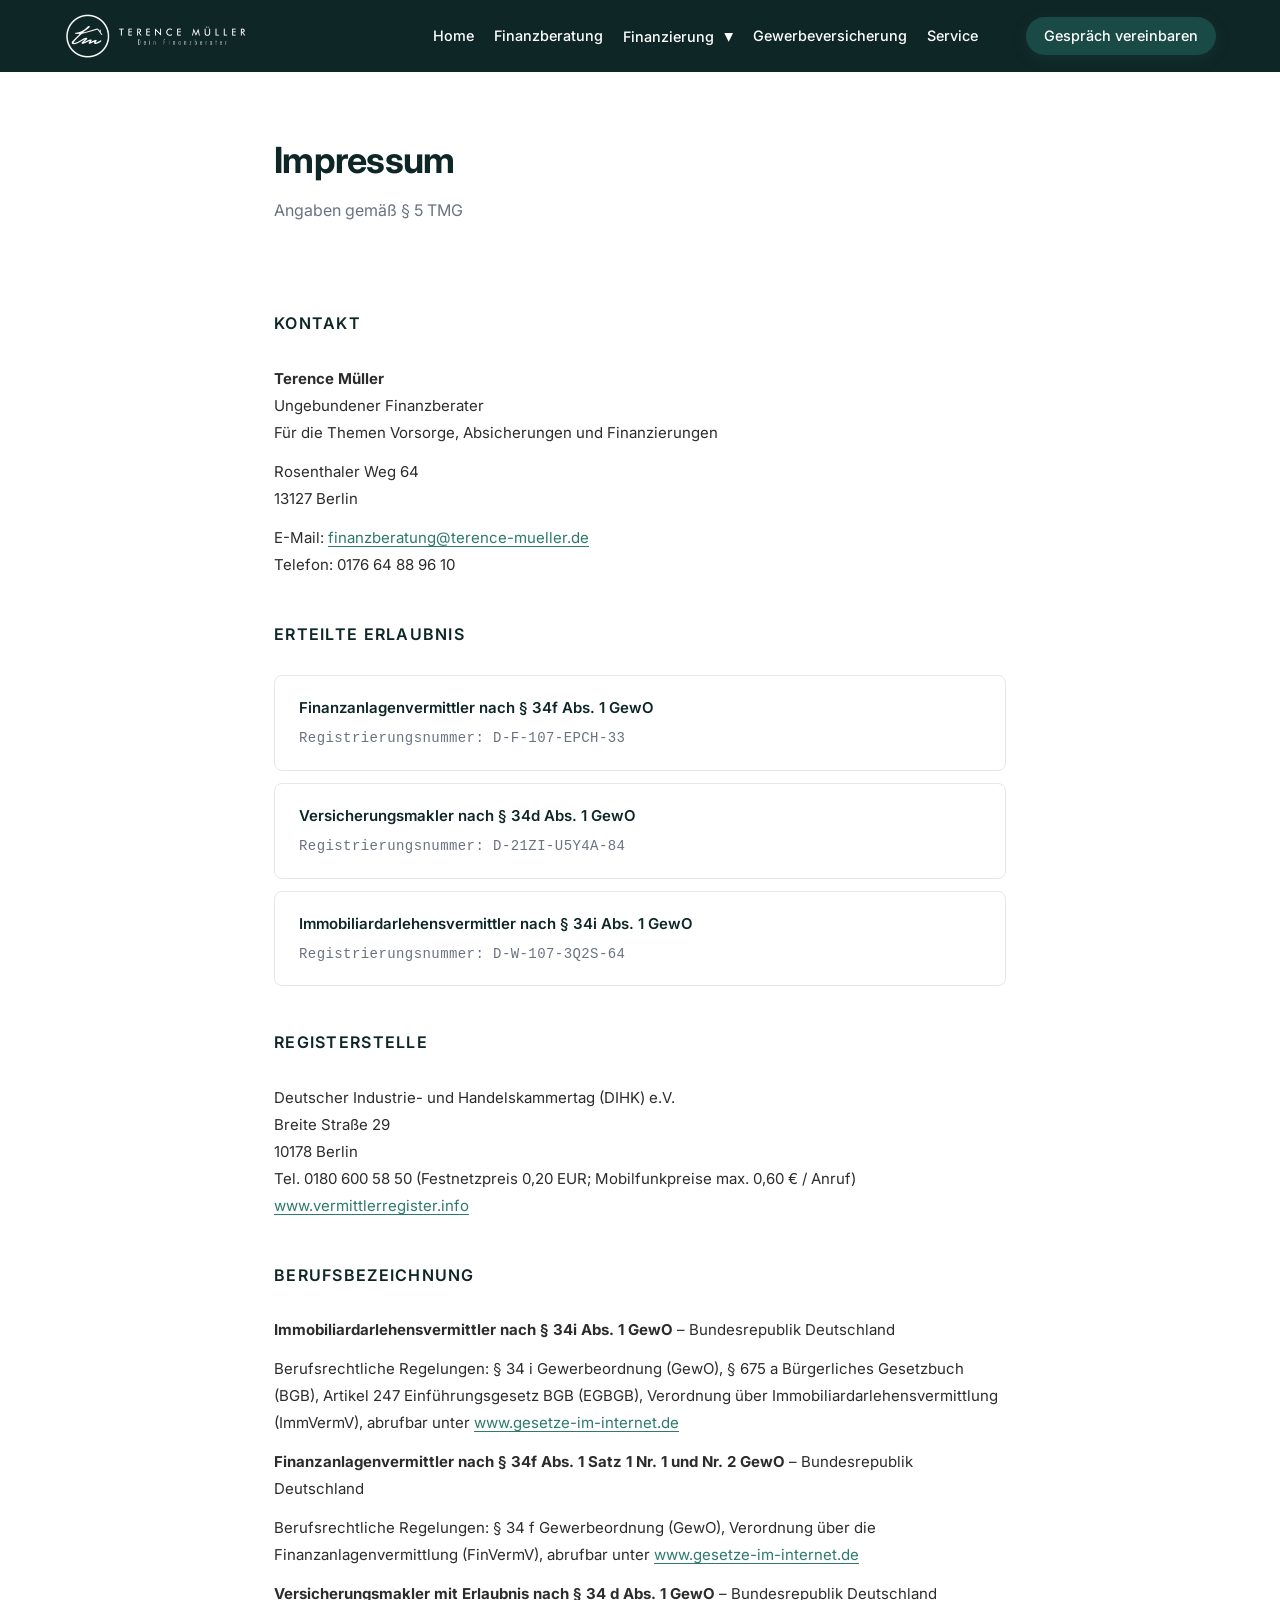
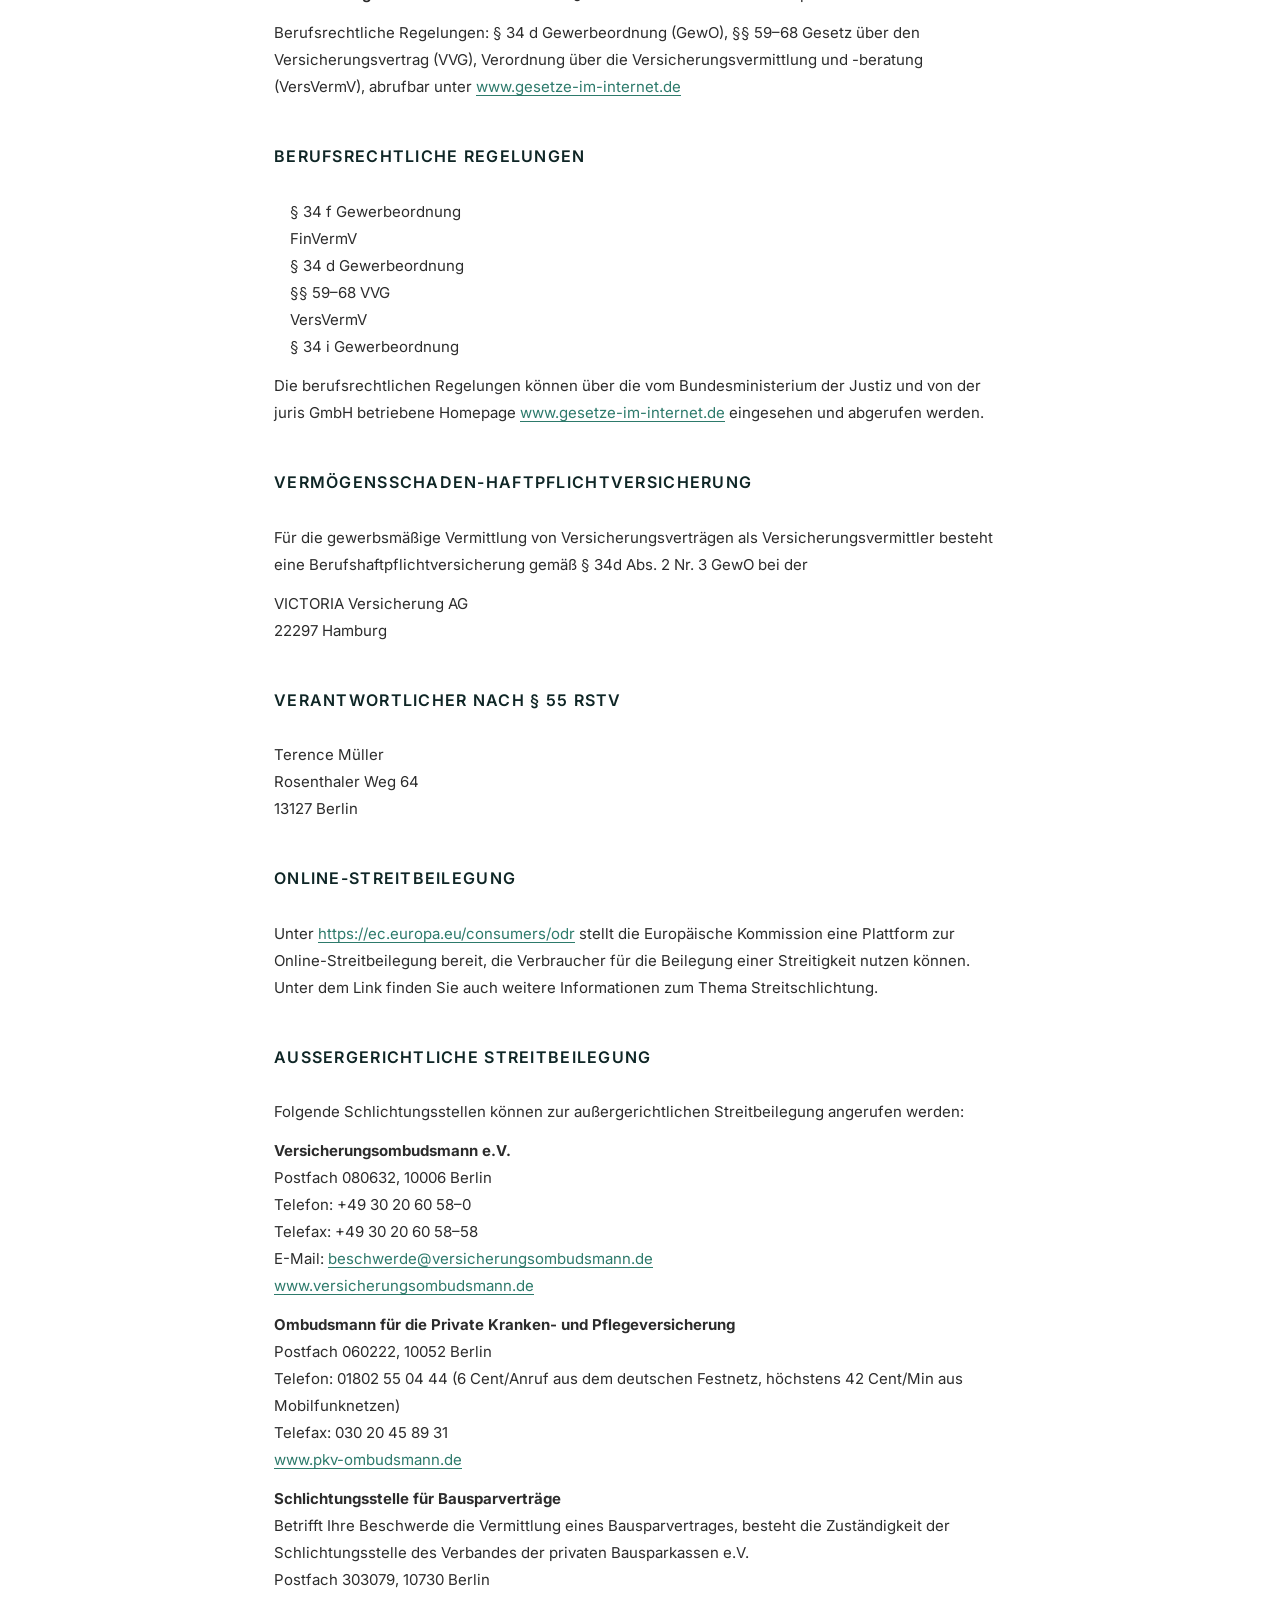
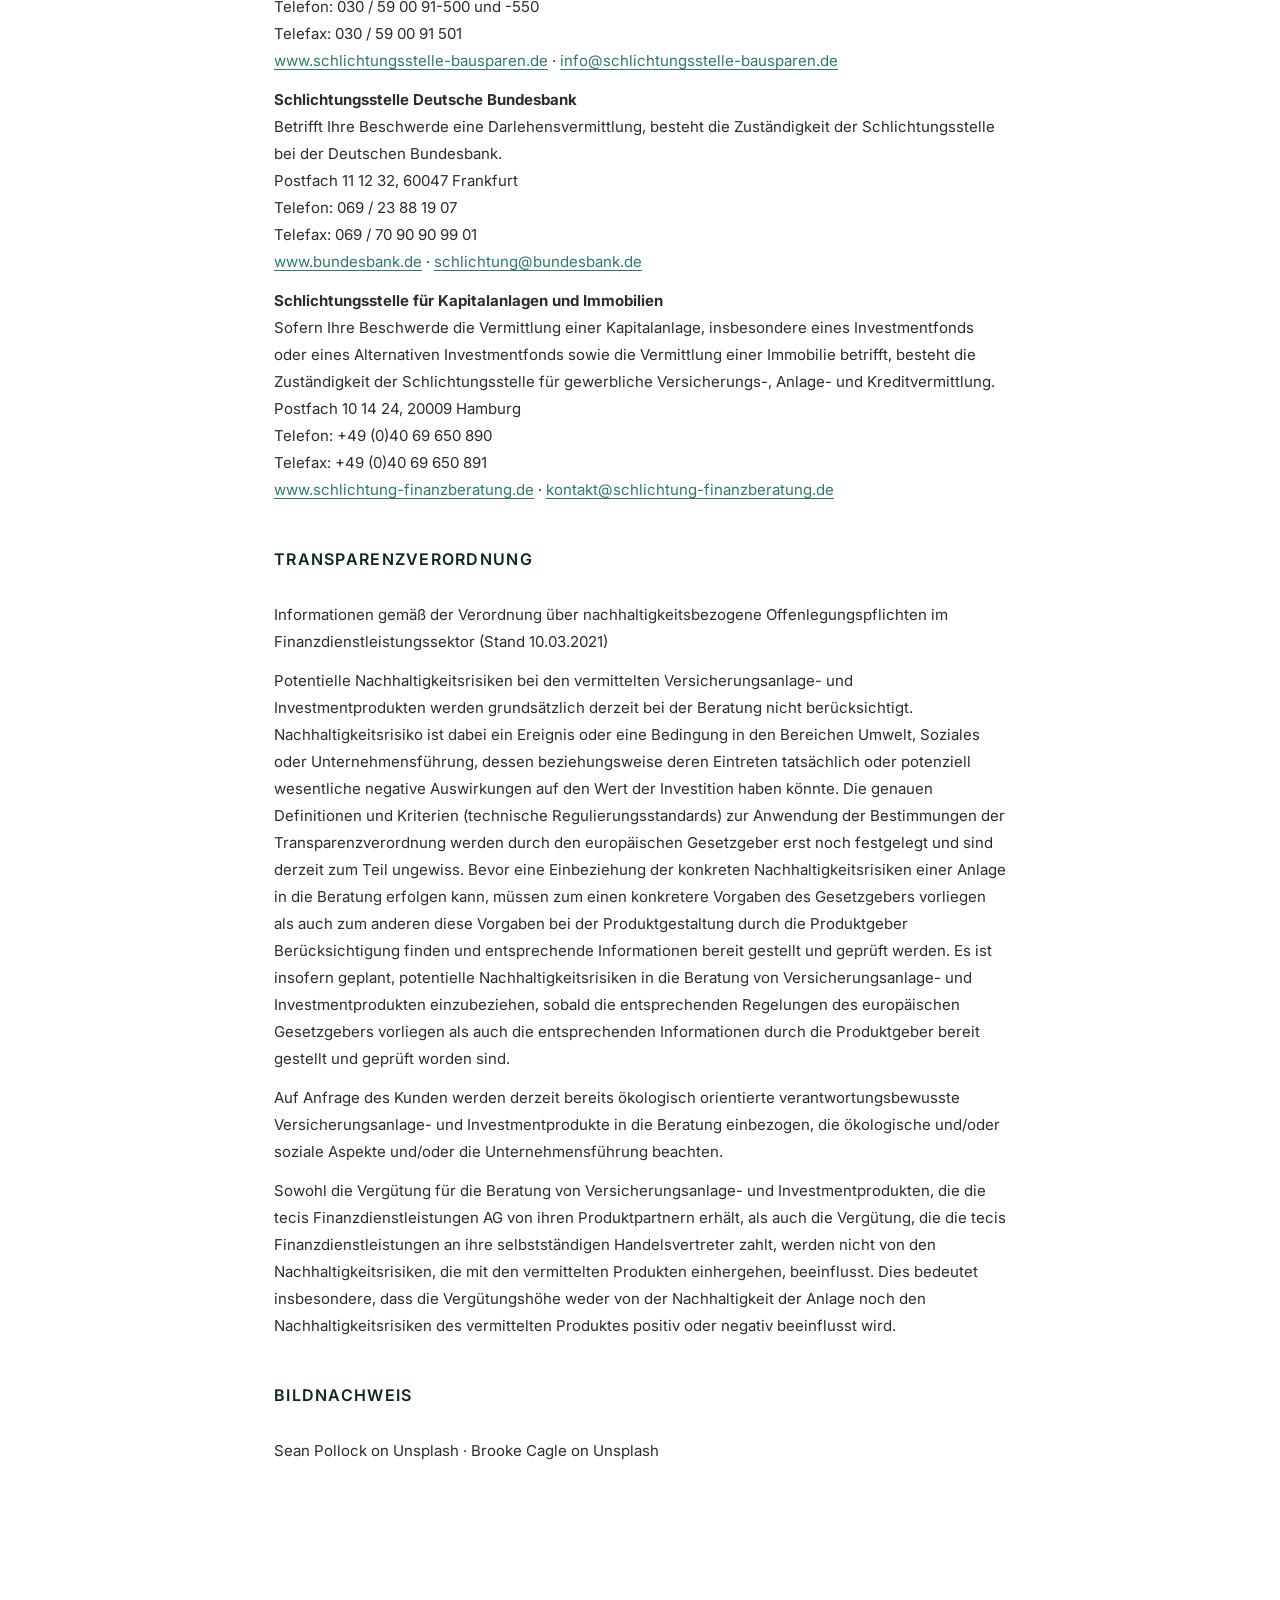
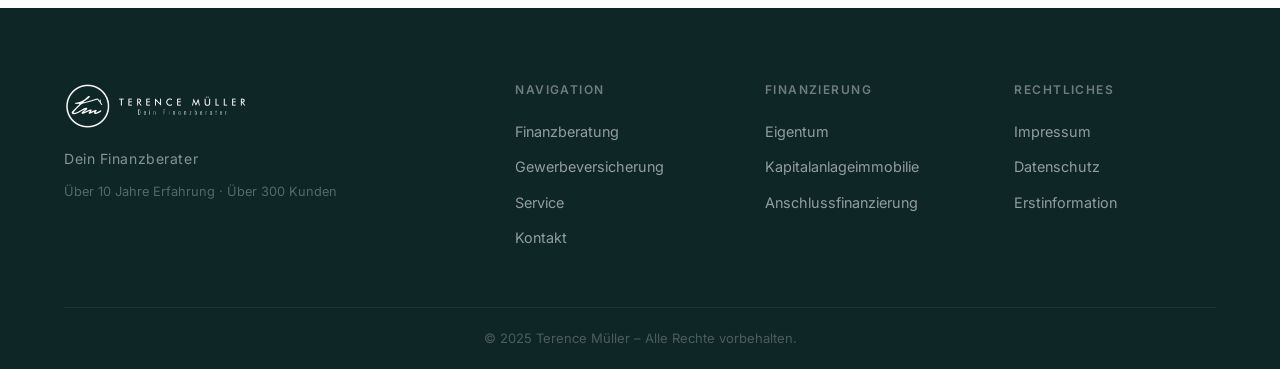
<file: impressum.html>
<!DOCTYPE html>
<html lang="de">
<head>
  <meta charset="UTF-8" />
  <meta name="viewport" content="width=device-width, initial-scale=1.0" />
  <title>Impressum – Terence Müller</title>
  <link rel="preconnect" href="https://fonts.googleapis.com" />
  <link rel="preconnect" href="https://fonts.gstatic.com" crossorigin />
  <link href="https://fonts.googleapis.com/css2?family=Inter:wght@300;400;500;600;700&display=swap" rel="stylesheet" />
  <link rel="stylesheet" href="style.css" />
  <style>
    .impressum-page {
      background: #ffffff;
      min-height: 100vh;
      padding-top: calc(var(--nav-h) + 60px);
      padding-bottom: 100px;
    }

    .impressum-wrap {
      max-width: 780px;
      margin: 0 auto;
      padding: 0 24px;
    }

    .impressum-wrap h1 {
      font-size: 2.25rem;
      font-weight: 700;
      color: var(--c-dark);
      margin-bottom: 8px;
      letter-spacing: -.02em;
    }

    .impressum-wrap .lead {
      font-size: 1rem;
      color: var(--c-text-muted);
      margin-bottom: 56px;
      padding-bottom: 32px;
    }

    .impressum-block {
      margin-bottom: 44px;
    }

    .impressum-block h2 {
      font-size: 1rem;
      font-weight: 600;
      color: var(--c-dark);
      text-transform: uppercase;
      letter-spacing: .08em;
      margin-bottom: 16px;
      padding-bottom: 10px;
      border-bottom: 2px solid var(--c-gold);
      display: inline-block;
      overflow-wrap: break-word;
      word-break: break-word;
      max-width: 100%;
    }

    .impressum-block p {
      font-size: .9375rem;
      color: var(--c-text);
      line-height: 1.8;
      margin-bottom: 12px;
    }

    .impressum-block p:last-child {
      margin-bottom: 0;
    }

    .impressum-block a {
      color: var(--c-teal-mid);
      text-decoration: underline;
      text-underline-offset: 3px;
    }

    .impressum-block a:hover {
      color: var(--c-teal);
    }

    .impressum-block ul {
      list-style: none;
      padding: 0;
      margin: 0 0 12px;
    }

    .impressum-block ul li {
      font-size: .9375rem;
      color: var(--c-text);
      line-height: 1.8;
      padding-left: 16px;
      position: relative;
    }

    .impressum-block ul li::before {
      content: '·';
      position: absolute;
      left: 0;
      color: var(--c-gold);
      font-weight: 700;
    }

    .impressum-reg-item {
      background: var(--c-bg-card);
      border: 1px solid var(--c-border);
      border-radius: var(--radius-sm);
      padding: 20px 24px;
      margin-bottom: 12px;
    }

    .impressum-reg-item strong {
      display: block;
      font-size: .9375rem;
      color: var(--c-dark);
      font-weight: 600;
      margin-bottom: 4px;
    }

    .impressum-reg-item span {
      font-size: .875rem;
      color: var(--c-text-muted);
      font-family: monospace;
      letter-spacing: .03em;
    }

    .impressum-divider {
      display: none;
    }

    /* Nav always solid on this page */
    .nav--solid { background: var(--c-dark) !important; backdrop-filter: none !important; -webkit-backdrop-filter: none !important; }
    .nav--solid .nav__links a,
    .nav--solid .nav__cta { color: #fff; }

    .mobile-br { display: none; }

    /* ── Mobile (≤ 767px) ── */
    @media (max-width: 767px) {
      .mobile-br { display: block; }
      .impressum-wrap .lead { margin-bottom: 24px; padding-bottom: 0; }
      .impressum-page { padding-top: calc(var(--nav-h) + 32px); padding-bottom: 64px; }
      .impressum-wrap { padding: 0 20px; }
      .impressum-wrap h1 { font-size: 1.75rem; }
      .impressum-reg-item { padding: 16px; }
      .impressum-divider { margin: 32px 0; }
    }
  </style>
</head>
<body>

  <!-- NAVIGATION -->
  <nav class="nav scrolled nav--solid" id="navbar">
    <div class="nav__inner">
      <a href="index.html" class="nav__logo">
        <img src="Bilder/Logo.png" alt="Terence Müller Logo" class="nav__logo-img" />
      </a>
      <ul class="nav__links">
        <li><a href="index.html">Home</a></li>
        <li><a href="finanzberatung.html">Finanzberatung</a></li>
        <li class="nav__has-dropdown">
          <a href="eigentum.html">Finanzierung <span class="nav__chevron">▾</span></a>
          <ul class="nav__dropdown">
            <li><a href="eigentum.html">Eigentum</a></li>
            <li><a href="kapitalanlage.html">Kapitalanlageimmobilie</a></li>
            <li><a href="anschlussfinanzierung.html">Anschlussfinanzierung</a></li>
          </ul>
        </li>
        <li><a href="gewerbeversicherung.html">Gewerbeversicherung</a></li>
        <li><a href="service.html">Service</a></li>
      </ul>
      <a href="index.html#kontakt" class="btn btn--primary nav__cta">Gespräch vereinbaren</a>
      <button class="nav__burger" id="burger" aria-label="Menü öffnen">
        <span></span><span></span><span></span>
      </button>
    </div>
  </nav>
  <div class="nav__mobile" id="mobileMenu">
    <ul>
      <li><a href="index.html" class="mobile-link">Home</a></li>
      <li><a href="finanzberatung.html" class="mobile-link">Finanzberatung</a></li>
      <li class="nav__mobile-group">
        <a href="#" class="mobile-link mobile-link--parent">Finanzierung</a>
        <ul class="nav__mobile-sub">
          <li><a href="eigentum.html" class="mobile-link mobile-link--sub">Eigentum</a></li>
          <li><a href="kapitalanlage.html" class="mobile-link mobile-link--sub">Kapitalanlageimmobilie</a></li>
          <li><a href="anschlussfinanzierung.html" class="mobile-link mobile-link--sub">Anschlussfinanzierung</a></li>
        </ul>
      </li>
      <li><a href="gewerbeversicherung.html" class="mobile-link">Gewerbeversicherung</a></li>
      <li><a href="service.html" class="mobile-link">Service</a></li>
      <li><a href="index.html#kontakt" class="btn btn--primary mobile-link">Gespräch vereinbaren</a></li>
    </ul>
  </div>

  <div class="impressum-page">
    <div class="impressum-wrap">

      <h1>Impressum</h1>
      <p class="lead">Angaben gemäß § 5 TMG</p>

      <!-- Kontakt -->
      <div class="impressum-block">
        <h2>Kontakt</h2>
        <p>
          <strong>Terence Müller</strong><br />
          Ungebundener Finanzberater<br />
          Für die Themen Vorsorge, Absicherungen und Finanzierungen
        </p>
        <p>
          Rosenthaler Weg 64<br />
          13127 Berlin
        </p>
        <p>
          E-Mail: <a href="mailto:finanzberatung@terence-mueller.de">finanzberatung@terence-mueller.de</a><br />
          Telefon: 0176 64 88 96 10
        </p>
      </div>

      <div class="impressum-divider"></div>

      <!-- Erlaubnisse -->
      <div class="impressum-block">
        <h2>Erteilte Erlaubnis</h2>

        <div class="impressum-reg-item">
          <strong>Finanzanlagenvermittler nach § 34f Abs. 1 GewO</strong>
          <span>Registrierungsnummer: D-F-107-EPCH-33</span>
        </div>
        <div class="impressum-reg-item">
          <strong>Versicherungsmakler nach § 34d Abs. 1 GewO</strong>
          <span>Registrierungsnummer: D-21ZI-U5Y4A-84</span>
        </div>
        <div class="impressum-reg-item">
          <strong>Immobiliardarlehensvermittler nach § 34i Abs. 1 GewO</strong>
          <span>Registrierungsnummer: D-W-107-3Q2S-64</span>
        </div>
      </div>

      <!-- Registerstelle -->
      <div class="impressum-block">
        <h2>Registerstelle</h2>
        <p>
          Deutscher Industrie- und Handelskammertag (DIHK) e.V.<br />
          Breite Straße 29<br />
          10178 Berlin<br />
          Tel. 0180 600 58 50 (Festnetzpreis 0,20 EUR; Mobilfunkpreise max. 0,60 € / Anruf)<br />
          <a href="http://www.vermittlerregister.info" target="_blank" rel="noopener">www.vermittlerregister.info</a>
        </p>
      </div>

      <div class="impressum-divider"></div>

      <!-- Berufsbezeichnung -->
      <div class="impressum-block">
        <h2>Berufsbezeichnung</h2>

        <p><strong>Immobiliardarlehensvermittler nach § 34i Abs. 1 GewO</strong> – Bundesrepublik Deutschland</p>
        <p>Berufsrechtliche Regelungen: § 34 i Gewerbeordnung (GewO), § 675 a Bürgerliches Gesetzbuch (BGB), Artikel 247 Einführungsgesetz BGB (EGBGB), Verordnung über Immobiliardarlehensvermittlung (ImmVermV), abrufbar unter <a href="http://www.gesetze-im-internet.de" target="_blank" rel="noopener">www.gesetze-im-internet.de</a></p>

        <p><strong>Finanzanlagenvermittler nach § 34f Abs. 1 Satz 1 Nr. 1 und Nr. 2 GewO</strong> – Bundesrepublik Deutschland</p>
        <p>Berufsrechtliche Regelungen: § 34 f Gewerbeordnung (GewO), Verordnung über die Finanzanlagenvermittlung (FinVermV), abrufbar unter <a href="http://www.gesetze-im-internet.de" target="_blank" rel="noopener">www.gesetze-im-internet.de</a></p>

        <p><strong>Versicherungsmakler mit Erlaubnis nach § 34 d Abs. 1 GewO</strong> – Bundesrepublik Deutschland</p>
        <p>Berufsrechtliche Regelungen: § 34 d Gewerbeordnung (GewO), §§ 59–68 Gesetz über den Versicherungsvertrag (VVG), Verordnung über die Versicherungsvermittlung und -beratung (VersVermV), abrufbar unter <a href="http://www.gesetze-im-internet.de" target="_blank" rel="noopener">www.gesetze-im-internet.de</a></p>
      </div>

      <!-- Berufsrechtliche Regelungen Liste -->
      <div class="impressum-block">
        <h2>Berufsrechtliche Regelungen</h2>
        <ul>
          <li>§ 34 f Gewerbeordnung</li>
          <li>FinVermV</li>
          <li>§ 34 d Gewerbeordnung</li>
          <li>§§ 59–68 VVG</li>
          <li>VersVermV</li>
          <li>§ 34 i Gewerbeordnung</li>
        </ul>
        <p>Die berufsrechtlichen Regelungen können über die vom Bundesministerium der Justiz und von der juris GmbH betriebene Homepage <a href="http://www.gesetze-im-internet.de" target="_blank" rel="noopener">www.gesetze-im-internet.de</a> eingesehen und abgerufen werden.</p>
      </div>

      <div class="impressum-divider"></div>

      <!-- Haftpflicht -->
      <div class="impressum-block">
        <h2>Vermögensschaden-<br class="mobile-br">haftpflichtversicherung</h2>
        <p>Für die gewerbsmäßige Vermittlung von Versicherungsverträgen als Versicherungsvermittler besteht eine Berufshaftpflichtversicherung gemäß § 34d Abs. 2 Nr. 3 GewO bei der</p>
        <p>
          VICTORIA Versicherung AG<br />
          22297 Hamburg
        </p>
      </div>

      <!-- Verantwortlicher -->
      <div class="impressum-block">
        <h2>Verantwortlicher nach § 55 RStV</h2>
        <p>
          Terence Müller<br />
          Rosenthaler Weg 64<br />
          13127 Berlin
        </p>
      </div>

      <div class="impressum-divider"></div>

      <!-- Online-Streitbeilegung -->
      <div class="impressum-block">
        <h2>Online-Streitbeilegung</h2>
        <p>Unter <a href="https://ec.europa.eu/consumers/odr" target="_blank" rel="noopener">https://ec.europa.eu/consumers/odr</a> stellt die Europäische Kommission eine Plattform zur Online-Streitbeilegung bereit, die Verbraucher für die Beilegung einer Streitigkeit nutzen können. Unter dem Link finden Sie auch weitere Informationen zum Thema Streitschlichtung.</p>
      </div>

      <!-- Außergerichtliche Streitbeilegung -->
      <div class="impressum-block">
        <h2>Außergerichtliche Streitbeilegung</h2>
        <p>Folgende Schlichtungsstellen können zur außergerichtlichen Streitbeilegung angerufen werden:</p>

        <p>
          <strong>Versicherungsombudsmann e.V.</strong><br />
          Postfach 080632, 10006 Berlin<br />
          Telefon: +49 30 20 60 58–0<br />
          Telefax: +49 30 20 60 58–58<br />
          E-Mail: <a href="mailto:beschwerde@versicherungsombudsmann.de">beschwerde@versicherungsombudsmann.de</a><br />
          <a href="http://www.versicherungsombudsmann.de" target="_blank" rel="noopener">www.versicherungsombudsmann.de</a>
        </p>

        <p>
          <strong>Ombudsmann für die Private Kranken- und Pflegeversicherung</strong><br />
          Postfach 060222, 10052 Berlin<br />
          Telefon: 01802 55 04 44 (6 Cent/Anruf aus dem deutschen Festnetz, höchstens 42 Cent/Min aus Mobilfunknetzen)<br />
          Telefax: 030 20 45 89 31<br />
          <a href="http://www.pkv-ombudsmann.de" target="_blank" rel="noopener">www.pkv-ombudsmann.de</a>
        </p>

        <p>
          <strong>Schlichtungsstelle für Bausparverträge</strong><br />
          Betrifft Ihre Beschwerde die Vermittlung eines Bausparvertrages, besteht die Zuständigkeit der Schlichtungsstelle des Verbandes der privaten Bausparkassen e.V.<br />
          Postfach 303079, 10730 Berlin<br />
          Telefon: 030 / 59 00 91-500 und -550<br />
          Telefax: 030 / 59 00 91 501<br />
          <a href="http://www.schlichtungsstelle-bausparen.de" target="_blank" rel="noopener">www.schlichtungsstelle-bausparen.de</a> · <a href="mailto:info@schlichtungsstelle-bausparen.de">info@schlichtungsstelle-bausparen.de</a>
        </p>

        <p>
          <strong>Schlichtungsstelle Deutsche Bundesbank</strong><br />
          Betrifft Ihre Beschwerde eine Darlehensvermittlung, besteht die Zuständigkeit der Schlichtungsstelle bei der Deutschen Bundesbank.<br />
          Postfach 11 12 32, 60047 Frankfurt<br />
          Telefon: 069 / 23 88 19 07<br />
          Telefax: 069 / 70 90 90 99 01<br />
          <a href="http://www.bundesbank.de/Navigation/DE/Service/Schlichtungsstelle/schlichtungsstelle.html" target="_blank" rel="noopener">www.bundesbank.de</a> · <a href="mailto:schlichtung@bundesbank.de">schlichtung@bundesbank.de</a>
        </p>

        <p>
          <strong>Schlichtungsstelle für Kapitalanlagen und Immobilien</strong><br />
          Sofern Ihre Beschwerde die Vermittlung einer Kapitalanlage, insbesondere eines Investmentfonds oder eines Alternativen Investmentfonds sowie die Vermittlung einer Immobilie betrifft, besteht die Zuständigkeit der Schlichtungsstelle für gewerbliche Versicherungs-, Anlage- und Kreditvermittlung.<br />
          Postfach 10 14 24, 20009 Hamburg<br />
          Telefon: +49 (0)40 69 650 890<br />
          Telefax: +49 (0)40 69 650 891<br />
          <a href="http://www.schlichtung-finanzberatung.de" target="_blank" rel="noopener">www.schlichtung-finanzberatung.de</a> · <a href="mailto:kontakt@schlichtung-finanzberatung.de">kontakt@schlichtung-finanzberatung.de</a>
        </p>
      </div>

      <div class="impressum-divider"></div>

      <!-- Transparenzverordnung -->
      <div class="impressum-block">
        <h2>Transparenzverordnung</h2>
        <p>Informationen gemäß der Verordnung über nachhaltigkeitsbezogene Offenlegungspflichten im Finanzdienstleistungssektor (Stand 10.03.2021)</p>
        <p>Potentielle Nachhaltigkeitsrisiken bei den vermittelten Versicherungsanlage- und Investmentprodukten werden grundsätzlich derzeit bei der Beratung nicht berücksichtigt. Nachhaltigkeitsrisiko ist dabei ein Ereignis oder eine Bedingung in den Bereichen Umwelt, Soziales oder Unternehmensführung, dessen beziehungsweise deren Eintreten tatsächlich oder potenziell wesentliche negative Auswirkungen auf den Wert der Investition haben könnte. Die genauen Definitionen und Kriterien (technische Regulierungsstandards) zur Anwendung der Bestimmungen der Transparenzverordnung werden durch den europäischen Gesetzgeber erst noch festgelegt und sind derzeit zum Teil ungewiss. Bevor eine Einbeziehung der konkreten Nachhaltigkeitsrisiken einer Anlage in die Beratung erfolgen kann, müssen zum einen konkretere Vorgaben des Gesetzgebers vorliegen als auch zum anderen diese Vorgaben bei der Produktgestaltung durch die Produktgeber Berücksichtigung finden und entsprechende Informationen bereit gestellt und geprüft werden. Es ist insofern geplant, potentielle Nachhaltigkeitsrisiken in die Beratung von Versicherungsanlage- und Investmentprodukten einzubeziehen, sobald die entsprechenden Regelungen des europäischen Gesetzgebers vorliegen als auch die entsprechenden Informationen durch die Produktgeber bereit gestellt und geprüft worden sind.</p>
        <p>Auf Anfrage des Kunden werden derzeit bereits ökologisch orientierte verantwortungsbewusste Versicherungsanlage- und Investmentprodukte in die Beratung einbezogen, die ökologische und/oder soziale Aspekte und/oder die Unternehmensführung beachten.</p>
        <p>Sowohl die Vergütung für die Beratung von Versicherungsanlage- und Investmentprodukten, die die tecis Finanzdienstleistungen AG von ihren Produktpartnern erhält, als auch die Vergütung, die die tecis Finanzdienstleistungen an ihre selbstständigen Handelsvertreter zahlt, werden nicht von den Nachhaltigkeitsrisiken, die mit den vermittelten Produkten einhergehen, beeinflusst. Dies bedeutet insbesondere, dass die Vergütungshöhe weder von der Nachhaltigkeit der Anlage noch den Nachhaltigkeitsrisiken des vermittelten Produktes positiv oder negativ beeinflusst wird.</p>
      </div>

      <!-- Bildnachweis -->
      <div class="impressum-block">
        <h2>Bildnachweis</h2>
        <p>Sean Pollock on Unsplash · Brooke Cagle on Unsplash</p>
      </div>

    </div>
  </div>

  <!-- FOOTER -->
  <footer class="footer">
    <div class="container">
      <div class="footer__grid">
        <div class="footer__brand">
          <div class="footer__logo">
            <img src="Bilder/Logo.png" alt="Terence Müller Logo" class="nav__logo-img" />
          </div>
          <p class="footer__tagline">Dein Finanzberater</p>
          <p class="footer__copy">Über 10 Jahre Erfahrung · Über 300 Kunden</p>
        </div>
        <div class="footer__links">
          <h4>Navigation</h4>
          <ul>
            <li><a href="finanzberatung.html">Finanzberatung</a></li>
            <li><a href="gewerbeversicherung.html">Gewerbeversicherung</a></li>
            <li><a href="service.html">Service</a></li>
            <li><a href="index.html#kontakt">Kontakt</a></li>
          </ul>
        </div>
        <div class="footer__links">
          <h4>Finanzierung</h4>
          <ul>
            <li><a href="eigentum.html">Eigentum</a></li>
            <li><a href="kapitalanlage.html">Kapitalanlageimmobilie</a></li>
            <li><a href="anschlussfinanzierung.html">Anschlussfinanzierung</a></li>
          </ul>
        </div>
        <div class="footer__links">
          <h4>Rechtliches</h4>
          <ul>
            <li><a href="impressum.html">Impressum</a></li>
            <li><a href="#">Datenschutz</a></li>
            <li><a href="#">Erstinformation</a></li>
          </ul>
        </div>
      </div>
      <div class="footer__bottom">
        <p>© 2025 Terence Müller – Alle Rechte vorbehalten.</p>
      </div>
    </div>
  </footer>

  <script src="script.js"></script>
</body>
</html>
</file>
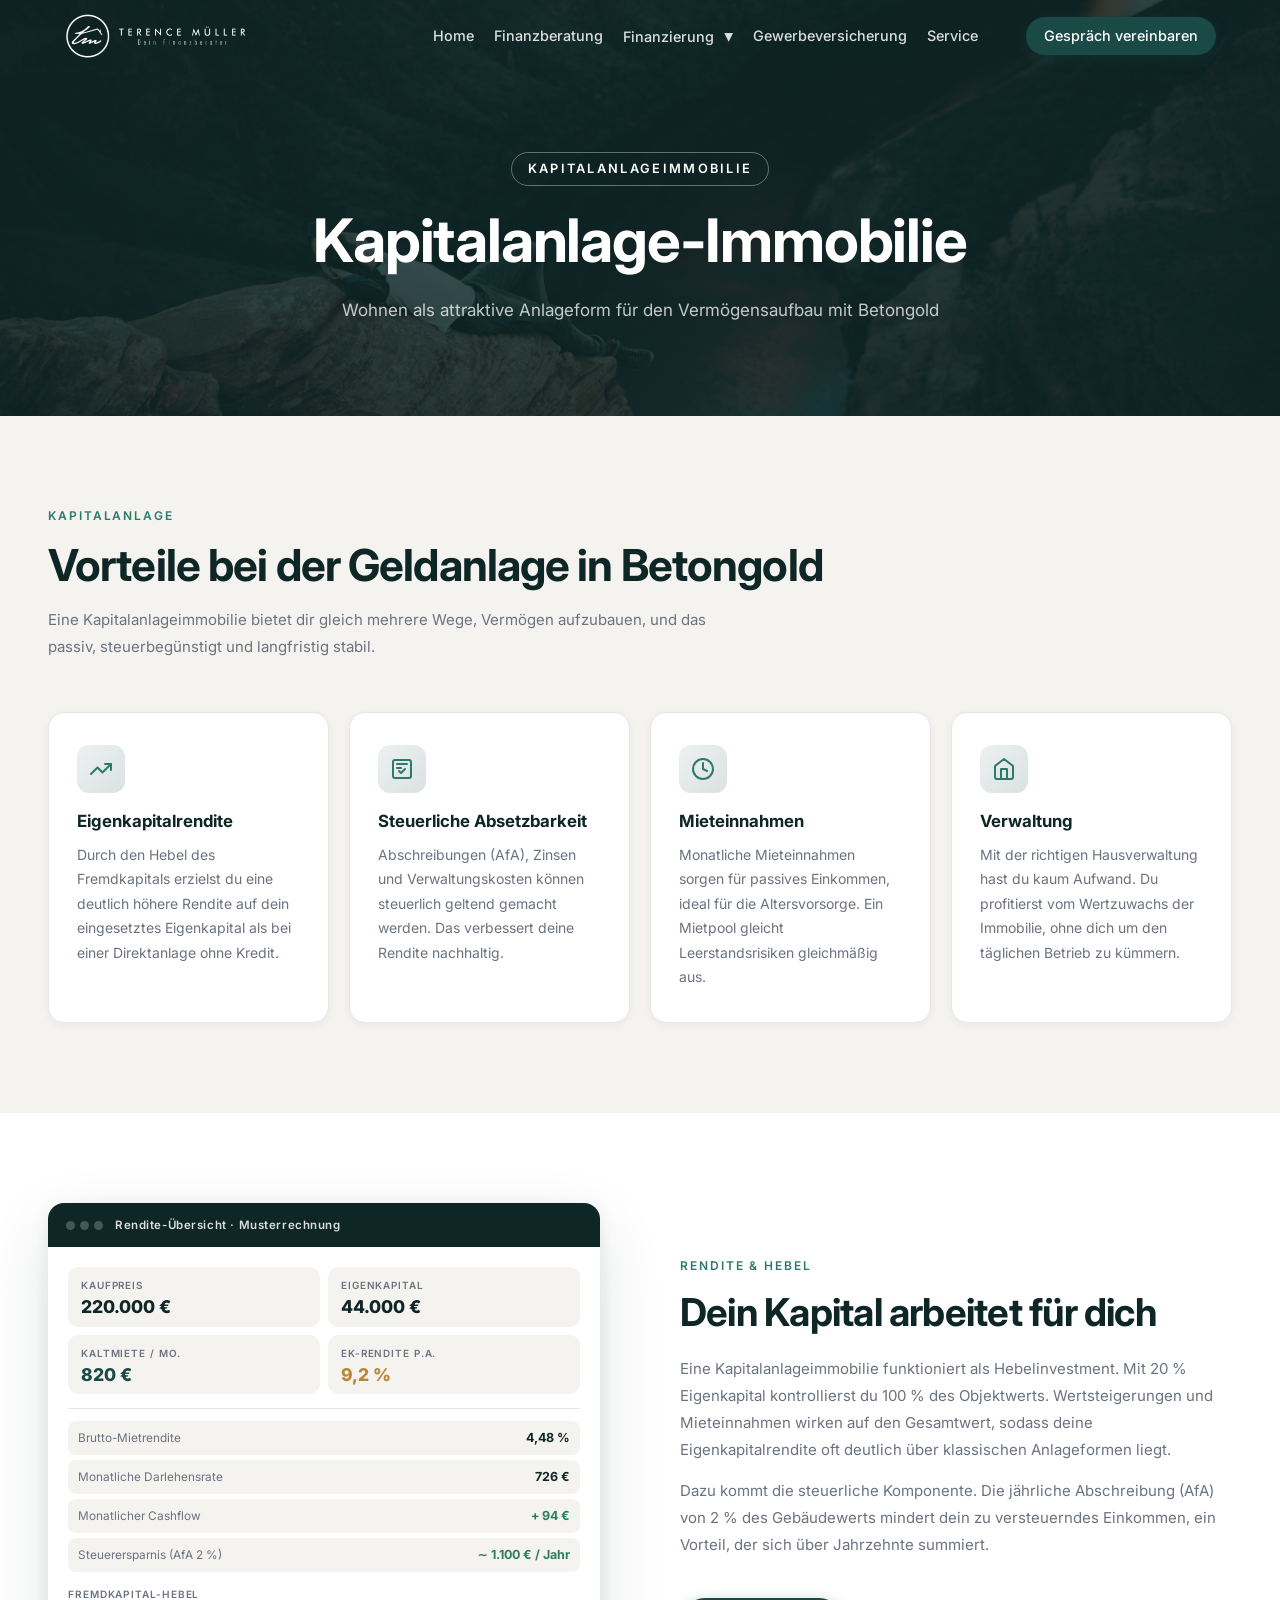
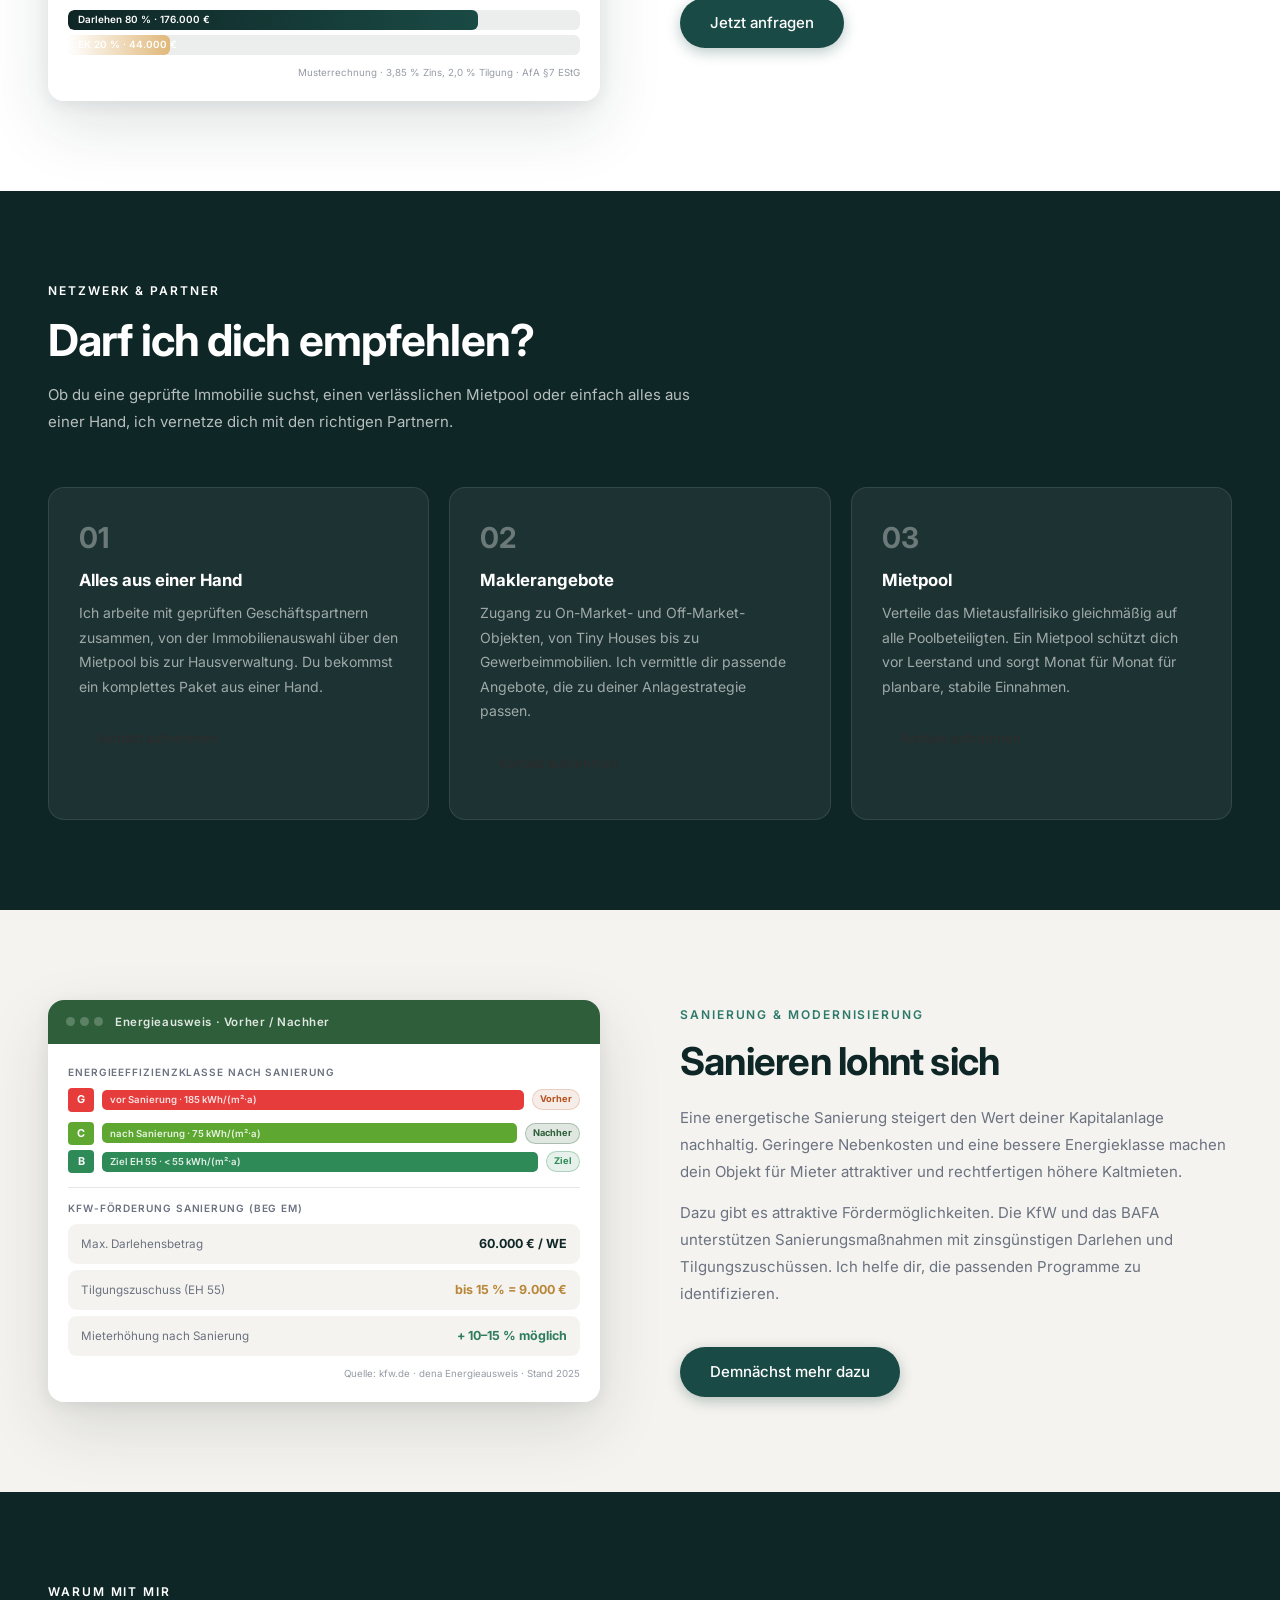
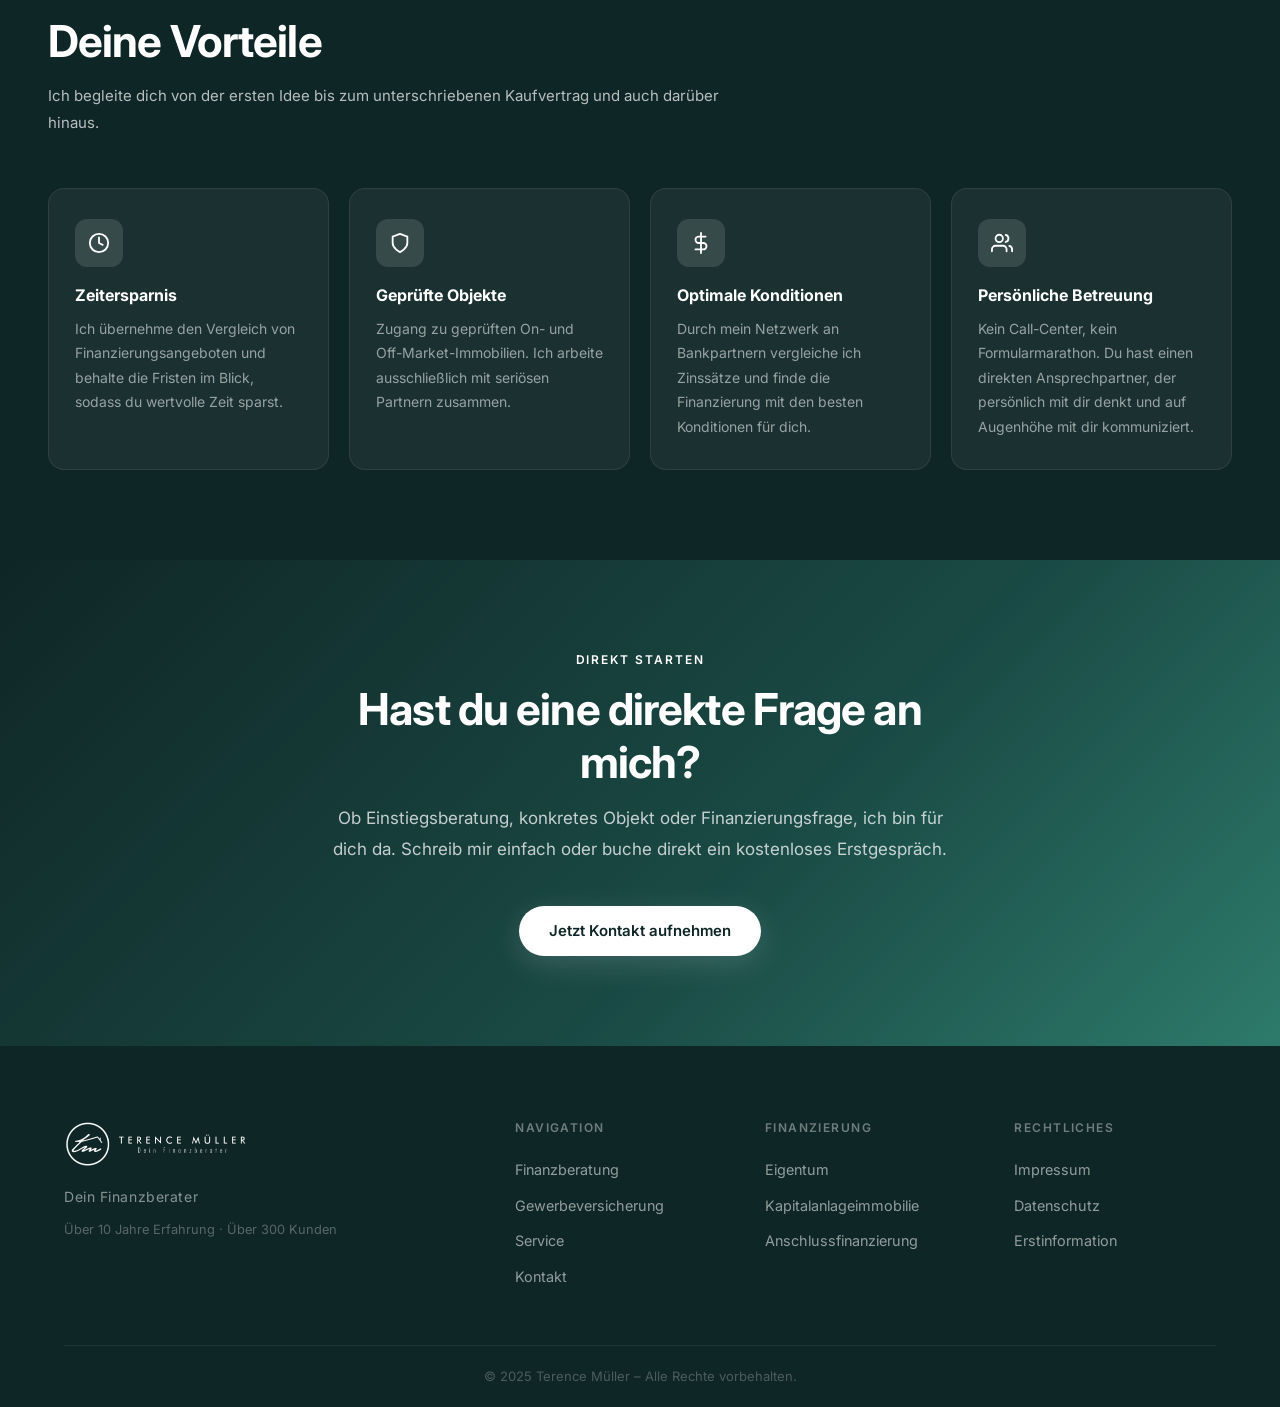
<file: kapitalanlage.html>
<!DOCTYPE html>
<html lang="de">
<head>
  <meta charset="UTF-8" />
  <meta name="viewport" content="width=device-width, initial-scale=1.0" />
  <title>Kapitalanlageimmobilie – Finanzierung | Terence Müller</title>
  <meta name="description" content="Immobilien als Kapitalanlage: Eigenkapitalrendite, Mieteinnahmen, Steuervorteile und professionelle Begleitung durch Terence Müller." />
  <link rel="preconnect" href="https://fonts.googleapis.com" />
  <link rel="preconnect" href="https://fonts.gstatic.com" crossorigin />
  <link href="https://fonts.googleapis.com/css2?family=Inter:wght@300;400;500;600;700&display=swap" rel="stylesheet" />
  <link rel="stylesheet" href="style.css" />
  <style>
    /* PAGE HERO */
    .page-hero {
      position: relative;
      background: var(--c-dark);
      padding: calc(var(--nav-h) + 80px) 24px 90px;
      overflow: hidden;
      text-align: center;
    }
    .page-hero::before {
      content: '';
      position: absolute; inset: 0;
      background: url('Bilder/Wallpaper.jpg') center/cover no-repeat;
      opacity: .18;
    }
    .page-hero__inner {
      position: relative; z-index: 2;
      max-width: 720px; margin: 0 auto;
    }
    .page-hero__eyebrow {
      display: inline-block;
      font-size: .8rem; font-weight: 600;
      letter-spacing: .18em; text-transform: uppercase;
      color: var(--c-gold); margin-bottom: 20px;
      padding: 6px 16px;
      border: 1px solid rgba(255,255,255,.35);
      border-radius: 50px;
    }
    .page-hero h1 {
      font-size: clamp(2.25rem, 5vw, 3.75rem);
      font-weight: 700; color: #fff;
      letter-spacing: -.02em; line-height: 1.15; margin-bottom: 20px;
    }
    .page-hero p { font-size: 1.0625rem; color: rgba(255,255,255,.75); line-height: 1.8; }

    /* === UNIFIED SECTION SYSTEM === */
    .gw-section { padding: 90px 0; }
    .gw-section--dark  { background: var(--c-dark); }
    .gw-section--light { background: var(--c-bg); }
    .gw-section--white { background: var(--c-bg-card); }

    .gw-inner { max-width: 1300px; margin: 0 auto; padding: 0 48px; }

    .gw-header { margin-bottom: 52px; max-width: 800px; }
    .gw-eyebrow {
      display: block; font-size: .75rem; font-weight: 600;
      letter-spacing: .16em; text-transform: uppercase; margin-bottom: 14px;
    }
    .gw-section--dark .gw-eyebrow  { color: var(--c-gold); }
    .gw-section--light .gw-eyebrow,
    .gw-section--white .gw-eyebrow { color: var(--c-teal-mid); }

    .gw-title {
      font-size: clamp(1.75rem, 3.5vw, 2.75rem);
      font-weight: 700; letter-spacing: -.02em; line-height: 1.2; margin-bottom: 14px;
    }
    .gw-section--dark .gw-title  { color: #fff; }
    .gw-section--light .gw-title,
    .gw-section--white .gw-title { color: var(--c-dark); }

    .gw-subtitle { font-size: .9375rem; line-height: 1.8; max-width: 680px; }
    .gw-section--dark .gw-subtitle  { color: rgba(255,255,255,.7); }
    .gw-section--light .gw-subtitle,
    .gw-section--white .gw-subtitle { color: var(--c-text-muted); }

    /* Grids */
    .gw-grid { display: grid; gap: 20px; }
    .gw-grid--4 { grid-template-columns: repeat(4, 1fr); }
    .gw-grid--3 { grid-template-columns: repeat(3, 1fr); }
    .gw-grid--2 { grid-template-columns: repeat(2, 1fr); }

    /* Base card */
    .gw-card {
      border-radius: var(--radius-md);
      padding: 32px 28px;
      position: relative; overflow: hidden;
      transition: transform var(--transition), border-color var(--transition), box-shadow var(--transition);
    }
    .gw-card::before {
      content: '';
      position: absolute; bottom: 0; left: 0; right: 0; height: 3px;
      transform: scaleX(0); transform-origin: left;
      transition: transform var(--transition);
    }
    .gw-card:hover { transform: translateY(-4px); }
    .gw-card:hover::before { transform: scaleX(1); }
    .gw-card__icon {
      width: 48px; height: 48px; border-radius: 12px;
      display: flex; align-items: center; justify-content: center;
      margin-bottom: 18px;
    }
    .gw-card__icon svg { width: 24px; height: 24px; }
    .gw-card h3 { font-size: 1.05rem; font-weight: 700; margin-bottom: 10px; line-height: 1.3; }
    .gw-card p  { font-size: .875rem; line-height: 1.75; }

    /* Dark section cards */
    .gw-section--dark .gw-card {
      background: rgba(255,255,255,.05);
      border: 1px solid rgba(255,255,255,.08);
    }
    .gw-section--dark .gw-card:hover { border-color: rgba(255,255,255,.3); }
    .gw-section--dark .gw-card::before { background: linear-gradient(90deg, var(--c-teal-mid), var(--c-gold)); }
    .gw-section--dark .gw-card__icon  { background: rgba(255,255,255,.12); }
    .gw-section--dark .gw-card__icon svg { color: var(--c-gold); }
    .gw-section--dark .gw-card h3 { color: #fff; }
    .gw-section--dark .gw-card p  { color: rgba(255,255,255,.6); }

    /* Light / white section cards */
    .gw-section--light .gw-card,
    .gw-section--white .gw-card {
      background: var(--c-bg-card);
      border: 1px solid var(--c-border);
      box-shadow: 0 2px 8px rgba(15,38,38,.05);
    }
    .gw-section--light .gw-card:hover,
    .gw-section--white .gw-card:hover { box-shadow: var(--shadow-lg); }
    .gw-section--light .gw-card::before,
    .gw-section--white .gw-card::before { background: linear-gradient(90deg, var(--c-teal), var(--c-gold)); }
    .gw-section--light .gw-card__icon,
    .gw-section--white .gw-card__icon { background: linear-gradient(135deg, rgba(26,74,69,.08), rgba(26,74,69,.16)); }
    .gw-section--light .gw-card__icon svg,
    .gw-section--white .gw-card__icon svg { color: var(--c-teal-mid); }
    .gw-section--light .gw-card h3,
    .gw-section--white .gw-card h3 { color: var(--c-dark); }
    .gw-section--light .gw-card p,
    .gw-section--white .gw-card p  { color: var(--c-text-muted); }

    /* Actions row */
    .gw-actions { display: flex; gap: 12px; margin-top: 40px; flex-wrap: wrap; }

    /* Split layout */
    .split-row {
      display: grid;
      grid-template-columns: 1fr 1fr;
      gap: 80px;
      align-items: center;
    }
    .split-row--reversed { direction: rtl; }
    .split-row--reversed > * { direction: ltr; }

    .split-text .split-eyebrow {
      font-size: .75rem; font-weight: 600;
      letter-spacing: .16em; text-transform: uppercase;
      margin-bottom: 14px; display: block;
    }
    .gw-section--light .split-eyebrow,
    .gw-section--white .split-eyebrow { color: var(--c-teal-mid); }
    .gw-section--dark .split-eyebrow  { color: var(--c-gold); }

    .split-text h2 {
      font-size: clamp(1.75rem, 3vw, 2.5rem);
      font-weight: 700; letter-spacing: -.02em;
      line-height: 1.2; margin-bottom: 20px;
    }
    .gw-section--light .split-text h2,
    .gw-section--white .split-text h2 { color: var(--c-dark); }
    .gw-section--dark .split-text h2  { color: #fff; }

    .split-text p {
      font-size: .9375rem; line-height: 1.8; margin-bottom: 14px;
    }
    .gw-section--light .split-text p,
    .gw-section--white .split-text p { color: var(--c-text-muted); }
    .gw-section--dark .split-text p  { color: rgba(255,255,255,.7); }

    .split-visual {
      border-radius: var(--radius-lg);
      min-height: 320px;
      display: flex; align-items: center; justify-content: center;
    }
    .gw-section--light .split-visual,
    .gw-section--white .split-visual {
      background: linear-gradient(135deg, rgba(26,74,69,.07) 0%, rgba(255,255,255,.1) 100%);
      border: 1px solid var(--c-border);
    }
    .gw-section--dark .split-visual {
      background: rgba(255,255,255,.04);
      border: 1px solid rgba(255,255,255,.08);
    }

    /* ── Mockup shared ── */
    .split-visual.mockup {
      background: none !important;
      border: none !important;
      padding: 0;
      align-items: stretch;
    }
    .mock-card {
      width: 100%;
      border-radius: 16px;
      overflow: hidden;
      box-shadow: 0 24px 64px rgba(15,38,38,.13), 0 4px 16px rgba(15,38,38,.07);
      font-size: .8125rem;
    }
    .mock-header {
      display: flex; align-items: center; gap: 8px;
      padding: 13px 18px;
    }
    .mock-header__dots { display: flex; gap: 5px; }
    .mock-header__dots span {
      width: 9px; height: 9px; border-radius: 50%;
      background: rgba(255,255,255,.22);
    }
    .mock-header__title {
      font-size: .72rem; font-weight: 600;
      color: rgba(255,255,255,.85); letter-spacing: .05em;
      margin-left: 4px;
    }
    .mock-body { padding: 20px; background: #fff; }

    /* ── Mockup: Rendite-Rechner ── */
    .mock--rendite .mock-header { background: var(--c-dark); }
    .rend-kpi-row {
      display: grid; grid-template-columns: 1fr 1fr;
      gap: 8px; margin-bottom: 14px;
    }
    .rend-kpi {
      background: var(--c-bg);
      border-radius: 10px; padding: 11px 13px;
    }
    .rend-kpi__label {
      font-size: .62rem; font-weight: 600; text-transform: uppercase;
      letter-spacing: .09em; color: var(--c-text-muted); margin-bottom: 4px;
    }
    .rend-kpi__val {
      font-size: 1.1rem; font-weight: 800; color: var(--c-dark); line-height: 1;
    }
    .rend-kpi__val--gold { color: #b8873a; }
    .rend-kpi__val--teal { color: var(--c-teal); }
    .rend-divider {
      height: 1px; background: var(--c-border); margin: 12px 0;
    }
    .rend-row {
      display: flex; justify-content: space-between; align-items: center;
      padding: 7px 10px; border-radius: 8px;
      background: var(--c-bg); margin-bottom: 5px;
    }
    .rend-row__key { color: var(--c-text-muted); font-size: .74rem; }
    .rend-row__val { font-weight: 700; color: var(--c-dark); font-size: .78rem; }
    .rend-row__val--pos { color: #2e7d5e; }
    .rend-progress-label {
      font-size: .63rem; font-weight: 600; text-transform: uppercase;
      letter-spacing: .09em; color: var(--c-text-muted);
      margin: 14px 0 8px;
    }
    .rend-track {
      height: 20px; background: rgba(15,38,38,.08);
      border-radius: 6px; overflow: hidden; margin-bottom: 5px;
      position: relative;
    }
    .rend-fill {
      height: 100%; border-radius: 6px;
      display: flex; align-items: center; padding-left: 10px;
    }
    .rend-fill span { font-size: .62rem; color: #fff; font-weight: 600; white-space: nowrap; }
    .rend-source {
      font-size: .61rem; color: var(--c-text-muted);
      margin-top: 10px; text-align: right; opacity: .7;
    }

    /* ── Mockup: Sanierung/Energie ── */
    .mock--sanierung .mock-header { background: #2e5e3a; }
    .san-rating-wrap { margin-bottom: 14px; }
    .san-rating-title {
      font-size: .63rem; font-weight: 600; text-transform: uppercase;
      letter-spacing: .09em; color: var(--c-text-muted); margin-bottom: 8px;
    }
    .san-rating-row {
      display: flex; align-items: center; gap: 8px; margin-bottom: 5px;
    }
    .san-rating-label {
      font-size: .68rem; font-weight: 700; width: 26px;
      text-align: center; color: #fff;
      padding: 3px 0; border-radius: 4px; flex-shrink: 0;
    }
    .san-rating-bar {
      flex: 1; height: 20px; border-radius: 5px;
      display: flex; align-items: center; padding-left: 8px;
      position: relative;
    }
    .san-rating-bar span {
      font-size: .6rem; color: rgba(255,255,255,.85); font-weight: 600; white-space: nowrap;
    }
    .san-rating-arrow {
      font-size: .7rem; color: var(--c-text-muted); flex-shrink: 0;
    }
    .san-badge {
      font-size: .58rem; font-weight: 700; padding: 2px 7px;
      border-radius: 99px; white-space: nowrap;
    }
    .san-badge--after {
      background: rgba(46,94,58,.15); color: #2e5e3a;
      border: 1px solid rgba(46,94,58,.3);
    }
    .san-badge--before {
      background: rgba(180,80,30,.1); color: #b4501e;
      border: 1px solid rgba(180,80,30,.2);
    }
    .san-kfw-row {
      display: flex; justify-content: space-between; align-items: center;
      background: var(--c-bg); border-radius: 9px; padding: 10px 13px; margin-bottom: 6px;
    }
    .san-kfw-row__key { font-size: .73rem; color: var(--c-text-muted); }
    .san-kfw-row__val { font-size: .78rem; font-weight: 700; color: var(--c-dark); }
    .san-kfw-row__val--gold { color: #b8873a; }
    .san-source {
      font-size: .61rem; color: var(--c-text-muted);
      margin-top: 10px; text-align: right; opacity: .7;
    }

    /* Empfehlung cards (dark section) */
    .empf-card {
      background: rgba(255,255,255,.06);
      border: 1px solid rgba(255,255,255,.1);
      border-radius: var(--radius-md);
      padding: 36px 30px;
      transition: transform var(--transition), border-color var(--transition);
    }
    .empf-card:hover { transform: translateY(-4px); border-color: rgba(255,255,255,.35); }
    .empf-card__num {
      font-size: 1.8rem; font-weight: 700;
      color: rgba(255,255,255,.35); line-height: 1; margin-bottom: 16px;
    }
    .empf-card h3 {
      font-size: 1.05rem; font-weight: 700; color: #fff;
      margin-bottom: 10px; line-height: 1.35;
    }
    .empf-card p {
      font-size: .875rem; color: rgba(255,255,255,.58); line-height: 1.75; margin-bottom: 20px;
    }
    .empf-card .btn { font-size: .8125rem; padding: 9px 18px; }

    /* Vorteile dark card variant */
    .vorteil-card {
      background: rgba(255,255,255,.05);
      border: 1px solid rgba(255,255,255,.08);
      border-radius: var(--radius-md);
      padding: 30px 26px;
      transition: transform var(--transition), border-color var(--transition);
    }
    .vorteil-card:hover { transform: translateY(-4px); border-color: rgba(255,255,255,.3); }
    .vorteil-card__icon {
      width: 48px; height: 48px; border-radius: 12px;
      background: rgba(255,255,255,.12);
      display: flex; align-items: center; justify-content: center;
      margin-bottom: 16px;
    }
    .vorteil-card__icon svg { width: 22px; height: 22px; color: var(--c-gold); }
    .vorteil-card h3 { font-size: 1rem; font-weight: 700; color: #fff; margin-bottom: 8px; }
    .vorteil-card p  { font-size: .875rem; color: rgba(255,255,255,.55); line-height: 1.75; }

    /* Gradient CTA */
    .gw-section--gradient {
      position: relative;
    }
    .gw-section--gradient::before {
      content: '';
      position: absolute; inset: 0;
      background: linear-gradient(135deg, var(--c-dark) 0%, var(--c-teal) 60%, var(--c-teal-mid) 100%);
      z-index: 0;
    }
    .gw-section--gradient .cta-inner {
      position: relative; z-index: 1;
    }
    .gw-section--gradient .gw-eyebrow { color: var(--c-gold); }
    .gw-section--gradient .gw-title   { color: #fff; }
    .gw-section--gradient .cta-inner p { color: rgba(255,255,255,.75); }
    .cta-inner {
      max-width: 640px;
      text-align: center;
      margin: 0 auto;
    }
    .cta-inner p {
      font-size: 1.0625rem;
      line-height: 1.85;
      margin-bottom: 36px;
    }

    /* Responsive */
    @media (max-width: 1023px) {
      .gw-grid--4 { grid-template-columns: repeat(2, 1fr); }
      .gw-grid--3 { grid-template-columns: repeat(2, 1fr); }
    }

    /* ── Mobile (≤ 767px) ── */
    @media (max-width: 767px) {
      .page-hero { padding: calc(var(--nav-h) + 40px) 20px 56px; }
      .gw-section { padding: 60px 0; }
      .gw-inner { padding: 0 20px; }
      .gw-header { margin-bottom: 32px; }
      .split-row { grid-template-columns: 1fr; gap: 36px; padding: 0 20px; }
      .split-row--reversed { direction: ltr; }
      .split-visual { min-height: 160px; padding: 24px; }
      .rend-kpi-row { grid-template-columns: repeat(2, 1fr); }
      .gw-grid--3 { grid-template-columns: 1fr; }
      .gw-actions { flex-direction: column; align-items: stretch; }
      .gw-actions .btn { justify-content: center; }
      .cta-inner { padding: 0 16px; }
    }

    @media (max-width: 480px) {
      .gw-grid--4,
      .gw-grid--3,
      .gw-grid--2 { grid-template-columns: 1fr; }
    }
  </style>
</head>
<body>

  <!-- NAVIGATION -->
  <nav class="nav" id="navbar">
    <div class="nav__inner">
      <a href="index.html" class="nav__logo">
        <img src="Bilder/Logo.png" alt="Terence Müller Logo" class="nav__logo-img" />
      </a>
      <ul class="nav__links">
        <li><a href="index.html">Home</a></li>
        <li><a href="finanzberatung.html">Finanzberatung</a></li>
        <li class="nav__has-dropdown">
          <a href="eigentum.html">Finanzierung <span class="nav__chevron">▾</span></a>
          <ul class="nav__dropdown">
            <li><a href="eigentum.html">Eigentum</a></li>
            <li><a href="kapitalanlage.html">Kapitalanlageimmobilie</a></li>
            <li><a href="anschlussfinanzierung.html">Anschlussfinanzierung</a></li>
          </ul>
        </li>
        <li><a href="gewerbeversicherung.html">Gewerbeversicherung</a></li>
        <li><a href="service.html">Service</a></li>
      </ul>
      <a href="index.html#kontakt" class="btn btn--primary nav__cta">Gespräch vereinbaren</a>
      <button class="nav__burger" id="burger" aria-label="Menü öffnen">
        <span></span><span></span><span></span>
      </button>
    </div>
  </nav>
  <div class="nav__mobile" id="mobileMenu">
      <ul>
        <li><a href="index.html" class="mobile-link">Home</a></li>
        <li><a href="finanzberatung.html" class="mobile-link">Finanzberatung</a></li>
        <li class="nav__mobile-group">
          <a href="#" class="mobile-link mobile-link--parent">Finanzierung</a>
          <ul class="nav__mobile-sub">
            <li><a href="eigentum.html" class="mobile-link mobile-link--sub">Eigentum</a></li>
            <li><a href="kapitalanlage.html" class="mobile-link mobile-link--sub">Kapitalanlageimmobilie</a></li>
            <li><a href="anschlussfinanzierung.html" class="mobile-link mobile-link--sub">Anschlussfinanzierung</a></li>
          </ul>
        </li>
        <li><a href="gewerbeversicherung.html" class="mobile-link">Gewerbeversicherung</a></li>
        <li><a href="service.html" class="mobile-link">Service</a></li>
        <li><a href="index.html#kontakt" class="btn btn--primary mobile-link">Gespräch vereinbaren</a></li>
      </ul>
  </div>

  <!-- PAGE HERO -->
  <section class="page-hero">
    <div class="page-hero__inner">
      <span class="page-hero__eyebrow">Kapitalanlageimmobilie</span>
      <h1>Kapitalanlage-Immobilie</h1>
      <p>Wohnen als attraktive Anlageform für den Vermögensaufbau mit Betongold</p>
    </div>
  </section>

  <!-- VORTEILE BETONGOLD -->
  <section class="gw-section gw-section--light">
    <div class="gw-inner">
      <div class="gw-header">
        <span class="gw-eyebrow">Kapitalanlage</span>
        <h2 class="gw-title">Vorteile bei der Geldanlage in Betongold</h2>
        <p class="gw-subtitle">Eine Kapitalanlageimmobilie bietet dir gleich mehrere Wege, Vermögen aufzubauen, und das passiv, steuerbegünstigt und langfristig stabil.</p>
      </div>
      <div class="gw-grid gw-grid--4">

        <!-- Card 1 -->
        <div class="gw-card">
          <div class="gw-card__icon">
            <svg viewBox="0 0 24 24" fill="none" stroke="currentColor" stroke-width="2" stroke-linecap="round" stroke-linejoin="round">
              <polyline points="22 7 13.5 15.5 8.5 10.5 2 17"/><polyline points="16 7 22 7 22 13"/>
            </svg>
          </div>
          <h3>Eigenkapitalrendite</h3>
          <p>Durch den Hebel des Fremdkapitals erzielst du eine deutlich höhere Rendite auf dein eingesetztes Eigenkapital als bei einer Direktanlage ohne Kredit.</p>
        </div>

        <!-- Card 2 -->
        <div class="gw-card">
          <div class="gw-card__icon">
            <svg viewBox="0 0 24 24" fill="none" stroke="currentColor" stroke-width="2" stroke-linecap="round" stroke-linejoin="round">
              <path d="M9 14l2 2 4-4"/><rect x="3" y="3" width="18" height="18" rx="2"/>
              <path d="M7 7h10M7 11h4"/>
            </svg>
          </div>
          <h3>Steuerliche Absetzbarkeit</h3>
          <p>Abschreibungen (AfA), Zinsen und Verwaltungskosten können steuerlich geltend gemacht werden. Das verbessert deine Rendite nachhaltig.</p>
        </div>

        <!-- Card 3 -->
        <div class="gw-card">
          <div class="gw-card__icon">
            <svg viewBox="0 0 24 24" fill="none" stroke="currentColor" stroke-width="2" stroke-linecap="round" stroke-linejoin="round">
              <circle cx="12" cy="12" r="10"/>
              <path d="M12 6v6l4 2"/>
            </svg>
          </div>
          <h3>Mieteinnahmen</h3>
          <p>Monatliche Mieteinnahmen sorgen für passives Einkommen, ideal für die Altersvorsorge. Ein Mietpool gleicht Leerstandsrisiken gleichmäßig aus.</p>
        </div>

        <!-- Card 4 -->
        <div class="gw-card">
          <div class="gw-card__icon">
            <svg viewBox="0 0 24 24" fill="none" stroke="currentColor" stroke-width="2" stroke-linecap="round" stroke-linejoin="round">
              <path d="M3 9l9-7 9 7v11a2 2 0 0 1-2 2H5a2 2 0 0 1-2-2z"/>
              <polyline points="9 22 9 12 15 12 15 22"/>
            </svg>
          </div>
          <h3>Verwaltung</h3>
          <p>Mit der richtigen Hausverwaltung hast du kaum Aufwand. Du profitierst vom Wertzuwachs der Immobilie, ohne dich um den täglichen Betrieb zu kümmern.</p>
        </div>

      </div>
    </div>
  </section>

  <!-- RENDITECHECKER MOCKUP SPLIT -->
  <section class="gw-section gw-section--white">
    <div class="gw-inner">
      <div class="split-row">
        <div class="split-visual mockup">
          <div class="mock-card mock--rendite">
            <div class="mock-header">
              <div class="mock-header__dots"><span></span><span></span><span></span></div>
              <span class="mock-header__title">Rendite-Übersicht · Musterrechnung</span>
            </div>
            <div class="mock-body">
              <div class="rend-kpi-row">
                <div class="rend-kpi">
                  <div class="rend-kpi__label">Kaufpreis</div>
                  <div class="rend-kpi__val">220.000 €</div>
                </div>
                <div class="rend-kpi">
                  <div class="rend-kpi__label">Eigenkapital</div>
                  <div class="rend-kpi__val">44.000 €</div>
                </div>
                <div class="rend-kpi">
                  <div class="rend-kpi__label">Kaltmiete / Mo.</div>
                  <div class="rend-kpi__val rend-kpi__val--teal">820 €</div>
                </div>
                <div class="rend-kpi">
                  <div class="rend-kpi__label">EK-Rendite p.a.</div>
                  <div class="rend-kpi__val rend-kpi__val--gold">9,2 %</div>
                </div>
              </div>
              <div class="rend-divider"></div>
              <div class="rend-row">
                <span class="rend-row__key">Brutto-Mietrendite</span>
                <span class="rend-row__val">4,48 %</span>
              </div>
              <div class="rend-row">
                <span class="rend-row__key">Monatliche Darlehensrate</span>
                <span class="rend-row__val">726 €</span>
              </div>
              <div class="rend-row">
                <span class="rend-row__key">Monatlicher Cashflow</span>
                <span class="rend-row__val rend-row__val--pos">+ 94 €</span>
              </div>
              <div class="rend-row">
                <span class="rend-row__key">Steuerersparnis (AfA 2 %)</span>
                <span class="rend-row__val rend-row__val--pos">∼ 1.100 € / Jahr</span>
              </div>
              <div class="rend-progress-label">Fremdkapital-Hebel</div>
              <div class="rend-track">
                <div class="rend-fill" style="width:80%;background:linear-gradient(90deg,var(--c-dark),var(--c-teal));">
                  <span>Darlehen 80 % · 176.000 €</span>
                </div>
              </div>
              <div class="rend-track">
                <div class="rend-fill" style="width:20%;background:linear-gradient(90deg,var(--c-gold),#e0b87a);">
                  <span>EK 20 % · 44.000 €</span>
                </div>
              </div>
              <p class="rend-source">Musterrechnung · 3,85 % Zins, 2,0 % Tilgung · AfA §7 EStG</p>
            </div>
          </div>
        </div>
        <div class="split-text">
          <span class="split-eyebrow">Rendite &amp; Hebel</span>
          <h2>Dein Kapital arbeitet für dich</h2>
          <p>Eine Kapitalanlageimmobilie funktioniert als Hebelinvestment. Mit 20 % Eigenkapital kontrollierst du 100 % des Objektwerts. Wertsteigerungen und Mieteinnahmen wirken auf den Gesamtwert, sodass deine Eigenkapitalrendite oft deutlich über klassischen Anlageformen liegt.</p>
          <p>Dazu kommt die steuerliche Komponente. Die jährliche Abschreibung (AfA) von 2 % des Gebäudewerts mindert dein zu versteuerndes Einkommen, ein Vorteil, der sich über Jahrzehnte summiert.</p>
          <div class="gw-actions">
            <a href="index.html#kontakt" class="btn btn--primary">Jetzt anfragen</a>
          </div>
        </div>
      </div>
    </div>
  </section>

  <!-- DARF ICH DICH EMPFEHLEN -->
  <section class="gw-section gw-section--dark">
    <div class="gw-inner">
      <div class="gw-header">
        <span class="gw-eyebrow">Netzwerk &amp; Partner</span>
        <h2 class="gw-title">Darf ich dich empfehlen?</h2>
        <p class="gw-subtitle">Ob du eine geprüfte Immobilie suchst, einen verlässlichen Mietpool oder einfach alles aus einer Hand, ich vernetze dich mit den richtigen Partnern.</p>
      </div>
      <div class="gw-grid gw-grid--3">

        <div class="empf-card">
          <div class="empf-card__num">01</div>
          <h3>Alles aus einer Hand</h3>
          <p>Ich arbeite mit geprüften Geschäftspartnern zusammen, von der Immobilienauswahl über den Mietpool bis zur Hausverwaltung. Du bekommst ein komplettes Paket aus einer Hand.</p>
          <a href="index.html#kontakt" class="btn btn--outline">Kontakt aufnehmen</a>
        </div>

        <div class="empf-card">
          <div class="empf-card__num">02</div>
          <h3>Maklerangebote</h3>
          <p>Zugang zu On-Market- und Off-Market-Objekten, von Tiny Houses bis zu Gewerbeimmobilien. Ich vermittle dir passende Angebote, die zu deiner Anlagestrategie passen.</p>
          <a href="index.html#kontakt" class="btn btn--outline">Kontakt aufnehmen</a>
        </div>

        <div class="empf-card">
          <div class="empf-card__num">03</div>
          <h3>Mietpool</h3>
          <p>Verteile das Mietausfallrisiko gleichmäßig auf alle Poolbeteiligten. Ein Mietpool schützt dich vor Leerstand und sorgt Monat für Monat für planbare, stabile Einnahmen.</p>
          <a href="index.html#kontakt" class="btn btn--outline">Kontakt aufnehmen</a>
        </div>

      </div>
    </div>
  </section>

  <!-- SANIERUNG SPLIT -->
  <section class="gw-section gw-section--light">
    <div class="gw-inner">
      <div class="split-row split-row--reversed">
        <div class="split-text">
          <span class="split-eyebrow">Sanierung &amp; Modernisierung</span>
          <h2>Sanieren lohnt sich</h2>
          <p>Eine energetische Sanierung steigert den Wert deiner Kapitalanlage nachhaltig. Geringere Nebenkosten und eine bessere Energieklasse machen dein Objekt für Mieter attraktiver und rechtfertigen höhere Kaltmieten.</p>
          <p>Dazu gibt es attraktive Fördermöglichkeiten. Die KfW und das BAFA unterstützen Sanierungsmaßnahmen mit zinsgünstigen Darlehen und Tilgungszuschüssen. Ich helfe dir, die passenden Programme zu identifizieren.</p>
          <div class="gw-actions">
            <a href="index.html#kontakt" class="btn btn--primary">Demnächst mehr dazu</a>
          </div>
        </div>
        <div class="split-visual mockup">
          <div class="mock-card mock--sanierung">
            <div class="mock-header">
              <div class="mock-header__dots"><span></span><span></span><span></span></div>
              <span class="mock-header__title">Energieausweis · Vorher / Nachher</span>
            </div>
            <div class="mock-body">
              <div class="san-rating-wrap">
                <p class="san-rating-title">Energieeffizienzklasse nach Sanierung</p>

                <div class="san-rating-row">
                  <span class="san-rating-label" style="background:#e63c3c;">G</span>
                  <div class="san-rating-bar" style="background:#e63c3c;width:92%;">
                    <span>vor Sanierung · 185 kWh/(m²·a)</span>
                  </div>
                  <span class="san-badge san-badge--before">Vorher</span>
                </div>

                <div class="san-rating-row" style="margin-top:10px;">
                  <span class="san-rating-label" style="background:#5ea832;">C</span>
                  <div class="san-rating-bar" style="background:#5ea832;width:55%;">
                    <span>nach Sanierung · 75 kWh/(m²·a)</span>
                  </div>
                  <span class="san-badge san-badge--after">Nachher</span>
                </div>

                <div class="san-rating-row" style="margin-top:4px;">
                  <span class="san-rating-label" style="background:#2e8b57;">B</span>
                  <div class="san-rating-bar" style="background:#2e8b57;width:40%;">
                    <span>Ziel EH 55 · &lt; 55 kWh/(m²·a)</span>
                  </div>
                  <span class="san-badge" style="background:rgba(46,139,87,.12);color:#2e8b57;border:1px solid rgba(46,139,87,.3);">Ziel</span>
                </div>
              </div>

              <div class="rend-divider"></div>
              <p class="san-rating-title">KfW-Förderung Sanierung (BEG EM)</p>
              <div class="san-kfw-row">
                <span class="san-kfw-row__key">Max. Darlehensbetrag</span>
                <span class="san-kfw-row__val">60.000 € / WE</span>
              </div>
              <div class="san-kfw-row">
                <span class="san-kfw-row__key">Tilgungszuschuss (EH 55)</span>
                <span class="san-kfw-row__val san-kfw-row__val--gold">bis 15 % = 9.000 €</span>
              </div>
              <div class="san-kfw-row">
                <span class="san-kfw-row__key">Mieterhöhung nach Sanierung</span>
                <span class="san-kfw-row__val" style="color:#2e7d5e;">+ 10–15 % möglich</span>
              </div>
              <p class="san-source">Quelle: kfw.de · dena Energieausweis · Stand 2025</p>
            </div>
          </div>
        </div>
      </div>
    </div>
  </section>

  <!-- DEINE VORTEILE -->
  <section class="gw-section gw-section--dark">
    <div class="gw-inner">
      <div class="gw-header">
        <span class="gw-eyebrow">Warum mit mir</span>
        <h2 class="gw-title">Deine Vorteile</h2>
        <p class="gw-subtitle">Ich begleite dich von der ersten Idee bis zum unterschriebenen Kaufvertrag und auch darüber hinaus.</p>
      </div>
      <div class="gw-grid gw-grid--4">

        <div class="vorteil-card">
          <div class="vorteil-card__icon">
            <svg viewBox="0 0 24 24" fill="none" stroke="currentColor" stroke-width="2" stroke-linecap="round" stroke-linejoin="round">
              <circle cx="12" cy="12" r="10"/><path d="M12 6v6l4 2"/>
            </svg>
          </div>
          <h3>Zeitersparnis</h3>
          <p>Ich übernehme den Vergleich von Finanzierungsangeboten und behalte die Fristen im Blick, sodass du wertvolle Zeit sparst.</p>
        </div>

        <div class="vorteil-card">
          <div class="vorteil-card__icon">
            <svg viewBox="0 0 24 24" fill="none" stroke="currentColor" stroke-width="2" stroke-linecap="round" stroke-linejoin="round">
              <path d="M12 22s8-4 8-10V5l-8-3-8 3v7c0 6 8 10 8 10z"/>
            </svg>
          </div>
          <h3>Geprüfte Objekte</h3>
          <p>Zugang zu geprüften On- und Off-Market-Immobilien. Ich arbeite ausschließlich mit seriösen Partnern zusammen.</p>
        </div>

        <div class="vorteil-card">
          <div class="vorteil-card__icon">
            <svg viewBox="0 0 24 24" fill="none" stroke="currentColor" stroke-width="2" stroke-linecap="round" stroke-linejoin="round">
              <line x1="12" y1="1" x2="12" y2="23"/><path d="M17 5H9.5a3.5 3.5 0 0 0 0 7h5a3.5 3.5 0 0 1 0 7H6"/>
            </svg>
          </div>
          <h3>Optimale Konditionen</h3>
          <p>Durch mein Netzwerk an Bankpartnern vergleiche ich Zinssätze und finde die Finanzierung mit den besten Konditionen für dich.</p>
        </div>

        <div class="vorteil-card">
          <div class="vorteil-card__icon">
            <svg viewBox="0 0 24 24" fill="none" stroke="currentColor" stroke-width="2" stroke-linecap="round" stroke-linejoin="round">
              <path d="M17 21v-2a4 4 0 0 0-4-4H5a4 4 0 0 0-4 4v2"/>
              <circle cx="9" cy="7" r="4"/>
              <path d="M23 21v-2a4 4 0 0 0-3-3.87M16 3.13a4 4 0 0 1 0 7.75"/>
            </svg>
          </div>
          <h3>Persönliche Betreuung</h3>
          <p>Kein Call-Center, kein Formularmarathon. Du hast einen direkten Ansprechpartner, der persönlich mit dir denkt und auf Augenhöhe mit dir kommuniziert.</p>
        </div>

      </div>
    </div>
  </section>

  <!-- CTA -->
  <section class="gw-section gw-section--gradient" style="padding: 90px 0;">
    <div class="gw-inner">
      <div class="cta-inner">
        <span class="gw-eyebrow">Direkt starten</span>
        <h2 class="gw-title">Hast du eine direkte Frage an mich?</h2>
        <p>Ob Einstiegsberatung, konkretes Objekt oder Finanzierungsfrage, ich bin für dich da. Schreib mir einfach oder buche direkt ein kostenloses Erstgespräch.</p>
        <div class="gw-actions" style="justify-content:center;">
          <a href="index.html#kontakt" class="btn btn--gold">Jetzt Kontakt aufnehmen</a>
        </div>
      </div>
    </div>
  </section>

  <!-- FOOTER -->
  <footer class="footer">
    <div class="container">
      <div class="footer__grid">
        <div class="footer__brand">
          <div class="footer__logo">
            <img src="Bilder/Logo.png" alt="Terence Müller Logo" class="nav__logo-img" />
          </div>
          <p class="footer__tagline">Dein Finanzberater</p>
          <p class="footer__copy">Über 10 Jahre Erfahrung · Über 300 Kunden</p>
        </div>
        <div class="footer__links">
          <h4>Navigation</h4>
          <ul>
            <li><a href="finanzberatung.html">Finanzberatung</a></li>
            <li><a href="gewerbeversicherung.html">Gewerbeversicherung</a></li>
            <li><a href="service.html">Service</a></li>
            <li><a href="index.html#kontakt">Kontakt</a></li>
          </ul>
        </div>
        <div class="footer__links">
          <h4>Finanzierung</h4>
          <ul>
            <li><a href="eigentum.html">Eigentum</a></li>
            <li><a href="kapitalanlage.html">Kapitalanlageimmobilie</a></li>
            <li><a href="anschlussfinanzierung.html">Anschlussfinanzierung</a></li>
          </ul>
        </div>
        <div class="footer__links">
          <h4>Rechtliches</h4>
          <ul>
            <li><a href="impressum.html">Impressum</a></li>
            <li><a href="#">Datenschutz</a></li>
            <li><a href="#">Erstinformation</a></li>
          </ul>
        </div>
      </div>
      <div class="footer__bottom">
        <p>© 2025 Terence Müller – Alle Rechte vorbehalten.</p>
      </div>
    </div>
  </footer>

  <script src="script.js"></script>
</body>
</html>
</file>
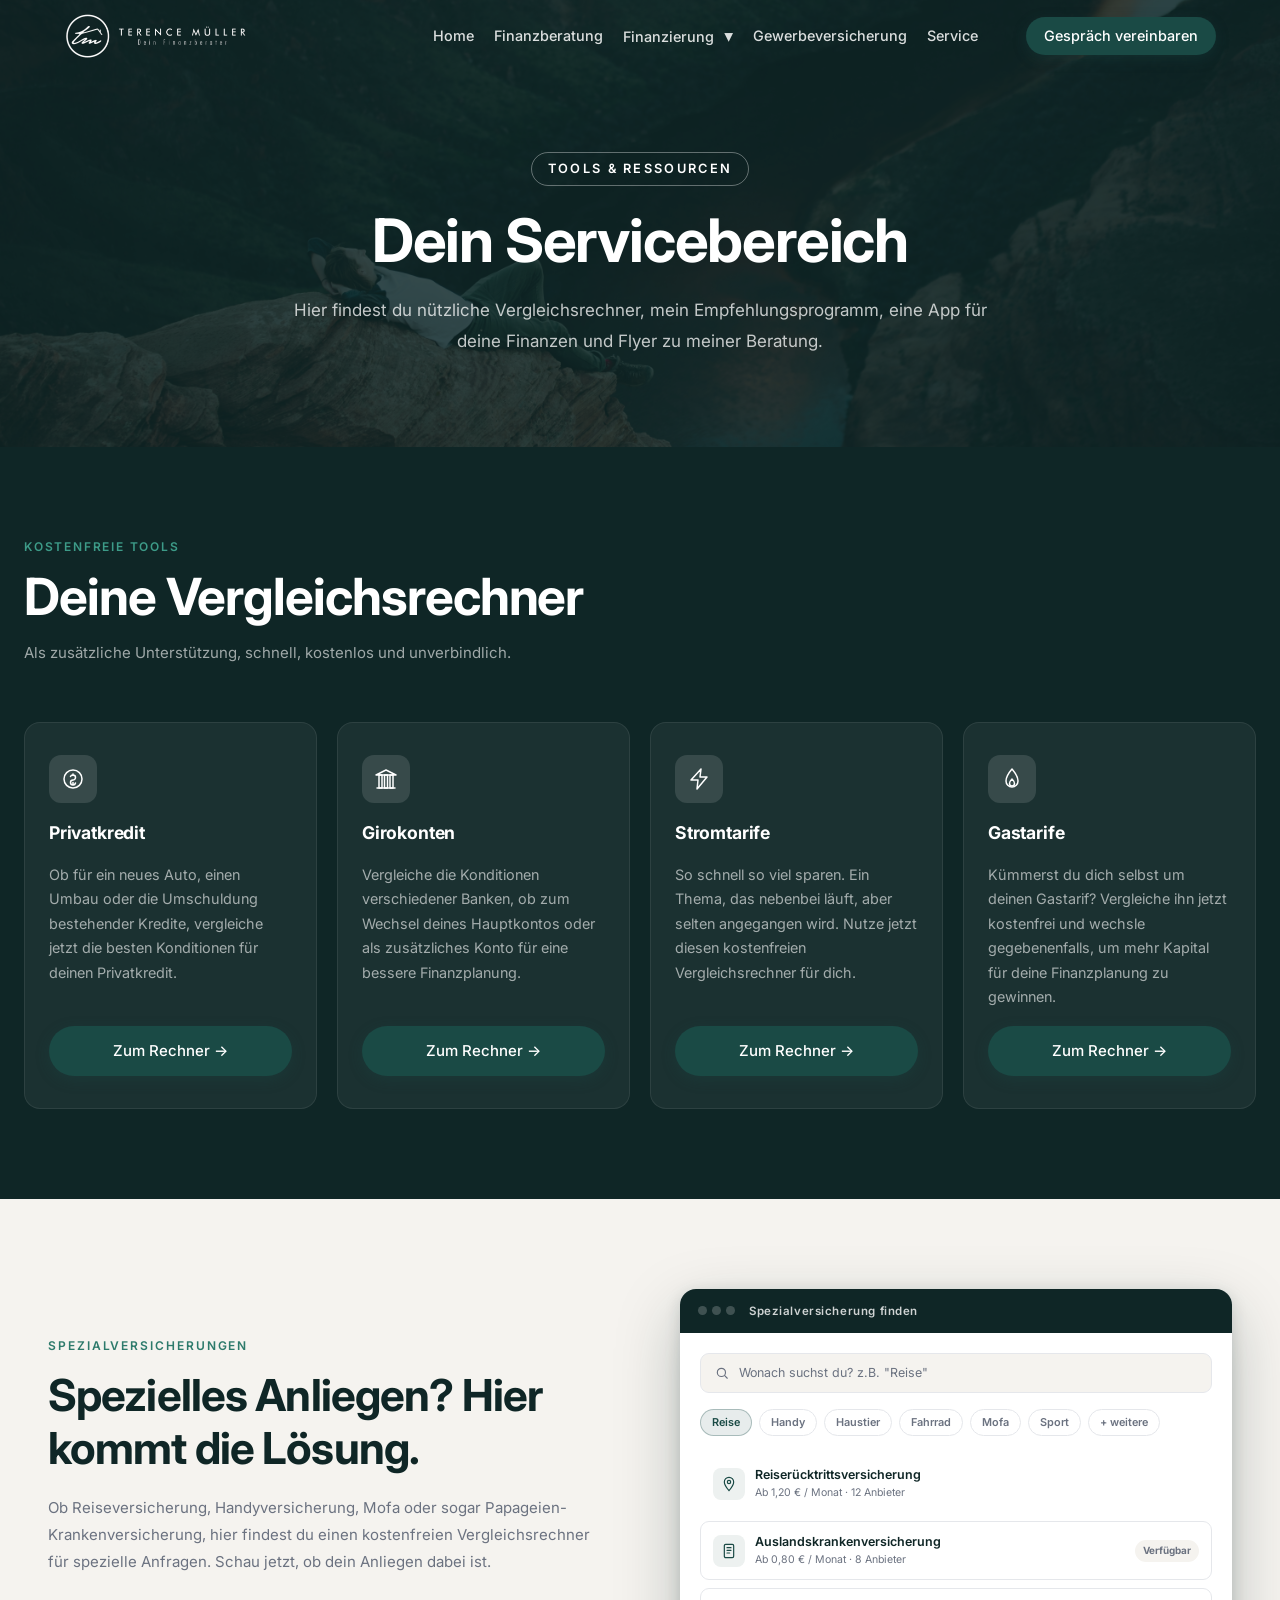
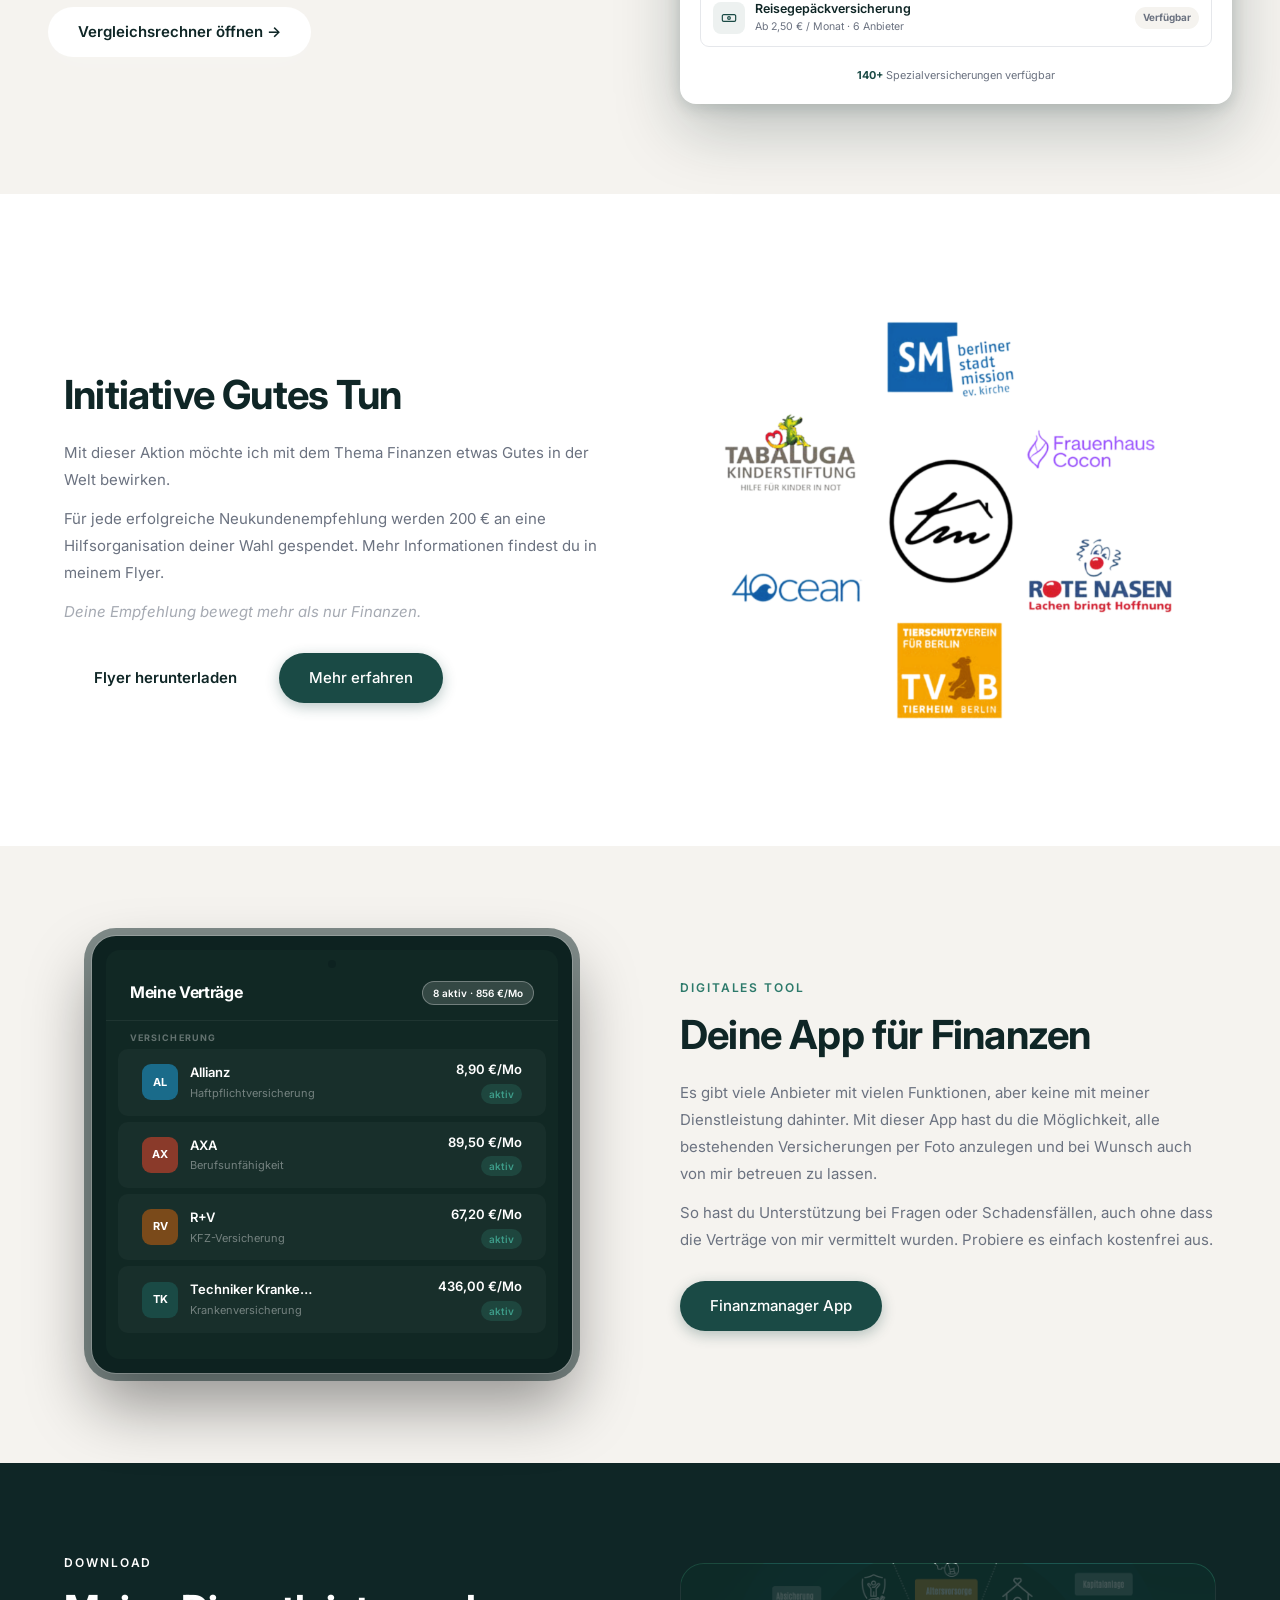
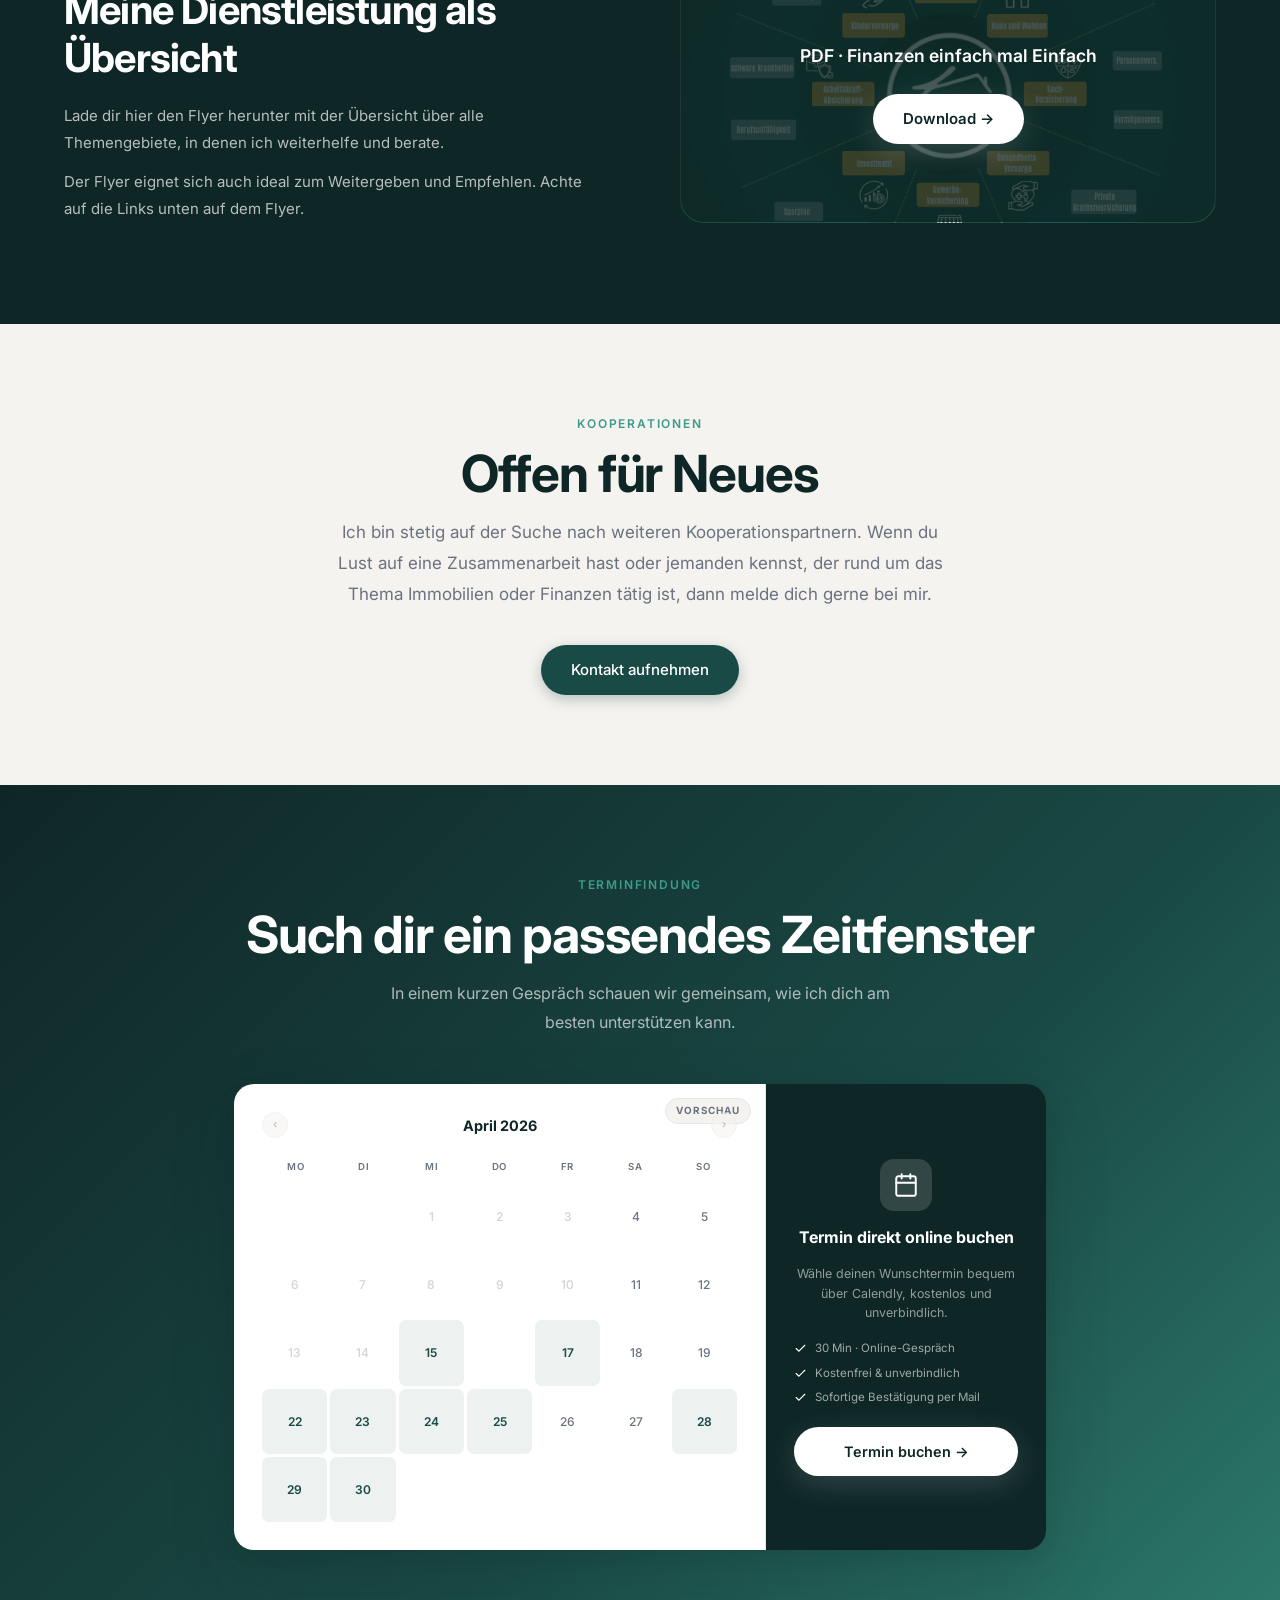
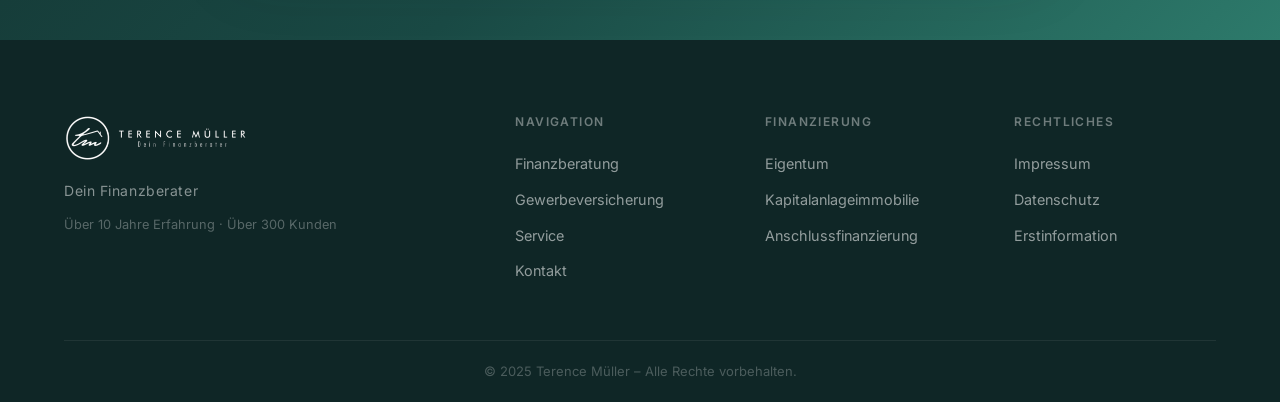
<file: service.html>
<!DOCTYPE html>
<html lang="de">
<head>
  <meta charset="UTF-8" />
  <meta name="viewport" content="width=device-width, initial-scale=1.0" />
  <title>Mein Service – Terence Müller</title>
  <link rel="preconnect" href="https://fonts.googleapis.com" />
  <link rel="preconnect" href="https://fonts.gstatic.com" crossorigin />
  <link href="https://fonts.googleapis.com/css2?family=Inter:wght@300;400;500;600;700&display=swap" rel="stylesheet" />
  <link rel="stylesheet" href="style.css" />
  <style>
    /* ── Page Hero ── */
    .page-hero {
      position: relative;
      background: var(--c-dark);
      padding: calc(var(--nav-h) + 80px) 24px 90px;
      overflow: hidden;
      text-align: center;
    }
    .page-hero::before {
      content: '';
      position: absolute;
      inset: 0;
      background: url('Bilder/Wallpaper.jpg') center/cover no-repeat;
      opacity: .18;
    }
    .page-hero__inner {
      position: relative;
      z-index: 2;
      max-width: 720px;
      margin: 0 auto;
    }
    .page-hero__eyebrow {
      display: inline-block;
      font-size: .8rem;
      font-weight: 600;
      letter-spacing: .18em;
      text-transform: uppercase;
      color: var(--c-gold);
      margin-bottom: 20px;
      padding: 6px 16px;
      border: 1px solid rgba(255,255,255,.35);
      border-radius: 50px;
    }
    .page-hero h1 {
      font-size: clamp(2.25rem, 5vw, 3.75rem);
      font-weight: 700;
      color: #fff;
      letter-spacing: -.02em;
      line-height: 1.15;
      margin-bottom: 20px;
    }
    .page-hero p {
      font-size: 1.0625rem;
      color: rgba(255,255,255,.75);
      line-height: 1.8;
    }

    /* ── Section Spacing ── */
    .svc-section {
      padding: 90px 0;
    }
    .svc-section--dark {
      background: var(--c-dark);
    }
    .svc-section--light {
      background: var(--c-bg);
    }
    .svc-section--card {
      background: var(--c-bg-card);
    }
    .svc-section--teal {
      background: var(--c-teal);
    }

    /* ── Rechner Grid ── */
    .rechner-grid {
      display: grid;
      grid-template-columns: repeat(4, 1fr);
      gap: 20px;
      margin-top: 52px;
    }
    .rechner-card {
      background: rgba(255,255,255,.05);
      border: 1px solid rgba(255,255,255,.08);
      border-radius: var(--radius-md);
      padding: 32px 24px;
      display: flex;
      flex-direction: column;
      gap: 16px;
      position: relative;
      overflow: hidden;
      transition: transform var(--transition), border-color var(--transition);
    }
    .rechner-card::before {
      content: '';
      position: absolute;
      bottom: 0; left: 0; right: 0;
      height: 3px;
      background: linear-gradient(90deg, var(--c-teal-mid), var(--c-gold));
      transform: scaleX(0);
      transform-origin: left;
      transition: transform var(--transition);
    }
    .rechner-card:hover { transform: translateY(-4px); border-color: rgba(255,255,255,.3); }
    .rechner-card:hover::before { transform: scaleX(1); }
    .rechner-card__icon {
      width: 48px; height: 48px;
      border-radius: 12px;
      background: rgba(255,255,255,.12);
      display: flex; align-items: center; justify-content: center;
    }
    .rechner-card__icon svg { width: 24px; height: 24px; color: var(--c-gold); }
    .rechner-card h3 {
      font-size: 1.1rem;
      font-weight: 700;
      color: #fff;
      letter-spacing: -.01em;
    }
    .rechner-card p {
      font-size: .9rem;
      color: rgba(255,255,255,.6);
      line-height: 1.7;
      flex: 1;
    }

    /* ── Spezial Banner ── */
    /* ── Spezial Section (full-bleed split) ── */
    .spezial-section {
      background: var(--c-bg-card);
    }
    .spezial-split {
      display: grid;
      grid-template-columns: 1fr 1fr;
      gap: 80px;
      align-items: center;
      max-width: 1300px;
      margin: 0 auto;
      padding: 90px 48px;
    }
    .spezial-text p.eyebrow {
      font-size: .75rem; font-weight: 600;
      letter-spacing: .16em; text-transform: uppercase;
      color: var(--c-teal-mid); margin-bottom: 14px;
    }
    .spezial-text h2 {
      font-size: clamp(1.75rem, 3.5vw, 2.75rem);
      font-weight: 700; color: var(--c-dark);
      letter-spacing: -.02em; line-height: 1.2; margin-bottom: 20px;
    }
    .spezial-text p.text {
      font-size: .9375rem; color: var(--c-text-muted);
      line-height: 1.8; margin-bottom: 32px;
    }
    /* Mockup */
    .spezial-mockup {
      background: #fff;
      border-radius: 16px;
      overflow: hidden;
      box-shadow: 0 24px 64px rgba(15,38,38,.25), 0 4px 16px rgba(15,38,38,.15);
    }
    .spezial-mock-header {
      background: var(--c-dark);
      padding: 13px 18px;
      display: flex; align-items: center; gap: 8px;
    }
    .spezial-mock-header__dots { display: flex; gap: 5px; }
    .spezial-mock-header__dots span { width: 9px; height: 9px; border-radius: 50%; background: rgba(255,255,255,.2); }
    .spezial-mock-header__title { font-size: .72rem; font-weight: 600; color: rgba(255,255,255,.8); letter-spacing: .05em; margin-left: 6px; }
    .spezial-mock-body { padding: 20px; }
    .spezial-mock-search {
      display: flex; align-items: center; gap: 10px;
      background: var(--c-bg); border: 1px solid var(--c-border);
      border-radius: 9px; padding: 9px 14px; margin-bottom: 16px;
    }
    .spezial-mock-search svg { width: 14px; height: 14px; color: var(--c-text-muted); flex-shrink: 0; }
    .spezial-mock-search span { font-size: .78rem; color: var(--c-text-muted); }
    .spezial-mock-cats {
      display: flex; flex-wrap: wrap; gap: 7px; margin-bottom: 18px;
    }
    .spezial-cat {
      font-size: .68rem; font-weight: 600; padding: 4px 11px;
      border-radius: 99px; border: 1px solid var(--c-border);
      color: var(--c-text-muted);
    }
    .spezial-cat--active {
      background: rgba(26,74,69,.1); border-color: rgba(26,74,69,.3);
      color: var(--c-teal);
    }
    .spezial-mock-results { display: flex; flex-direction: column; gap: 8px; margin-bottom: 16px; }
    .spezial-result {
      display: flex; align-items: center; justify-content: space-between;
      padding: 10px 12px; border-radius: 9px;
      border: 1px solid var(--c-border);
    }
    .spezial-result--top { border-color: rgba(255,255,255,.4); background: rgba(255,255,255,.05); }
    .spezial-result__left { display: flex; align-items: center; gap: 10px; }
    .spezial-result__icon {
      width: 32px; height: 32px; border-radius: 8px;
      background: rgba(26,74,69,.08);
      display: flex; align-items: center; justify-content: center;
    }
    .spezial-result__icon svg { width: 16px; height: 16px; color: var(--c-teal); }
    .spezial-result__name { font-size: .78rem; font-weight: 600; color: var(--c-dark); }
    .spezial-result__sub { font-size: .66rem; color: var(--c-text-muted); }
    .spezial-result__badge {
      font-size: .62rem; font-weight: 700; padding: 3px 8px;
      border-radius: 99px;
    }
    .spezial-result--top .spezial-result__badge { background: rgba(255,255,255,.15); color: #ffffff; }
    .spezial-result:not(.spezial-result--top) .spezial-result__badge { background: var(--c-bg); color: var(--c-text-muted); }
    .spezial-mock-count {
      font-size: .68rem; color: var(--c-text-muted); text-align: center; padding-top: 4px;
    }
    .spezial-mock-count strong { color: var(--c-teal); }

    /* ── Split Rows ── */
    .split-row {
      display: grid;
      grid-template-columns: 1fr 1fr;
      gap: 80px;
      align-items: center;
      max-width: 1200px;
      margin: 0 auto;
      padding: 0 24px;
    }
    .split-row--reverse { direction: rtl; }
    .split-row--reverse > * { direction: ltr; }
    .split-content p.eyebrow {
      font-size: .75rem;
      font-weight: 600;
      letter-spacing: .16em;
      text-transform: uppercase;
      color: var(--c-gold);
      margin-bottom: 14px;
    }
    .split-content h2 {
      font-size: clamp(1.75rem, 3.5vw, 2.5rem);
      font-weight: 700;
      letter-spacing: -.02em;
      line-height: 1.2;
      margin-bottom: 20px;
    }
    .split-content--dark h2 { color: #fff; }
    .split-content--light h2 { color: var(--c-dark); }
    .split-content p.text {
      font-size: .9375rem;
      line-height: 1.8;
      margin-bottom: 12px;
    }
    .split-content--dark p.text { color: rgba(255,255,255,.7); }
    .split-content--light p.text { color: var(--c-text-muted); }
    .split-content .btn-group { display: flex; gap: 12px; flex-wrap: wrap; margin-top: 28px; }

    .split-visual {
      background: rgba(255,255,255,.04);
      border: 1px solid rgba(255,255,255,.08);
      border-radius: var(--radius-lg);
      padding: 40px;
      display: flex;
      align-items: center;
      justify-content: center;
      min-height: 280px;
    }
    .split-visual--light {
      background: var(--c-bg);
      border-color: var(--c-border);
    }
    .split-visual svg {
      width: 100px; height: 100px;
      opacity: .35;
    }
    .split-visual--dark svg { color: var(--c-gold); }
    .split-visual--light svg { color: var(--c-teal-mid); }

    /* Tablet Mockup */
    .tablet-mockup {
      background: #0d2220;
      border-radius: 24px;
      padding: 14px;
      box-shadow:
        0 0 0 1px rgba(255,255,255,.2),
        0 0 0 8px rgba(15,38,38,.5),
        0 32px 64px rgba(0,0,0,.4);
      width: 100%;
      max-width: 480px;
      margin: 0 auto;
    }
    .tablet-screen {
      background: #112824;
      border-radius: 14px;
      overflow: hidden;
      padding: 0 0 20px;
    }
    .tablet-camera {
      display: flex;
      justify-content: center;
      padding: 10px 0 6px;
    }
    .tablet-camera__dot {
      width: 8px; height: 8px;
      border-radius: 50%;
      background: #0d2220;
    }
    .tablet-header {
      padding: 6px 24px 14px;
      display: flex;
      align-items: center;
      justify-content: space-between;
      border-bottom: 1px solid rgba(255,255,255,.06);
    }
    .tablet-header h4 {
      font-size: 16px;
      font-weight: 700;
      color: #fff;
      letter-spacing: -.02em;
    }
    .tablet-badge {
      font-size: 10px;
      font-weight: 600;
      background: rgba(255,255,255,.15);
      color: var(--c-gold);
      border: 1px solid rgba(255,255,255,.3);
      border-radius: 20px;
      padding: 3px 10px;
    }
    .tablet-feature {
      display: flex;
      align-items: center;
      gap: 14px;
      padding: 14px 24px;
      border-bottom: 1px solid rgba(255,255,255,.05);
    }
    .tablet-feature:last-child { border-bottom: none; }
    .tablet-feature__dot {
      width: 9px; height: 9px;
      border-radius: 50%;
      background: var(--c-gold);
      flex-shrink: 0;
    }
    .tablet-feature__dot--teal { background: var(--c-teal-light); }
    .tablet-feature span { font-size: 13px; color: rgba(255,255,255,.78); }
    .tablet-feature span.teal { color: var(--c-teal-light); }

    .tablet-item {
      display: flex;
      align-items: center;
      gap: 12px;
      padding: 10px 24px;
      background: rgba(255,255,255,.03);
      margin: 0 12px 6px;
      border-radius: 10px;
    }
    .tablet-item__avatar {
      width: 36px; height: 36px;
      border-radius: 9px;
      display: flex; align-items: center; justify-content: center;
      font-size: 11px; font-weight: 700; color: #fff;
      flex-shrink: 0;
    }
    .tablet-item__info { flex: 1; min-width: 0; }
    .tablet-item__name { font-size: 13px; font-weight: 600; color: #fff; }
    .tablet-item__sub { font-size: 11px; color: rgba(255,255,255,.4); margin-top: 2px; }
    .tablet-item__right { text-align: right; flex-shrink: 0; }
    .tablet-item__amount { font-size: 13px; font-weight: 600; color: #fff; }
    .tablet-item__status {
      font-size: 10px; font-weight: 600;
      border-radius: 20px; padding: 2px 8px;
      margin-top: 3px; display: inline-block;
    }
    .tablet-item__status--aktiv {
      background: rgba(45,122,107,.3);
      color: #3d9b88;
    }

    /* Flyer visual */
    .flyer-visual {
      background: var(--c-bg);
      border: 1px solid var(--c-border);
      border-radius: var(--radius-lg);
      padding: 40px;
      display: flex;
      flex-direction: column;
      align-items: center;
      justify-content: center;
      gap: 16px;
      min-height: 260px;
    }
    .flyer-visual svg { width: 56px; height: 56px; color: var(--c-teal-mid); opacity: .6; }
    .flyer-visual span { font-size: .875rem; color: var(--c-text-muted); font-weight: 500; }

    /* Initiative visual */
    .initiative-visual {
      background: transparent;
      padding: 20px;
      text-align: center;
      position: relative;
      overflow: hidden;
    }
    .initiative-visual__number {
      position: relative; z-index: 2;
      font-size: 4rem;
      font-weight: 700;
      color: var(--c-gold);
      line-height: 1;
      margin-bottom: 8px;
    }
    .initiative-visual__label {
      position: relative; z-index: 2;
      font-size: .9rem;
      color: var(--c-text-muted);
    }

    /* ── Kalender Mockup ── */
    .calendly-wrap {
      max-width: 820px;
      margin: 48px auto 0;
      border-radius: 20px;
      overflow: hidden;
      box-shadow: 0 24px 64px rgba(15,38,38,.18), 0 4px 16px rgba(15,38,38,.1);
      display: grid;
      grid-template-columns: 1fr 1px 280px;
    }

    /* Left: calendar illustration (non-interactive) */
    .cal-illustration {
      background: #fff;
      padding: 28px 28px 28px;
      pointer-events: none;
      user-select: none;
      position: relative;
    }
    .cal-preview-badge {
      position: absolute; top: 14px; right: 14px;
      font-size: .62rem; font-weight: 700; letter-spacing: .1em;
      text-transform: uppercase; padding: 4px 10px;
      border-radius: 99px; border: 1px solid var(--c-border);
      color: var(--c-text-muted); background: var(--c-bg);
    }
    .cal-month-nav {
      display: flex; align-items: center; justify-content: space-between;
      margin-bottom: 18px;
    }
    .cal-month-nav__title { font-size: .9rem; font-weight: 700; color: var(--c-dark); }
    .cal-nav-btn {
      width: 26px; height: 26px; border-radius: 50%;
      background: var(--c-bg); border: 1px solid var(--c-border);
      display: flex; align-items: center; justify-content: center;
      font-size: .7rem; color: var(--c-text-muted); opacity: .5;
    }
    .cal-weekdays {
      display: grid; grid-template-columns: repeat(7, 1fr);
      margin-bottom: 6px;
    }
    .cal-weekdays span {
      text-align: center; font-size: .6rem; font-weight: 600;
      color: var(--c-text-muted); text-transform: uppercase; letter-spacing: .06em;
      padding: 3px 0;
    }
    .cal-days {
      display: grid; grid-template-columns: repeat(7, 1fr);
      gap: 3px;
    }
    .cal-day {
      aspect-ratio: 1; display: flex; align-items: center; justify-content: center;
      border-radius: 7px; font-size: .75rem; font-weight: 500;
      color: var(--c-text-muted);
    }
    .cal-day--available { background: rgba(26,74,69,.08); color: var(--c-teal); font-weight: 600; }
    .cal-day--selected { background: var(--c-gold); color: #fff; font-weight: 700; }
    .cal-day--past { opacity: .3; }

    /* Divider */
    .cal-divider { background: var(--c-border); }

    /* Right: CTA panel */
    .cal-cta {
      background: var(--c-dark);
      padding: 32px 28px;
      display: flex; flex-direction: column;
      align-items: center; justify-content: center;
      text-align: center; gap: 16px;
    }
    .cal-cta__icon {
      width: 52px; height: 52px; border-radius: 14px;
      background: rgba(255,255,255,.15);
      display: flex; align-items: center; justify-content: center;
    }
    .cal-cta__icon svg { width: 26px; height: 26px; color: var(--c-gold); }
    .cal-cta__title { font-size: 1rem; font-weight: 700; color: #fff; line-height: 1.3; }
    .cal-cta__sub {
      font-size: .78rem; color: rgba(255,255,255,.55); line-height: 1.6;
    }
    .cal-cta__pills { display: flex; flex-direction: column; gap: 6px; width: 100%; }
    .cal-cta__pill {
      display: flex; align-items: center; gap: 8px;
      font-size: .72rem; color: rgba(255,255,255,.6);
    }
    .cal-cta__pill svg { width: 13px; height: 13px; color: var(--c-gold); flex-shrink: 0; }
    .cal-cta .btn--gold { width: 100%; justify-content: center; margin-top: 4px; font-size: .9rem; }

    /* ── Mobile (≤ 767px) ── */
    @media (max-width: 767px) {
      .page-hero { padding: calc(var(--nav-h) + 40px) 20px 56px; }
      .svc-section { padding: 60px 0; }
      .rechner-grid { grid-template-columns: 1fr; gap: 16px; margin-top: 32px; }
      .rechner-card { padding: 24px 20px; }
      .spezial-split { grid-template-columns: 1fr; gap: 36px; padding: 60px 20px; }
      .spezial-mockup { max-width: 100%; }
      .split-row { grid-template-columns: 1fr; gap: 36px; padding: 0 20px; }
      .split-row--reverse { direction: ltr; }
      .split-content .btn-group { flex-direction: column; align-items: stretch; }
      .split-content .btn-group .btn { justify-content: center; }
      .tablet-mockup { max-width: 100%; }
      .calendly-wrap { grid-template-columns: 1fr; margin-top: 28px; border-radius: 14px; }
      .cal-illustration { display: none; }
      .cal-divider { display: none; }
      .cal-cta { border-radius: 14px; }
    }

    /* ── Tablet (768px – 1023px) ── */
    @media (min-width: 768px) and (max-width: 1023px) {
      .page-hero { padding: calc(var(--nav-h) + 60px) 24px 70px; }
      .svc-section { padding: 70px 0; }
      .rechner-grid { grid-template-columns: repeat(2, 1fr); gap: 16px; }
      .spezial-split { gap: 48px; padding: 70px 32px; }
      .split-row { gap: 48px; }
      .calendly-wrap { grid-template-columns: 1fr; }
      .cal-illustration { display: none; }
      .cal-divider { display: none; }
    }
  </style>
</head>
<body>

  <!-- NAVIGATION -->
  <nav class="nav" id="navbar">
    <div class="nav__inner">
      <a href="index.html" class="nav__logo">
        <img src="Bilder/Logo.png" alt="Terence Müller Logo" class="nav__logo-img" />
      </a>
      <ul class="nav__links">
        <li><a href="index.html">Home</a></li>
        <li><a href="finanzberatung.html">Finanzberatung</a></li>
        <li class="nav__has-dropdown">
          <a href="eigentum.html">Finanzierung <span class="nav__chevron">▾</span></a>
          <ul class="nav__dropdown">
            <li><a href="eigentum.html">Eigentum</a></li>
            <li><a href="kapitalanlage.html">Kapitalanlageimmobilie</a></li>
            <li><a href="anschlussfinanzierung.html">Anschlussfinanzierung</a></li>
          </ul>
        </li>
        <li><a href="gewerbeversicherung.html">Gewerbeversicherung</a></li>
        <li><a href="service.html">Service</a></li>
      </ul>
      <a href="index.html#kontakt" class="btn btn--primary nav__cta">Gespräch vereinbaren</a>
      <button class="nav__burger" id="burger" aria-label="Menü öffnen">
        <span></span><span></span><span></span>
      </button>
    </div>
  </nav>
  <div class="nav__mobile" id="mobileMenu">
      <ul>
        <li><a href="index.html" class="mobile-link">Home</a></li>
        <li><a href="finanzberatung.html" class="mobile-link">Finanzberatung</a></li>
        <li class="nav__mobile-group">
          <a href="#" class="mobile-link mobile-link--parent">Finanzierung</a>
          <ul class="nav__mobile-sub">
            <li><a href="eigentum.html" class="mobile-link mobile-link--sub">Eigentum</a></li>
            <li><a href="kapitalanlage.html" class="mobile-link mobile-link--sub">Kapitalanlageimmobilie</a></li>
            <li><a href="anschlussfinanzierung.html" class="mobile-link mobile-link--sub">Anschlussfinanzierung</a></li>
          </ul>
        </li>
        <li><a href="gewerbeversicherung.html" class="mobile-link">Gewerbeversicherung</a></li>
        <li><a href="service.html" class="mobile-link">Service</a></li>
        <li><a href="index.html#kontakt" class="btn btn--primary mobile-link">Gespräch vereinbaren</a></li>
      </ul>
  </div>

  <!-- PAGE HERO -->
  <section class="page-hero">
    <div class="page-hero__inner">
      <span class="page-hero__eyebrow">Tools &amp; Ressourcen</span>
      <h1>Dein Servicebereich</h1>
      <p>Hier findest du nützliche Vergleichsrechner, mein Empfehlungsprogramm, eine App für deine Finanzen und Flyer zu meiner Beratung.</p>
    </div>
  </section>

  <!-- VERGLEICHSRECHNER -->
  <section class="svc-section svc-section--dark">
    <div class="container" style="max-width:1300px;">
      <div class="section-header" style="text-align:left;">
        <p class="section-eyebrow">Kostenfreie Tools</p>
        <h2 class="section-title" style="color:#fff;">Deine Vergleichsrechner</h2>
        <p style="color:rgba(255,255,255,.6);font-size:.9375rem;line-height:1.7;max-width:560px;margin-top:12px;">Als zusätzliche Unterstützung, schnell, kostenlos und unverbindlich.</p>
      </div>
      <div class="rechner-grid">

        <div class="rechner-card">
          <div class="rechner-card__icon">
            <svg viewBox="0 0 24 24" fill="none" stroke="currentColor" stroke-width="1.5" stroke-linecap="round" stroke-linejoin="round">
              <circle cx="12" cy="12" r="9"/>
              <path d="M12 7v1.5M12 15.5V17M9.5 9.5A2.5 2.5 0 0 1 12 8a2.5 2.5 0 0 1 0 5 2.5 2.5 0 0 0 0 5 2.5 2.5 0 0 0 2.5-2"/>
            </svg>
          </div>
          <h3>Privatkredit</h3>
          <p>Ob für ein neues Auto, einen Umbau oder die Umschuldung bestehender Kredite, vergleiche jetzt die besten Konditionen für deinen Privatkredit.</p>
          <a href="https://www.procheck24.de/einsurance/w/calculator-landing-page?t=AA3FD9D65198A0FEFB003E5FB27A262F&p=1" target="_blank" rel="noopener" class="btn btn--primary" style="width:100%;justify-content:center;">Zum Rechner →</a>
        </div>

        <div class="rechner-card">
          <div class="rechner-card__icon">
            <svg viewBox="0 0 24 24" fill="none" stroke="currentColor" stroke-width="1.5" stroke-linecap="round" stroke-linejoin="round">
              <path d="M3 21h18"/>
              <path d="M12 3L2 8h20L12 3z"/>
              <rect x="5" y="8" width="3" height="13"/>
              <rect x="10.5" y="8" width="3" height="13"/>
              <rect x="16" y="8" width="3" height="13"/>
            </svg>
          </div>
          <h3>Girokonten</h3>
          <p>Vergleiche die Konditionen verschiedener Banken, ob zum Wechsel deines Hauptkontos oder als zusätzliches Konto für eine bessere Finanzplanung.</p>
          <a href="https://www.procheck24.de/einsurance/csp/doHomepageEntry.do?cspident=AA3FD9D65198A0FEFB003E5FB27A262F&p=3" target="_blank" rel="noopener" class="btn btn--primary" style="width:100%;justify-content:center;">Zum Rechner →</a>
        </div>

        <div class="rechner-card">
          <div class="rechner-card__icon">
            <svg viewBox="0 0 24 24" fill="none" stroke="currentColor" stroke-width="1.5" stroke-linecap="round" stroke-linejoin="round">
              <path d="M14 2L4 13h7l-1 9 10-12h-7l1-8z"/>
            </svg>
          </div>
          <h3>Stromtarife</h3>
          <p>So schnell so viel sparen. Ein Thema, das nebenbei läuft, aber selten angegangen wird. Nutze jetzt diesen kostenfreien Vergleichsrechner für dich.</p>
          <a href="https://www.procheck24.de/einsurance/w/calculator-landing-page?t=AA3FD9D65198A0FEFB003E5FB27A262F&p=7" target="_blank" rel="noopener" class="btn btn--primary" style="width:100%;justify-content:center;">Zum Rechner →</a>
        </div>

        <div class="rechner-card">
          <div class="rechner-card__icon">
            <svg viewBox="0 0 24 24" fill="none" stroke="currentColor" stroke-width="1.5" stroke-linecap="round" stroke-linejoin="round">
              <path d="M12 2c0 0-6 7-6 12a6 6 0 0 0 12 0C18 9 12 2 12 2z"/>
              <path d="M12 12c0 0-2.5 2.5-2.5 4.5a2.5 2.5 0 0 0 5 0C14.5 14.5 12 12 12 12z"/>
            </svg>
          </div>
          <h3>Gastarife</h3>
          <p>Kümmerst du dich selbst um deinen Gastarif? Vergleiche ihn jetzt kostenfrei und wechsle gegebenenfalls, um mehr Kapital für deine Finanzplanung zu gewinnen.</p>
          <a href="https://www.procheck24.de/einsurance/csp/doHomepageEntry.do?cspident=AA3FD9D65198A0FEFB003E5FB27A262F&p=8" target="_blank" rel="noopener" class="btn btn--primary" style="width:100%;justify-content:center;">Zum Rechner →</a>
        </div>

      </div>
    </div>
  </section>

  <!-- SPEZIELLES ANLIEGEN -->
  <section class="spezial-section" style="background: var(--c-bg);">
    <div class="spezial-split">

      <!-- Text -->
      <div class="spezial-text">
        <p class="eyebrow">Spezialversicherungen</p>
        <h2>Spezielles Anliegen? Hier kommt die Lösung.</h2>
        <p class="text">Ob Reiseversicherung, Handyversicherung, Mofa oder sogar Papageien-Krankenversicherung, hier findest du einen kostenfreien Vergleichsrechner für spezielle Anfragen. Schau jetzt, ob dein Anliegen dabei ist.</p>
        <a href="https://www.covomo.de/embed/landingpage.html?r=[base64]&partner_token=&theme=embedded" target="_blank" rel="noopener" class="btn btn--gold">Vergleichsrechner öffnen →</a>
      </div>

      <!-- Mockup -->
      <div class="spezial-mockup">
        <div class="spezial-mock-header">
          <div class="spezial-mock-header__dots"><span></span><span></span><span></span></div>
          <span class="spezial-mock-header__title">Spezialversicherung finden</span>
        </div>
        <div class="spezial-mock-body">
          <div class="spezial-mock-search">
            <svg viewBox="0 0 24 24" fill="none" stroke="currentColor" stroke-width="2" stroke-linecap="round"><circle cx="11" cy="11" r="7"/><path d="M21 21l-4.35-4.35"/></svg>
            <span>Wonach suchst du? z.B. "Reise"</span>
          </div>
          <div class="spezial-mock-cats">
            <span class="spezial-cat spezial-cat--active">Reise</span>
            <span class="spezial-cat">Handy</span>
            <span class="spezial-cat">Haustier</span>
            <span class="spezial-cat">Fahrrad</span>
            <span class="spezial-cat">Mofa</span>
            <span class="spezial-cat">Sport</span>
            <span class="spezial-cat">+ weitere</span>
          </div>
          <div class="spezial-mock-results">
            <div class="spezial-result spezial-result--top">
              <div class="spezial-result__left">
                <div class="spezial-result__icon">
                  <svg viewBox="0 0 24 24" fill="none" stroke="currentColor" stroke-width="1.8" stroke-linecap="round"><path d="M12 2C8 2 5 5 5 9c0 5 7 13 7 13s7-8 7-13c0-4-3-7-7-7z"/><circle cx="12" cy="9" r="2.5"/></svg>
                </div>
                <div>
                  <div class="spezial-result__name">Reiserücktrittsversicherung</div>
                  <div class="spezial-result__sub">Ab 1,20 € / Monat · 12 Anbieter</div>
                </div>
              </div>
              <span class="spezial-result__badge">Beliebt</span>
            </div>
            <div class="spezial-result">
              <div class="spezial-result__left">
                <div class="spezial-result__icon">
                  <svg viewBox="0 0 24 24" fill="none" stroke="currentColor" stroke-width="1.8" stroke-linecap="round"><rect x="5" y="2" width="14" height="20" rx="2"/><path d="M9 7h6M9 11h6M9 15h4"/></svg>
                </div>
                <div>
                  <div class="spezial-result__name">Auslandskrankenversicherung</div>
                  <div class="spezial-result__sub">Ab 0,80 € / Monat · 8 Anbieter</div>
                </div>
              </div>
              <span class="spezial-result__badge">Verfügbar</span>
            </div>
            <div class="spezial-result">
              <div class="spezial-result__left">
                <div class="spezial-result__icon">
                  <svg viewBox="0 0 24 24" fill="none" stroke="currentColor" stroke-width="1.8" stroke-linecap="round"><path d="M20 7H4a2 2 0 0 0-2 2v6a2 2 0 0 0 2 2h16a2 2 0 0 0 2-2V9a2 2 0 0 0-2-2z"/><path d="M12 12m-2 0a2 2 0 1 0 4 0 2 2 0 1 0-4 0"/></svg>
                </div>
                <div>
                  <div class="spezial-result__name">Reisegepäckversicherung</div>
                  <div class="spezial-result__sub">Ab 2,50 € / Monat · 6 Anbieter</div>
                </div>
              </div>
              <span class="spezial-result__badge">Verfügbar</span>
            </div>
          </div>
          <p class="spezial-mock-count"><strong>140+</strong> Spezialversicherungen verfügbar</p>
        </div>
      </div>

    </div>
  </section>

  <!-- INITIATIVE GUTES TUN -->
  <section class="svc-section svc-section--card">
    <div class="split-row">
      <div class="split-content split-content--light">
        <p class="eyebrow">Empfehlungsprogramm</p>
        <h2>Initiative Gutes Tun</h2>
        <p class="text">Mit dieser Aktion möchte ich mit dem Thema Finanzen etwas Gutes in der Welt bewirken.</p>
        <p class="text">Für jede erfolgreiche Neukundenempfehlung werden 200 € an eine Hilfsorganisation deiner Wahl gespendet. Mehr Informationen findest du in meinem Flyer.</p>
        <p class="text" style="font-style:italic;opacity:.6;">Deine Empfehlung bewegt mehr als nur Finanzen.</p>
        <div class="btn-group">
          <a href="https://storage.e.jimdo.com/file/eaf37b85-062d-4843-a2a1-e7bc318a6eab/Digitaler%20Empfehlungsflyer.pdf" target="_blank" class="btn btn--gold">Flyer herunterladen</a>
          <a href="index.html#kontakt" class="btn btn--primary">Mehr erfahren</a>
        </div>
      </div>
      <div class="initiative-visual">
        <img src="Bilder/gutestun.png" alt="Hilfsorganisationen" style="width:100%;border-radius:10px;object-fit:contain;" />
      </div>
    </div>
  </section>

  <!-- APP FÜR FINANZEN -->
  <section class="svc-section svc-section--light">
    <div class="split-row split-row--reverse">
      <div class="split-content split-content--light">
        <p class="eyebrow" style="color:var(--c-teal-mid);">Digitales Tool</p>
        <h2>Deine App für Finanzen</h2>
        <p class="text">Es gibt viele Anbieter mit vielen Funktionen, aber keine mit meiner Dienstleistung dahinter. Mit dieser App hast du die Möglichkeit, alle bestehenden Versicherungen per Foto anzulegen und bei Wunsch auch von mir betreuen zu lassen.</p>
        <p class="text">So hast du Unterstützung bei Fragen oder Schadensfällen, auch ohne dass die Verträge von mir vermittelt wurden. Probiere es einfach kostenfrei aus.</p>
        <div class="btn-group">
          <a href="https://meine-finanzen.digital/interessent/m/a741971a-4834-11f0-afcf-960000d203a8" target="_blank" rel="noopener" class="btn btn--primary">Finanzmanager App</a>
        </div>
      </div>
      <div class="tablet-mockup">
        <div class="tablet-screen">
          <div class="tablet-camera"><div class="tablet-camera__dot"></div></div>

          <!-- App Header -->
          <div class="tablet-header">
            <h4>Meine Verträge</h4>
            <span class="tablet-badge">8 aktiv · 856 €/Mo</span>
          </div>

          <!-- Versicherung -->
          <div style="padding:10px 24px 4px;font-size:9px;font-weight:700;letter-spacing:.12em;text-transform:uppercase;color:rgba(255,255,255,.35);">Versicherung</div>

          <div class="tablet-item">
            <div class="tablet-item__avatar" style="background:#1a6b8a;">AL</div>
            <div class="tablet-item__info">
              <div class="tablet-item__name">Allianz</div>
              <div class="tablet-item__sub">Haftpflichtversicherung</div>
            </div>
            <div class="tablet-item__right">
              <div class="tablet-item__amount">8,90 €/Mo</div>
              <span class="tablet-item__status tablet-item__status--aktiv">aktiv</span>
            </div>
          </div>

          <div class="tablet-item">
            <div class="tablet-item__avatar" style="background:#8a3a2a;">AX</div>
            <div class="tablet-item__info">
              <div class="tablet-item__name">AXA</div>
              <div class="tablet-item__sub">Berufsunfähigkeit</div>
            </div>
            <div class="tablet-item__right">
              <div class="tablet-item__amount">89,50 €/Mo</div>
              <span class="tablet-item__status tablet-item__status--aktiv">aktiv</span>
            </div>
          </div>

          <div class="tablet-item">
            <div class="tablet-item__avatar" style="background:#7a4a1a;">RV</div>
            <div class="tablet-item__info">
              <div class="tablet-item__name">R+V</div>
              <div class="tablet-item__sub">KFZ-Versicherung</div>
            </div>
            <div class="tablet-item__right">
              <div class="tablet-item__amount">67,20 €/Mo</div>
              <span class="tablet-item__status tablet-item__status--aktiv">aktiv</span>
            </div>
          </div>

          <div class="tablet-item">
            <div class="tablet-item__avatar" style="background:#1a4a45;">TK</div>
            <div class="tablet-item__info">
              <div class="tablet-item__name">Techniker Kranke…</div>
              <div class="tablet-item__sub">Krankenversicherung</div>
            </div>
            <div class="tablet-item__right">
              <div class="tablet-item__amount">436,00 €/Mo</div>
              <span class="tablet-item__status tablet-item__status--aktiv">aktiv</span>
            </div>
          </div>

        </div>
      </div>
    </div>
  </section>

  <!-- FLYER / DIENSTLEISTUNGSÜBERSICHT -->
  <section class="svc-section svc-section--dark">
    <div class="split-row">
      <div class="split-content split-content--dark">
        <p class="eyebrow">Download</p>
        <h2>Meine Dienstleistung als Übersicht</h2>
        <p class="text">Lade dir hier den Flyer herunter mit der Übersicht über alle Themengebiete, in denen ich weiterhelfe und berate.</p>
        <p class="text">Der Flyer eignet sich auch ideal zum Weitergeben und Empfehlen. Achte auf die Links unten auf dem Flyer.</p>
      </div>
      <div class="flyer-visual" style="
        background: url('Bilder/Dienstleistungsuebersicht.png') center/cover no-repeat;
        border-color:rgba(255,255,255,.08);
        position:relative;
        overflow:hidden;
      ">
        <div style="position:absolute;inset:0;background:rgba(15,38,38,.78);"></div>
        <span style="position:relative;z-index:2;color:#fff;font-size:1.1rem;font-weight:600;text-align:center;">PDF · Finanzen einfach mal Einfach</span>
        <a href="https://storage.e.jimdo.com/file/1c60f696-77d7-4511-85dc-d7bdf5e7c78f/Finanzen%20einfach%20mal%20Einfach%20TM.pdf" target="_blank" class="btn btn--gold" style="position:relative;z-index:2;margin-top:8px;">Download →</a>
      </div>
    </div>
  </section>

  <!-- OFFEN FÜR NEUES -->
  <section class="svc-section svc-section--light">
    <div class="container" style="max-width:860px;text-align:center;">
      <p class="section-eyebrow">Kooperationen</p>
      <h2 class="section-title">Offen für Neues</h2>
      <p style="font-size:1.0625rem;color:var(--c-text-muted);line-height:1.8;max-width:620px;margin:16px auto 36px;">Ich bin stetig auf der Suche nach weiteren Kooperationspartnern. Wenn du Lust auf eine Zusammenarbeit hast oder jemanden kennst, der rund um das Thema Immobilien oder Finanzen tätig ist, dann melde dich gerne bei mir.</p>
      <a href="index.html#kontakt" class="btn btn--primary">Kontakt aufnehmen</a>
    </div>
  </section>

  <!-- TERMIN -->
  <section class="svc-section svc-section--teal" style="background: linear-gradient(135deg, var(--c-dark) 0%, var(--c-teal) 60%, var(--c-teal-mid) 100%)">
    <div class="container" style="max-width:860px;text-align:center;">
      <p class="section-eyebrow">Terminfindung</p>
      <h2 class="section-title" style="color:#fff;">Such dir ein passendes Zeitfenster</h2>
      <p style="color:rgba(255,255,255,.65);font-size:1rem;line-height:1.8;max-width:540px;margin:16px auto 0;">In einem kurzen Gespräch schauen wir gemeinsam, wie ich dich am besten unterstützen kann.</p>
      <div class="calendly-wrap">

        <!-- Left: calendar illustration (non-interactive preview) -->
        <div class="cal-illustration">
          <span class="cal-preview-badge">Vorschau</span>
          <div class="cal-month-nav">
            <div class="cal-nav-btn">‹</div>
            <span class="cal-month-nav__title">April 2026</span>
            <div class="cal-nav-btn">›</div>
          </div>
          <div class="cal-weekdays">
            <span>Mo</span><span>Di</span><span>Mi</span><span>Do</span><span>Fr</span><span>Sa</span><span>So</span>
          </div>
          <div class="cal-days">
            <span class="cal-day"></span><span class="cal-day"></span>
            <span class="cal-day cal-day--past">1</span><span class="cal-day cal-day--past">2</span><span class="cal-day cal-day--past">3</span><span class="cal-day">4</span><span class="cal-day">5</span>
            <span class="cal-day cal-day--past">6</span><span class="cal-day cal-day--past">7</span><span class="cal-day cal-day--past">8</span><span class="cal-day cal-day--past">9</span><span class="cal-day cal-day--past">10</span><span class="cal-day">11</span><span class="cal-day">12</span>
            <span class="cal-day cal-day--past">13</span><span class="cal-day cal-day--past">14</span><span class="cal-day cal-day--available">15</span><span class="cal-day cal-day--selected">16</span><span class="cal-day cal-day--available">17</span><span class="cal-day">18</span><span class="cal-day">19</span>
            <span class="cal-day cal-day--available">22</span><span class="cal-day cal-day--available">23</span><span class="cal-day cal-day--available">24</span><span class="cal-day cal-day--available">25</span><span class="cal-day">26</span><span class="cal-day">27</span>
            <span class="cal-day cal-day--available">28</span><span class="cal-day cal-day--available">29</span><span class="cal-day cal-day--available">30</span>
          </div>
        </div>

        <!-- Divider -->
        <div class="cal-divider"></div>

        <!-- Right: CTA -->
        <div class="cal-cta">
          <div class="cal-cta__icon">
            <svg viewBox="0 0 24 24" fill="none" stroke="currentColor" stroke-width="1.8" stroke-linecap="round" stroke-linejoin="round"><rect x="3" y="4" width="18" height="18" rx="2"/><path d="M16 2v4M8 2v4M3 10h18"/></svg>
          </div>
          <p class="cal-cta__title">Termin direkt online buchen</p>
          <p class="cal-cta__sub">Wähle deinen Wunschtermin bequem über Calendly, kostenlos und unverbindlich.</p>
          <div class="cal-cta__pills">
            <span class="cal-cta__pill">
              <svg viewBox="0 0 24 24" fill="none" stroke="currentColor" stroke-width="2" stroke-linecap="round"><path d="M20 6L9 17l-5-5"/></svg>
              30 Min · Online-Gespräch
            </span>
            <span class="cal-cta__pill">
              <svg viewBox="0 0 24 24" fill="none" stroke="currentColor" stroke-width="2" stroke-linecap="round"><path d="M20 6L9 17l-5-5"/></svg>
              Kostenfrei &amp; unverbindlich
            </span>
            <span class="cal-cta__pill">
              <svg viewBox="0 0 24 24" fill="none" stroke="currentColor" stroke-width="2" stroke-linecap="round"><path d="M20 6L9 17l-5-5"/></svg>
              Sofortige Bestätigung per Mail
            </span>
          </div>
          <a href="https://calendly.com/terence-mueller" target="_blank" rel="noopener" class="btn btn--gold">Termin buchen →</a>
        </div>

      </div>
    </div>
  </section>

  <!-- FOOTER -->
  <footer class="footer">
    <div class="container">
      <div class="footer__grid">
        <div class="footer__brand">
          <div class="footer__logo">
            <img src="Bilder/Logo.png" alt="Terence Müller Logo" class="nav__logo-img" />
          </div>
          <p class="footer__tagline">Dein Finanzberater</p>
          <p class="footer__copy">Über 10 Jahre Erfahrung · Über 300 Kunden</p>
        </div>
        <div class="footer__links">
          <h4>Navigation</h4>
          <ul>
            <li><a href="finanzberatung.html">Finanzberatung</a></li>
            <li><a href="gewerbeversicherung.html">Gewerbeversicherung</a></li>
            <li><a href="service.html">Service</a></li>
            <li><a href="index.html#kontakt">Kontakt</a></li>
          </ul>
        </div>
        <div class="footer__links">
          <h4>Finanzierung</h4>
          <ul>
            <li><a href="eigentum.html">Eigentum</a></li>
            <li><a href="kapitalanlage.html">Kapitalanlageimmobilie</a></li>
            <li><a href="anschlussfinanzierung.html">Anschlussfinanzierung</a></li>
          </ul>
        </div>
        <div class="footer__links">
          <h4>Rechtliches</h4>
          <ul>
            <li><a href="impressum.html">Impressum</a></li>
            <li><a href="#">Datenschutz</a></li>
            <li><a href="#">Erstinformation</a></li>
          </ul>
        </div>
      </div>
      <div class="footer__bottom">
        <p>© 2025 Terence Müller – Alle Rechte vorbehalten.</p>
      </div>
    </div>
  </footer>

  <script src="script.js"></script>
</body>
</html>
</file>
<file: style.css>
/* ═══════════════════════════════════════════════
   TERENCE MÜLLER – MODERN REDESIGN
   Design System & Full Stylesheet
═══════════════════════════════════════════════ */

/* ── Variables ── */
:root {
  --c-dark:      #0f2626;
  --c-teal:      #1a4a45;
  --c-teal-mid:  #2d7a6b;
  --c-teal-light:#3d9b88;
  --c-gold:      #ffffff;
  --c-gold-light:rgba(255,255,255,.85);
  --c-bg:        #f5f3ef;
  --c-bg-card:   #ffffff;
  --c-text:      #2c2c2c;
  --c-text-muted:#6b7280;
  --c-border:    #e5e7eb;

  --font-serif:  'Inter', system-ui, sans-serif;
  --font-sans:   'Inter', system-ui, sans-serif;

  --radius-sm:   8px;
  --radius-md:   16px;
  --radius-lg:   24px;

  --shadow-sm:   0 1px 3px rgba(0,0,0,.08), 0 1px 2px rgba(0,0,0,.04);
  --shadow-md:   0 4px 16px rgba(0,0,0,.10), 0 2px 6px rgba(0,0,0,.06);
  --shadow-lg:   0 20px 50px rgba(0,0,0,.14), 0 8px 20px rgba(0,0,0,.08);
  --shadow-gold: 0 8px 30px rgba(255,255,255,.15);

  --nav-h:       72px;
  --transition:  .3s cubic-bezier(.4,0,.2,1);
}

/* ── Reset & Base ── */
*, *::before, *::after { box-sizing: border-box; margin: 0; padding: 0; }

html { scroll-behavior: smooth; font-size: 16px; }

body {
  font-family: var(--font-sans);
  color: var(--c-text);
  background: var(--c-bg);
  line-height: 1.6;
  -webkit-font-smoothing: antialiased;
}

img { max-width: 100%; display: block; }
a { text-decoration: none; color: inherit; }
ul { list-style: none; }
button { cursor: pointer; border: none; background: none; font-family: inherit; }

.container {
  max-width: 1200px;
  margin: 0 auto;
  padding: 0 24px;
}

/* ── Typography ── */
.section-eyebrow {
  font-size: .75rem;
  font-weight: 600;
  letter-spacing: .15em;
  text-transform: uppercase;
  color: var(--c-teal-light);
  margin-bottom: 12px;
  display: block;
}
.section-eyebrow--light { color: rgba(255,255,255,.65); }

.section-title {
  font-family: var(--font-serif);
  font-size: clamp(2rem, 4vw, 3.25rem);
  font-weight: 700;
  line-height: 1.1;
  color: var(--c-dark);
  margin-bottom: 16px;
  letter-spacing: -.02em;
}

.section-sub {
  font-size: 1.0625rem;
  color: var(--c-text-muted);
  max-width: 560px;
  line-height: 1.7;
}

.section-header {
  text-align: center;
  margin-bottom: 56px;
}
.section-header .section-sub { margin: 0 auto; }

/* ── Buttons ── */
.btn {
  display: inline-flex;
  align-items: center;
  justify-content: center;
  gap: 8px;
  font-family: var(--font-sans);
  font-size: .9375rem;
  font-weight: 500;
  border-radius: 50px;
  padding: 13px 30px;
  transition: var(--transition);
  white-space: nowrap;
}

.btn--primary {
  background: var(--c-teal);
  color: #fff;
  box-shadow: 0 4px 14px rgba(26,74,69,.3);
}
.btn--primary:hover {
  background: var(--c-teal-mid);
  transform: translateY(-2px);
  box-shadow: 0 8px 20px rgba(26,74,69,.4);
}

.btn--gold {
  background: var(--c-gold);
  color: var(--c-dark);
  font-weight: 600;
  box-shadow: var(--shadow-gold);
}
.btn--gold:hover {
  background: var(--c-gold-light);
  transform: translateY(-2px);
  box-shadow: 0 12px 40px rgba(255,255,255,.2);
}

.btn--ghost {
  background: transparent;
  color: #fff;
  border: 1.5px solid rgba(255,255,255,.5);
}
.btn--ghost:hover {
  background: rgba(255,255,255,.1);
  border-color: #fff;
  transform: translateY(-2px);
}

.btn--full { width: 100%; }

/* ═══════════════════════════
   NAVIGATION
═══════════════════════════ */
.nav {
  position: fixed;
  top: 0; left: 0; right: 0;
  z-index: 1000;
  height: var(--nav-h);
  transition: background var(--transition), box-shadow var(--transition), backdrop-filter var(--transition);
}

.nav.scrolled {
  background: rgba(15,38,38,.95);
  backdrop-filter: blur(16px);
  -webkit-backdrop-filter: blur(16px);
  box-shadow: 0 1px 0 rgba(0,0,0,.2), var(--shadow-sm);
}

.nav__inner {
  max-width: 1200px;
  margin: 0 auto;
  padding: 0 24px;
  height: 100%;
  display: flex;
  align-items: center;
  gap: 40px;
}

.nav__logo {
  display: flex;
  align-items: center;
  gap: 10px;
  flex-shrink: 0;
}

.nav__logo-img {
  height: 52px;
  width: auto;
  object-fit: contain;
}

.nav__logo-mark {
  width: 38px; height: 38px;
  background: var(--c-gold);
  color: var(--c-dark);
  border-radius: 10px;
  display: flex; align-items: center; justify-content: center;
  font-family: var(--font-serif);
  font-weight: 700;
  font-size: .95rem;
  letter-spacing: .05em;
}

.nav__logo-text {
  font-family: var(--font-serif);
  font-size: 1.05rem;
  font-weight: 600;
  letter-spacing: -.01em;
  color: #fff;
  transition: color var(--transition);
}

.nav.scrolled .nav__logo-text { color: #fff; }

.nav__links {
  display: flex;
  align-items: center;
  gap: 20px;
  margin-left: auto;
}

.nav__links a {
  font-size: .9rem;
  font-weight: 500;
  color: rgba(255,255,255,.85);
  transition: color var(--transition);
  position: relative;
}

.nav__links a::after {
  content: '';
  position: absolute;
  bottom: -3px; left: 0;
  width: 0; height: 1.5px;
  background: var(--c-gold);
  transition: width var(--transition);
}
.nav__links a:hover { color: #fff; }
.nav__links a:hover::after { width: 100%; }

.nav.scrolled .nav__links a { color: rgba(255,255,255,.85); }
.nav.scrolled .nav__links a:hover { color: #fff; }

.nav__cta {
  margin-left: 8px;
  flex-shrink: 0;
  font-size: .9rem;
  padding: 7px 18px;
}

/* ── Dropdown nav ── */
.nav__has-dropdown { position: relative; }
.nav__chevron { font-size: 1.1rem; margin-left: 6px; opacity: 1; }
.nav__has-dropdown > a::after { display: none !important; }

.nav__dropdown {
  position: absolute;
  top: calc(100% + 10px);
  left: 50%;
  transform: translateX(-50%) translateY(6px);
  background: rgba(15,38,38,.97);
  border: 1px solid rgba(255,255,255,.1);
  border-radius: var(--radius-sm);
  min-width: 190px;
  padding: 6px 0;
  list-style: none;
  opacity: 0;
  visibility: hidden;
  transition: opacity var(--transition), visibility var(--transition), transform var(--transition);
  z-index: 200;
}
.nav__has-dropdown:hover .nav__dropdown {
  opacity: 1;
  visibility: visible;
  transform: translateX(-50%) translateY(0);
}
.nav__dropdown li { list-style: none; }
.nav__dropdown a {
  display: block;
  padding: 10px 18px;
  font-size: .875rem;
  font-weight: 500;
  color: rgba(255,255,255,.8);
  white-space: nowrap;
  transition: color var(--transition), background var(--transition);
}
.nav__dropdown a::after { display: none !important; }
.nav__dropdown a:hover { color: #fff; background: rgba(255,255,255,.07); }

.nav__burger {
  display: none;
  flex-direction: column;
  gap: 5px;
  margin-left: auto;
  padding: 4px;
}
.nav__burger span {
  display: block;
  width: 24px; height: 2px;
  background: #fff;
  border-radius: 2px;
  transition: var(--transition);
}
.nav.scrolled .nav__burger span { background: #fff; }

/* Nav appearance when mobile menu is open */
body.menu-open .nav {
  background: var(--c-dark);
  backdrop-filter: none;
  -webkit-backdrop-filter: none;
}
body.menu-open .nav__burger span { background: #fff; }

/* ── Mobile menu backdrop ── */
/* backdrop removed — fullscreen menu covers all content */

.nav__mobile {
  display: none;
  position: fixed;
  inset: 0;
  z-index: 999;
  background: var(--c-dark);
  flex-direction: column;
  overflow-y: auto;
  padding-top: var(--nav-h);
}
.nav__mobile.open { display: flex; }

/* Menu list — only direct child ul */
.nav__mobile > ul {
  display: flex;
  flex-direction: column;
  gap: 0;
  padding: 8px 0;
  flex: 1;
}
.nav__mobile > ul > li { border-bottom: 1px solid rgba(255,255,255,.07); }
.nav__mobile > ul > li:first-child { border-top: none; }
.nav__mobile > ul > li:last-child { border-bottom: none; }
.nav__mobile > ul > li:nth-last-child(2) { border-bottom: none; }
.nav__mobile a {
  display: flex;
  align-items: center;
  justify-content: space-between;
  padding: 18px 24px;
  font-size: 1.0625rem;
  font-weight: 500;
  color: rgba(255,255,255,.82);
  border: none;
  transition: color .2s, background .2s;
  letter-spacing: .01em;
  line-height: 1.3;
}
.nav__mobile a:hover,
.nav__mobile a:active { color: #fff; background: rgba(255,255,255,.04); }

/* Chevron for parent items */
.nav__mobile a.mobile-link--parent::after {
  content: '';
  display: inline-block;
  width: 7px;
  height: 7px;
  border-right: 1.5px solid rgba(255,255,255,.35);
  border-top: 1.5px solid rgba(255,255,255,.35);
  transform: rotate(45deg);
  flex-shrink: 0;
  margin-left: 8px;
}

/* Sub-list (accordion) */
.nav__mobile-sub {
  display: none;
  flex-direction: column;
  background: rgba(0,0,0,.18);
}
.nav__mobile-group.open .nav__mobile-sub { display: flex; }
.nav__mobile-group.open .mobile-link--parent::after {
  transform: rotate(135deg);
  border-color: var(--c-gold);
}
.nav__mobile-sub li { border-bottom: 1px solid rgba(255,255,255,.05); }
.nav__mobile-sub li:last-child { border-bottom: none; }

/* Sub-items */
.nav__mobile a.mobile-link--sub {
  font-size: .9375rem;
  font-weight: 400;
  color: rgba(255,255,255,.45);
  padding: 14px 24px 14px 40px;
}
.nav__mobile a.mobile-link--sub::before { content: none; }
.nav__mobile a.mobile-link--sub:hover { color: var(--c-gold); background: rgba(255,255,255,.04); }

/* CTA button */
.nav__mobile .btn {
  display: flex;
  align-items: center;
  justify-content: center;
  border: none;
  background: var(--c-gold);
  color: var(--c-dark) !important;
  border-radius: 50px;
  padding: 16px 32px;
  font-size: 1rem;
  font-weight: 600;
  letter-spacing: .03em;
  margin: 24px 20px 32px;
  flex-shrink: 0;
}

/* ═══════════════════════════
   HERO
═══════════════════════════ */
.hero {
  position: relative;
  min-height: 100vh;
  display: flex;
  align-items: center;
  overflow: hidden;
}

.hero__bg {
  position: absolute;
  inset: 0;
  background: url('Bilder/Wallpaper.jpg') center/cover no-repeat;
  background-color: var(--c-dark);
  transform: scale(1.03);
  transition: transform 8s ease;
}

.hero:hover .hero__bg { transform: scale(1); }

.hero__overlay {
  position: absolute;
  inset: 0;
  background: linear-gradient(
    135deg,
    rgba(10,30,30,.92) 0%,
    rgba(15,38,38,.82) 50%,
    rgba(26,74,69,.72) 100%
  );
}

.hero__content {
  position: relative;
  z-index: 2;
  padding: calc(var(--nav-h) + 60px) 48px 80px;
  max-width: 1400px;
  margin: 0 auto;
  width: 100%;
  text-align: center;
}

.hero__eyebrow {
  display: inline-block;
  font-size: .8rem;
  font-weight: 600;
  letter-spacing: .18em;
  text-transform: uppercase;
  color: var(--c-gold);
  margin-bottom: 20px;
  padding: 6px 16px;
  border: 1px solid rgba(255,255,255,.35);
  border-radius: 50px;
}

.hero__headline {
  font-family: var(--font-serif);
  font-size: clamp(2.5rem, 5.5vw, 4.75rem);
  font-weight: 700;
  line-height: 1.15;
  color: #fff;
  margin-bottom: 24px;
  max-width: 100%;
  letter-spacing: -.02em;
}

.hero__sub {
  font-size: 1.125rem;
  color: rgba(255,255,255,.75);
  max-width: 640px;
  line-height: 1.75;
  margin: 0 auto 40px;
}

.hero__actions {
  display: flex;
  flex-wrap: wrap;
  gap: 14px;
  justify-content: center;
}

.hero__scroll {
  position: absolute;
  bottom: 36px;
  left: 50%;
  transform: translateX(-50%);
  z-index: 2;
  display: flex;
  flex-direction: column;
  align-items: center;
}
.hero__scroll span {
  display: block;
  width: 1.5px;
  height: 50px;
  background: linear-gradient(to bottom, rgba(255,255,255,.6), transparent);
  animation: scrollLine 2s ease-in-out infinite;
}

@keyframes scrollLine {
  0%   { transform: scaleY(0); transform-origin: top; }
  50%  { transform: scaleY(1); transform-origin: top; }
  51%  { transform-origin: bottom; }
  100% { transform: scaleY(0); transform-origin: bottom; }
}

/* ═══════════════════════════
   STATS
═══════════════════════════ */
.stats {
  background: var(--c-dark);
  padding: 0;
}

.stats__grid {
  display: grid;
  grid-template-columns: repeat(4, 1fr);
}

.stats__item {
  padding: 44px 32px;
  text-align: center;
  border-right: 1px solid rgba(255,255,255,.07);
  position: relative;
}
.stats__item:last-child { border-right: none; }
.stats__item::before {
  display: none;
}

.stats__number {
  font-family: var(--font-serif);
  font-size: 2.75rem;
  font-weight: 700;
  color: #fff;
  line-height: 1;
}
.stats__unit {
  font-family: var(--font-serif);
  font-size: 1.75rem;
  font-weight: 600;
  color: var(--c-gold);
}

.stats__label {
  margin-top: 8px;
  font-size: .85rem;
  color: rgba(255,255,255,.45);
  letter-spacing: .04em;
}

/* ═══════════════════════════
   SERVICES
═══════════════════════════ */
.services {
  padding: 100px 0;
  background: var(--c-bg);
}

.services .container {
  max-width: 1500px;
}

.services__grid {
  display: grid;
  grid-template-columns: repeat(5, 1fr);
  gap: 16px;
}

.service-card {
  background: var(--c-bg-card);
  border-radius: var(--radius-md);
  padding: 28px 22px;
  border: 1px solid var(--c-border);
  transition: var(--transition);
  display: flex;
  flex-direction: column;
  gap: 16px;
  position: relative;
  overflow: hidden;
}

.service-card::before {
  content: '';
  position: absolute;
  bottom: 0; left: 0; right: 0;
  height: 3px;
  background: linear-gradient(90deg, var(--c-teal), var(--c-gold));
  transform: scaleX(0);
  transition: transform var(--transition);
  transform-origin: left;
}

.service-card:hover {
  transform: translateY(-6px);
  box-shadow: var(--shadow-lg);
  border-color: transparent;
}
.service-card:hover::before { transform: scaleX(1); }

.service-card--wide {
  grid-column: auto;
}

.service-card__icon {
  width: 52px; height: 52px;
  background: linear-gradient(135deg, rgba(26,74,69,.08), rgba(26,74,69,.15));
  border-radius: 14px;
  display: flex; align-items: center; justify-content: center;
  flex-shrink: 0;
}
.service-card__icon svg {
  width: 26px; height: 26px;
  color: var(--c-teal-mid);
}

.service-card__title {
  font-family: var(--font-serif);
  font-size: 1.3rem;
  font-weight: 700;
  color: var(--c-dark);
  letter-spacing: -.02em;
}

.service-card__text {
  font-size: .9375rem;
  color: var(--c-text-muted);
  line-height: 1.65;
  flex: 1;
}

.service-card__link {
  font-size: .875rem;
  font-weight: 600;
  color: var(--c-teal-mid);
  display: inline-flex;
  align-items: center;
  gap: 4px;
  transition: gap var(--transition), color var(--transition);
  margin-top: auto;
}
.service-card:hover .service-card__link {
  gap: 10px;
  color: var(--c-teal);
}

/* ═══════════════════════════
   ABOUT
═══════════════════════════ */
.about {
  padding: 100px 0;
  background: #fff;
}

.about__grid {
  display: grid;
  grid-template-columns: 1fr 1fr;
  gap: 80px;
  align-items: center;
}

.about__image-wrap {
  position: relative;
}

.about__image-frame {
  border-radius: var(--radius-lg);
  overflow: hidden;
  aspect-ratio: 4/5;
  background: linear-gradient(135deg, var(--c-teal) 0%, var(--c-dark) 100%);
  box-shadow: var(--shadow-lg);
}

.about__image-frame--placeholder {
  display: flex;
  align-items: center;
  justify-content: center;
  color: rgba(255,255,255,.3);
  font-family: var(--font-serif);
  font-size: 6rem;
}
.about__image-frame--placeholder::before { content: 'TM'; }

.about__image {
  width: 100%; height: 100%;
  object-fit: cover;
  object-position: top center;
}

.about__badge {
  position: absolute;
  bottom: -20px;
  right: -20px;
  background: var(--c-bg-card);
  border-radius: var(--radius-md);
  box-shadow: var(--shadow-lg);
  padding: 36px 48px;
  display: flex;
  align-items: center;
  justify-content: center;
  border: 1px solid var(--c-border);
}

.about__badge-logo {
  width: 44px; height: 44px;
  background: var(--c-gold);
  color: var(--c-dark);
  border-radius: 12px;
  display: flex; align-items: center; justify-content: center;
  font-family: var(--font-serif);
  font-weight: 700;
  font-size: .9rem;
  flex-shrink: 0;
}

.about__badge strong {
  display: block;
  font-size: .95rem;
  font-weight: 600;
  color: var(--c-dark);
}
.about__badge span {
  font-size: .8rem;
  color: var(--c-text-muted);
}

.about__content .section-title { color: var(--c-dark); }

.about__text {
  font-size: 1rem;
  color: var(--c-text-muted);
  line-height: 1.75;
  margin-bottom: 16px;
}

.about__credentials {
  display: flex;
  flex-direction: column;
  gap: 10px;
  margin: 28px 0 36px;
  padding: 24px;
  background: var(--c-bg);
  border-radius: var(--radius-md);
  border: 1px solid var(--c-border);
}

.credential {
  display: flex;
  align-items: center;
  gap: 12px;
  font-size: .9rem;
  font-weight: 600;
  color: var(--c-text);
}

.credential__dot {
  display: none;
}

.credential__sub {
  color: #888;
  font-size: .85em;
  font-weight: 400;
}

/* ═══════════════════════════
   SERVICE CTA
═══════════════════════════ */
.service-cta {
  position: relative;
  padding: 100px 0;
  overflow: hidden;
}

.service-cta__bg {
  position: absolute;
  inset: 0;
  background: linear-gradient(135deg, var(--c-dark) 0%, var(--c-teal) 60%, var(--c-teal-mid) 100%);
}
.service-cta__bg::before {
  content: '';
  position: absolute;
  inset: 0;
  background-image: radial-gradient(circle at 20% 80%, rgba(255,255,255,.06) 0%, transparent 50%),
                    radial-gradient(circle at 80% 20%, rgba(61,155,136,.15) 0%, transparent 50%);
}

.service-cta__content {
  position: relative;
  z-index: 1;
  text-align: center;
  max-width: 600px;
  margin: 0 auto;
}

.service-cta__title {
  font-family: var(--font-serif);
  font-size: clamp(2rem, 4vw, 3.25rem);
  font-weight: 700;
  color: #fff;
  margin-bottom: 20px;
  line-height: 1.1;
  letter-spacing: -.02em;
}

.service-cta__text {
  font-size: 1.0625rem;
  color: rgba(255,255,255,.7);
  line-height: 1.7;
  margin-bottom: 40px;
}

/* ═══════════════════════════
   CONTACT
═══════════════════════════ */
.contact {
  padding: 100px 0;
  background: var(--c-bg);
}

.contact__grid {
  display: grid;
  grid-template-columns: 1fr 1.4fr;
  gap: 80px;
  align-items: start;
}

.contact__info .section-title { color: var(--c-dark); }

.contact__text {
  font-size: 1rem;
  color: var(--c-text-muted);
  margin-bottom: 36px;
  line-height: 1.7;
}

.contact__items {
  display: flex;
  flex-direction: column;
  gap: 16px;
}

.contact__item {
  display: flex;
  align-items: center;
  gap: 14px;
  padding: 16px;
  background: var(--c-bg-card);
  border-radius: var(--radius-sm);
  border: 1px solid var(--c-border);
}

.contact__icon {
  width: 42px; height: 42px;
  background: linear-gradient(135deg, rgba(26,74,69,.08), rgba(26,74,69,.15));
  border-radius: 10px;
  display: flex; align-items: center; justify-content: center;
  flex-shrink: 0;
}
.contact__icon svg {
  width: 20px; height: 20px;
  color: var(--c-teal-mid);
  stroke-width: 1.5;
}

.contact__item strong {
  display: block;
  font-size: .875rem;
  font-weight: 600;
  color: var(--c-dark);
}
.contact__item span {
  font-size: .875rem;
  color: var(--c-text-muted);
}

/* ── Form ── */
.contact__form-wrap {
  background: var(--c-bg-card);
  border-radius: var(--radius-lg);
  padding: 44px;
  box-shadow: var(--shadow-md);
  border: 1px solid var(--c-border);
}

.contact__form {
  display: flex;
  flex-direction: column;
  gap: 20px;
}

.form-row {
  display: grid;
  grid-template-columns: 1fr 1fr;
  gap: 16px;
}

.form-group {
  display: flex;
  flex-direction: column;
  gap: 6px;
}

.form-group label {
  font-size: .875rem;
  font-weight: 500;
  color: var(--c-dark);
}

.required { color: var(--c-teal-mid); }

.form-group input,
.form-group textarea {
  font-family: var(--font-sans);
  font-size: .9375rem;
  color: var(--c-text);
  background: var(--c-bg);
  border: 1.5px solid var(--c-border);
  border-radius: var(--radius-sm);
  padding: 12px 16px;
  transition: border-color var(--transition), box-shadow var(--transition);
  outline: none;
  resize: vertical;
  width: 100%;
}

.form-group input::placeholder,
.form-group textarea::placeholder { color: #b0b7c0; }

.form-group input:focus,
.form-group textarea:focus {
  border-color: var(--c-teal-mid);
  box-shadow: 0 0 0 3px rgba(45,122,107,.12);
}

/* Checkbox */
.form-group--checkbox { gap: 0; }

.checkbox-label {
  display: flex;
  align-items: flex-start;
  gap: 12px;
  cursor: pointer;
  font-size: .825rem;
  color: var(--c-text-muted);
  line-height: 1.6;
}

.checkbox-label input[type="checkbox"] { position: absolute; opacity: 0; width: 0; height: 0; }

.checkmark {
  display: flex;
  align-items: center;
  justify-content: center;
  width: 18px; height: 18px;
  border: 1.5px solid var(--c-border);
  border-radius: 4px;
  flex-shrink: 0;
  margin-top: 2px;
  transition: var(--transition);
  background: var(--c-bg);
}

.checkbox-label input:checked + .checkmark {
  background: var(--c-teal);
  border-color: var(--c-teal);
}
.checkbox-label input:checked + .checkmark::after {
  content: '';
  display: block;
  width: 4px; height: 7px;
  border: 2px solid #fff;
  border-top: none; border-left: none;
  transform: rotate(45deg) translate(-1px,-1px);
}

.checkbox-label a {
  color: var(--c-teal-mid);
  text-decoration: underline;
  text-underline-offset: 2px;
}

/* ═══════════════════════════
   FOOTER
═══════════════════════════ */
.footer {
  background: var(--c-dark);
  padding: 72px 0 0;
}

.footer__grid {
  display: grid;
  grid-template-columns: 2fr 1fr 1fr 1fr;
  gap: 48px;
  padding-bottom: 56px;
  border-bottom: 1px solid rgba(255,255,255,.07);
}

.footer__brand {
  display: flex;
  flex-direction: column;
  gap: 8px;
}

.footer__logo {
  display: flex;
  align-items: center;
  gap: 10px;
  margin-bottom: 8px;
}
.footer__logo span {
  font-family: var(--font-serif);
  font-size: 1.1rem;
  font-weight: 600;
  color: #fff;
}

.footer__tagline {
  font-size: .875rem;
  color: rgba(255,255,255,.5);
  letter-spacing: .04em;
}
.footer__copy {
  font-size: .8rem;
  color: rgba(255,255,255,.3);
  margin-top: 4px;
}

.footer__links h4 {
  font-size: .75rem;
  font-weight: 600;
  letter-spacing: .12em;
  text-transform: uppercase;
  color: rgba(255,255,255,.4);
  margin-bottom: 20px;
}

.footer__links ul {
  display: flex;
  flex-direction: column;
  gap: 10px;
}

.footer__links a {
  font-size: .9rem;
  color: rgba(255,255,255,.55);
  transition: color var(--transition);
}
.footer__links a:hover { color: #fff; }

.footer__bottom {
  padding: 20px 0;
  text-align: center;
}
.footer__bottom p {
  font-size: .8125rem;
  color: rgba(255,255,255,.25);
}

/* ═══════════════════════════
   ANIMATIONS / REVEAL
═══════════════════════════ */
.reveal {
  opacity: 0;
  transform: translateY(28px);
  transition: opacity .7s ease, transform .7s ease;
}
.reveal.visible {
  opacity: 1;
  transform: none;
}

/* ═══════════════════════════
   RESPONSIVE
═══════════════════════════ */

/* Prevent horizontal overflow on all pages */
html {
  overflow-x: hidden;
}
body {
  max-width: 100%;
}

/* ── Utility ── */
.mobile-br { display: none; }
.mobile-hyphen { display: none; }
@media (max-width: 767px) {
  .mobile-br { display: block; }
  .mobile-hyphen { display: inline; }
}

/* ── Tablet (768px – 1023px) ── */
@media (max-width: 1023px) {
  .services__grid {
    grid-template-columns: repeat(2, 1fr);
  }
  .service-card--wide {
    grid-column: span 2;
  }
  .about__grid { gap: 48px; }
  .contact__grid { gap: 48px; }
  .footer__grid { grid-template-columns: 1fr 1fr; gap: 36px; }
}

/* ── Mobile (≤ 767px) ── */
@media (max-width: 767px) {
  :root { --nav-h: 64px; }

  /* Navigation */
  .nav__links, .nav__cta { display: none; }
  .nav__burger { display: flex; }
  .nav__inner { padding: 0 20px; gap: 12px; }

  /* Global container */
  .container { padding: 0 20px; }

  /* Typography */
  .section-header { margin-bottom: 36px; }
  .section-sub { font-size: 1rem; }

  /* Hero */
  .hero__sub { font-size: 1rem; }
  .hero__actions { flex-direction: column; align-items: center; gap: 12px; }
  .hero__actions .btn { width: 100%; max-width: 280px; justify-content: center; }

  /* Stats */
  .stats { display: none; }

  /* Services */
  .services__grid {
    grid-template-columns: 1fr;
  }
  .service-card--wide { grid-column: span 1; }

  /* About */
  .about { padding: 20px 0 100px; }
  .about__grid { grid-template-columns: 1fr; gap: 64px; }
  .about__badge { right: auto; left: 50%; transform: translateX(-50%); bottom: -28px; }
  .about__image-frame { aspect-ratio: 1/1; }

  /* Contact */
  .contact__grid { grid-template-columns: 1fr; gap: 32px; }
  .contact__form-wrap { padding: 24px 16px; }
  .form-row { grid-template-columns: 1fr; }

  /* CTA section */
  .service-cta { padding: 70px 0; }
  .service-cta__title { font-size: clamp(1.6rem, 6vw, 2.25rem); }

  /* Footer */
  .footer__grid { grid-template-columns: 1fr; gap: 32px; }
  .footer__brand { grid-column: span 1; }
  .footer__bottom { font-size: .8rem; }

  /* Shared page-hero actions */
  .page-hero__actions { flex-direction: column; align-items: center; }
  .page-hero__actions .btn { width: 100%; max-width: 320px; justify-content: center; }
}

/* ── Small mobile (≤ 480px) ── */
@media (max-width: 480px) {
  .stats__grid { grid-template-columns: repeat(2, 1fr); }
  .section-header { text-align: left; }
  .section-header .section-sub { margin: 0; }
  .service-cta__content { text-align: left; }
  .container { padding: 0 20px; }
}
</file>
